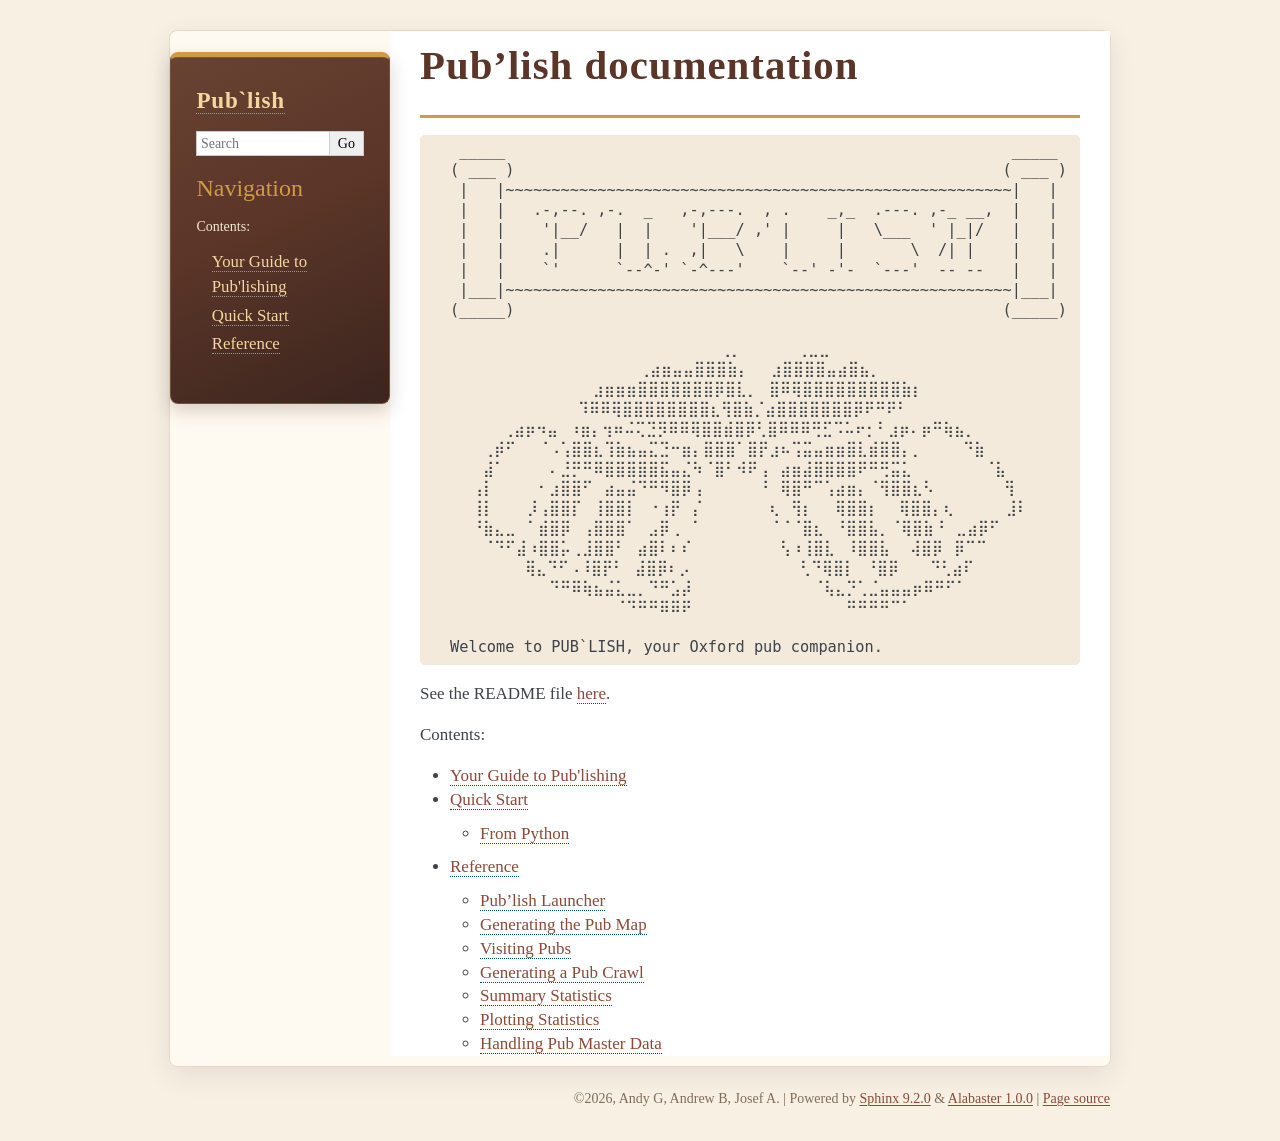
<file: index.html>
<!DOCTYPE html>

<html lang="en" data-content_root="./">
  <head>
    <meta charset="utf-8" />
    <meta name="viewport" content="width=device-width, initial-scale=1.0" /><meta name="viewport" content="width=device-width, initial-scale=1" />

    <title>Pub’lish documentation &#8212; Pub`lish 1.0.0 documentation</title>
    <link rel="stylesheet" type="text/css" href="_static/pygments.css?v=5ecbeea2" />
    <link rel="stylesheet" type="text/css" href="_static/basic.css?v=b08954a9" />
    <link rel="stylesheet" type="text/css" href="_static/alabaster.css?v=27fed22d" />
    <link rel="stylesheet" type="text/css" href="_static/custom.css?v=14e20edf" />
    <script src="_static/documentation_options.js?v=8d563738"></script>
    <script src="_static/doctools.js?v=fd6eb6e6"></script>
    <script src="_static/sphinx_highlight.js?v=6ffebe34"></script>
    <link rel="index" title="Index" href="genindex.html" />
    <link rel="search" title="Search" href="search.html" />
    <link rel="next" title="Let’s learn how to Pub’lish!" href="guide.html" />
   
  <link rel="stylesheet" href="_static/custom.css" type="text/css" />
  

  
  

  </head><body>
  

    <div class="document">
      <div class="documentwrapper">
        <div class="bodywrapper">
          

          <div class="body" role="main">
            
  <section id="pub-lish-documentation">
<h1>Pub’lish documentation<a class="headerlink" href="#pub-lish-documentation" title="Link to this heading">¶</a></h1>
<div class="highlight-default notranslate"><div class="highlight"><pre><span></span> _____                                                       _____
( ___ )                                                     ( ___ )
 |   |~~~~~~~~~~~~~~~~~~~~~~~~~~~~~~~~~~~~~~~~~~~~~~~~~~~~~~~|   |
 |   |   .-,--. ,-.  _   ,-,---.  , .    _,_  .---. ,-_ __,  |   |
 |   |    '|__/   |  |    '|___/ ,' |     |   \___  ' |_|/   |   |
 |   |    .|      |  | .  ,|   \    |     |       \  /| |    |   |
 |   |    `'      `--^-' `-^---'    `--' -'-  `---'  -- --   |   |
 |___|~~~~~~~~~~~~~~~~~~~~~~~~~~~~~~~~~~~~~~~~~~~~~~~~~~~~~~~|___|
(_____)                                                     (_____)

             ⠀⠀⠀⠀  ⠀⠀⠀⠀⠀⠀⠀⠀⢀⡀⠀⠀⠀⠀⠀⢀⣀⣀⠀⠀⠀⠀⠀⠀⠀⠀⠀⠀⠀⠀⠀
        ⠀⠀⠀⠀⠀⠀   ⠀⠀⢀⣴⣶⣤⣤⣿⣿⣿⣷⡄⠀⠀⣰⣿⣿⣿⣿⣤⣴⣿⣦⡀⠀⠀⠀⠀⠀⠀⠀
⠀⠀⠀⠀⠀⠀⠀⠀⠀⠀⠀⠀⠀⣰⣶⣶⣶⣿⣿⣿⣿⣿⣿⣿⡿⣿⣇⡀⠀⣿⠿⢿⣿⣿⣿⣿⣿⣿⣿⣿⣿⣷⡆
  ⠀⠀⠀⠀⠀⠀⠀⠀⠀⠀⠹⠿⠿⢿⣿⣿⣿⣿⣿⣿⣿⣿⣆⢻⣿⣷⡈⣴⣿⣿⣿⣿⣿⣿⣿⡿⠟⠛⠟⠃⠀⠀⠀
⠀⠀⠀⠀ ⢀⣴⡶⠲⣤⠀⠰⣶⡄⢲⠶⠬⢍⣙⡻⠿⠿⢿⣿⣿⣾⣿⡿⢃⣿⠿⠿⠿⢛⣋⠩⠥⠖⡂⠃⣰⡶⠄⡶⠛⢷⣦⡀
⠀⠀⠀⢀⡾⠋⠀⠀⠈⠠⢡⣿⣿⣆⢹⣷⣦⣤⣍⣙⠒⣶⡄⣿⣿⣿⠁⣿⡟⣰⠦⢩⣭⣤⣶⣶⣿⣇⣾⣿⣿⡄⡀⠀  ⠀⠙⣷
⠀⠀⠀⣼⠁⠀⠀⠀⠀⠄⣘⡛⠛⠿⣿⣿⣿⣿⣿⣯⣤⣌⠳⠈⣿⠃⠺⠟⢠⠀⣴⣶⣼⣿⣿⣿⣿⠟⠛⢛⣭⣅⠀⠀⠀⠀   ⠈⣧
⠀⠀⢠⡇⠀⠀⠀⠀⠂⣰⣿⣿⠋⠀⣴⣤⣬⠙⠛⠻⣿⡿⢠⠀⠀⠀⠀⠀⠘⠀⢿⣿⠛⠉⢡⣴⣶⡄⠈⢻⣿⣿⣆⠣⠀⠀    ⠀⢻
⠀⠀⢸⡇⠀⠀⠀⡸⢠⣿⣿⡏⠀⢸⣿⣿⡇⠀⠐⢰⡟⠀⡌⠀⠀⠀⠀⠀⠀⢆⠀⢻⡆⠀⠀⢿⣿⣿⡆ ⠀⢿⣿⣿⡄⢆⠀⠀  ⠀⣸⠇
⠀⠀⠘⣷⣄⣀⠀⠁⣾⣿⡿⠀⢠⣿⣿⣿⠁⠀⣠⡿⢀⠀⠁⠀⠀⠀⠀⠀⠀⠈⠈⠈⣿⣆⠀⠘⣿⣿⣧⡀⠈⢿⣿⣷⠘⠀⣀⣴⡿⠋
⠀⠀⠀⠈⠙⠋⣼⠰⣿⣿⡥⢀⣸⣿⣿⠃⠀⣴⣿⠇⠆⠎⠀⠀⠀⠀⠀⠀⠀⠀⢣⠰⢸⣿⣇⠀⠸⣿⣿⣧ ⠀⢼⣿⡿⠀⡿⠉⠉
 ⠀⠀⠀⠀⠀⠀⢿⣄⠙⠋⠠⠸⣿⡟⠃⠀⣼⣿⡿⠆⡠⠀⠀⠀⠀⠀⠀⠀⠀⠀⠀⢃⠙⢿⣿⡇⠀⠘⣿⡿⠀ ⠀⠙⢃⣴⠏
⠀⠀⠀⠀⠀⠀⠀⠀⠀⠙⠛⠿⢷⣦⣬⣅⣀⡀⠙⠛⣡⡼⠀⠀⠀⠀⠀⠀⠀⠀⠀⠀⠀⠈⢧⣄⡙⢁⣈⣤⣤⣤⡶⠿⠛⠋⠁
⠀⠀⠀⠀⠀⠀⠀⠀⠀⠀⠀⠀⠀⠀⠀⠈⠙⠛⠛⠿⠿⠟⠀⠀⠀⠀⠀⠀⠀⠀⠀⠀⠀⠀⠀⠀⠛⠛⠛⠛⠉⠁⠀⠀⠀⠀⠀

Welcome to PUB`LISH, your Oxford pub companion.
</pre></div>
</div>
<p>See the README file <a class="reference external" href="https://adgarnier.github.io/beer-app/readme.html">here</a>.</p>
<div class="toctree-wrapper compound">
<p class="caption" role="heading"><span class="caption-text">Contents:</span></p>
<ul>
<li class="toctree-l1"><a class="reference internal" href="guide.html">Your Guide to Pub'lishing</a></li>
<li class="toctree-l1"><a class="reference internal" href="quickstart.html">Quick Start</a><ul>
<li class="toctree-l2"><a class="reference internal" href="quickstart.html#from-python">From Python</a></li>
</ul>
</li>
<li class="toctree-l1"><a class="reference internal" href="reference.html">Reference</a><ul>
<li class="toctree-l2"><a class="reference internal" href="reference.html#module-beer_app.run">Pub’lish Launcher</a></li>
<li class="toctree-l2"><a class="reference internal" href="reference.html#module-beer_app.oxford_map">Generating the Pub Map</a></li>
<li class="toctree-l2"><a class="reference internal" href="reference.html#module-beer_app.visited_pubs">Visiting Pubs</a></li>
<li class="toctree-l2"><a class="reference internal" href="reference.html#module-beer_app.pub_crawl">Generating a Pub Crawl</a></li>
<li class="toctree-l2"><a class="reference internal" href="reference.html#module-beer_app.stats">Summary Statistics</a></li>
<li class="toctree-l2"><a class="reference internal" href="reference.html#module-beer_app.visualization">Plotting Statistics</a></li>
<li class="toctree-l2"><a class="reference internal" href="reference.html#module-beer_app.pub_data">Handling Pub Master Data</a></li>
</ul>
</li>
</ul>
</div>
</section>


          </div>
          
        </div>
      </div>
      <div class="sphinxsidebar" role="navigation" aria-label="Main">
        <div class="sphinxsidebarwrapper">
<h1 class="logo"><a href="#">Pub`lish</a></h1>









<search id="searchbox" style="display: none" role="search">
    <div class="searchformwrapper">
    <form class="search" action="search.html" method="get">
      <input type="text" name="q" aria-labelledby="searchlabel" autocomplete="off" autocorrect="off" autocapitalize="off" spellcheck="false" placeholder="Search"/>
      <input type="submit" value="Go" />
    </form>
    </div>
</search>
<script>document.getElementById('searchbox').style.display = "block"</script><h3>Navigation</h3>
<p class="caption" role="heading"><span class="caption-text">Contents:</span></p>
<ul>
<li class="toctree-l1"><a class="reference internal" href="guide.html">Your Guide to Pub'lishing</a></li>
<li class="toctree-l1"><a class="reference internal" href="quickstart.html">Quick Start</a></li>
<li class="toctree-l1"><a class="reference internal" href="reference.html">Reference</a></li>
</ul>

<div class="relations">
<h3>Related Topics</h3>
<ul>
  <li><a href="#">Documentation overview</a><ul>
      <li>Next: <a href="guide.html" title="next chapter">Let’s learn how to Pub’lish!</a></li>
  </ul></li>
</ul>
</div>








        </div>
      </div>
      <div class="clearer"></div>
    </div>
    <div class="footer">
      &#169;2026, Andy G, Andrew B, Josef A.
      
      |
      Powered by <a href="https://www.sphinx-doc.org/">Sphinx 9.2.0</a>
      &amp; <a href="https://alabaster.readthedocs.io">Alabaster 1.0.0</a>
      
      |
      <a href="_sources/index.rst.txt"
          rel="nofollow">Page source</a>
    </div>

    

    
  </body>
</html>
</file>
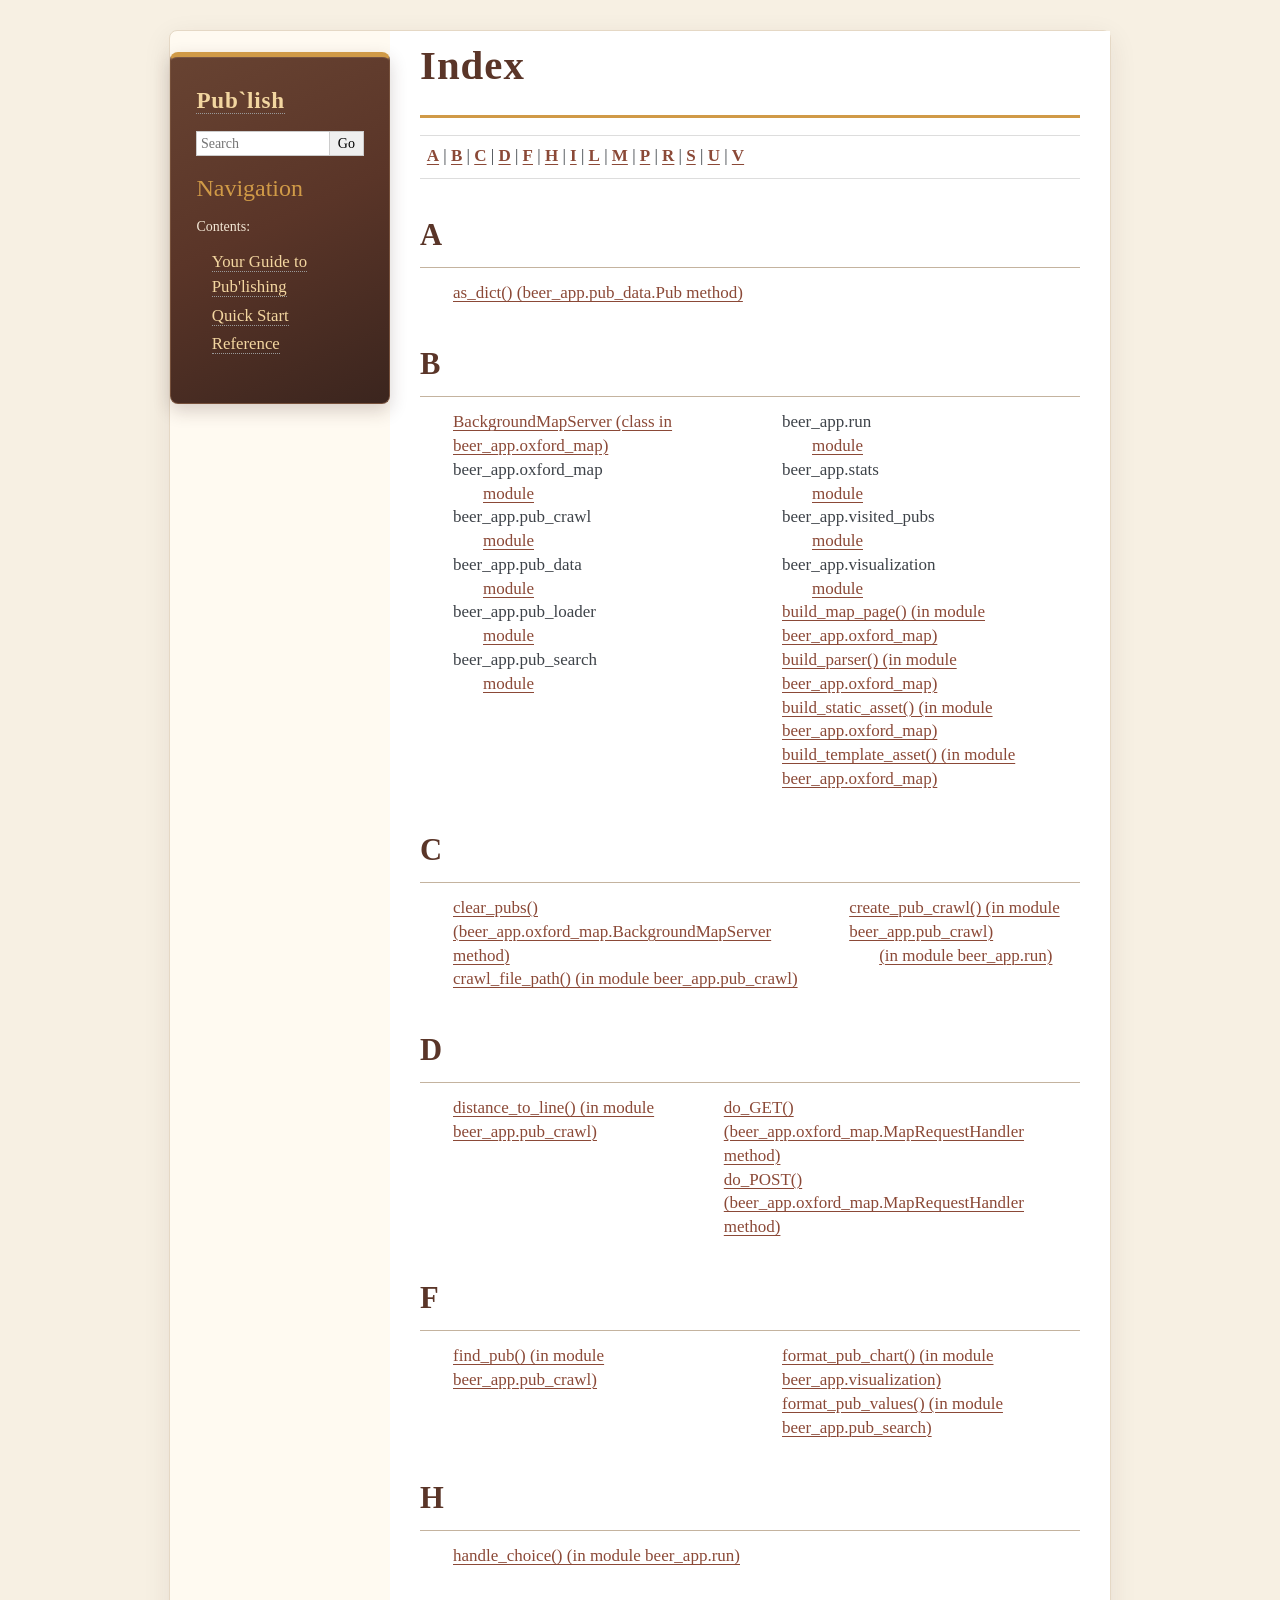
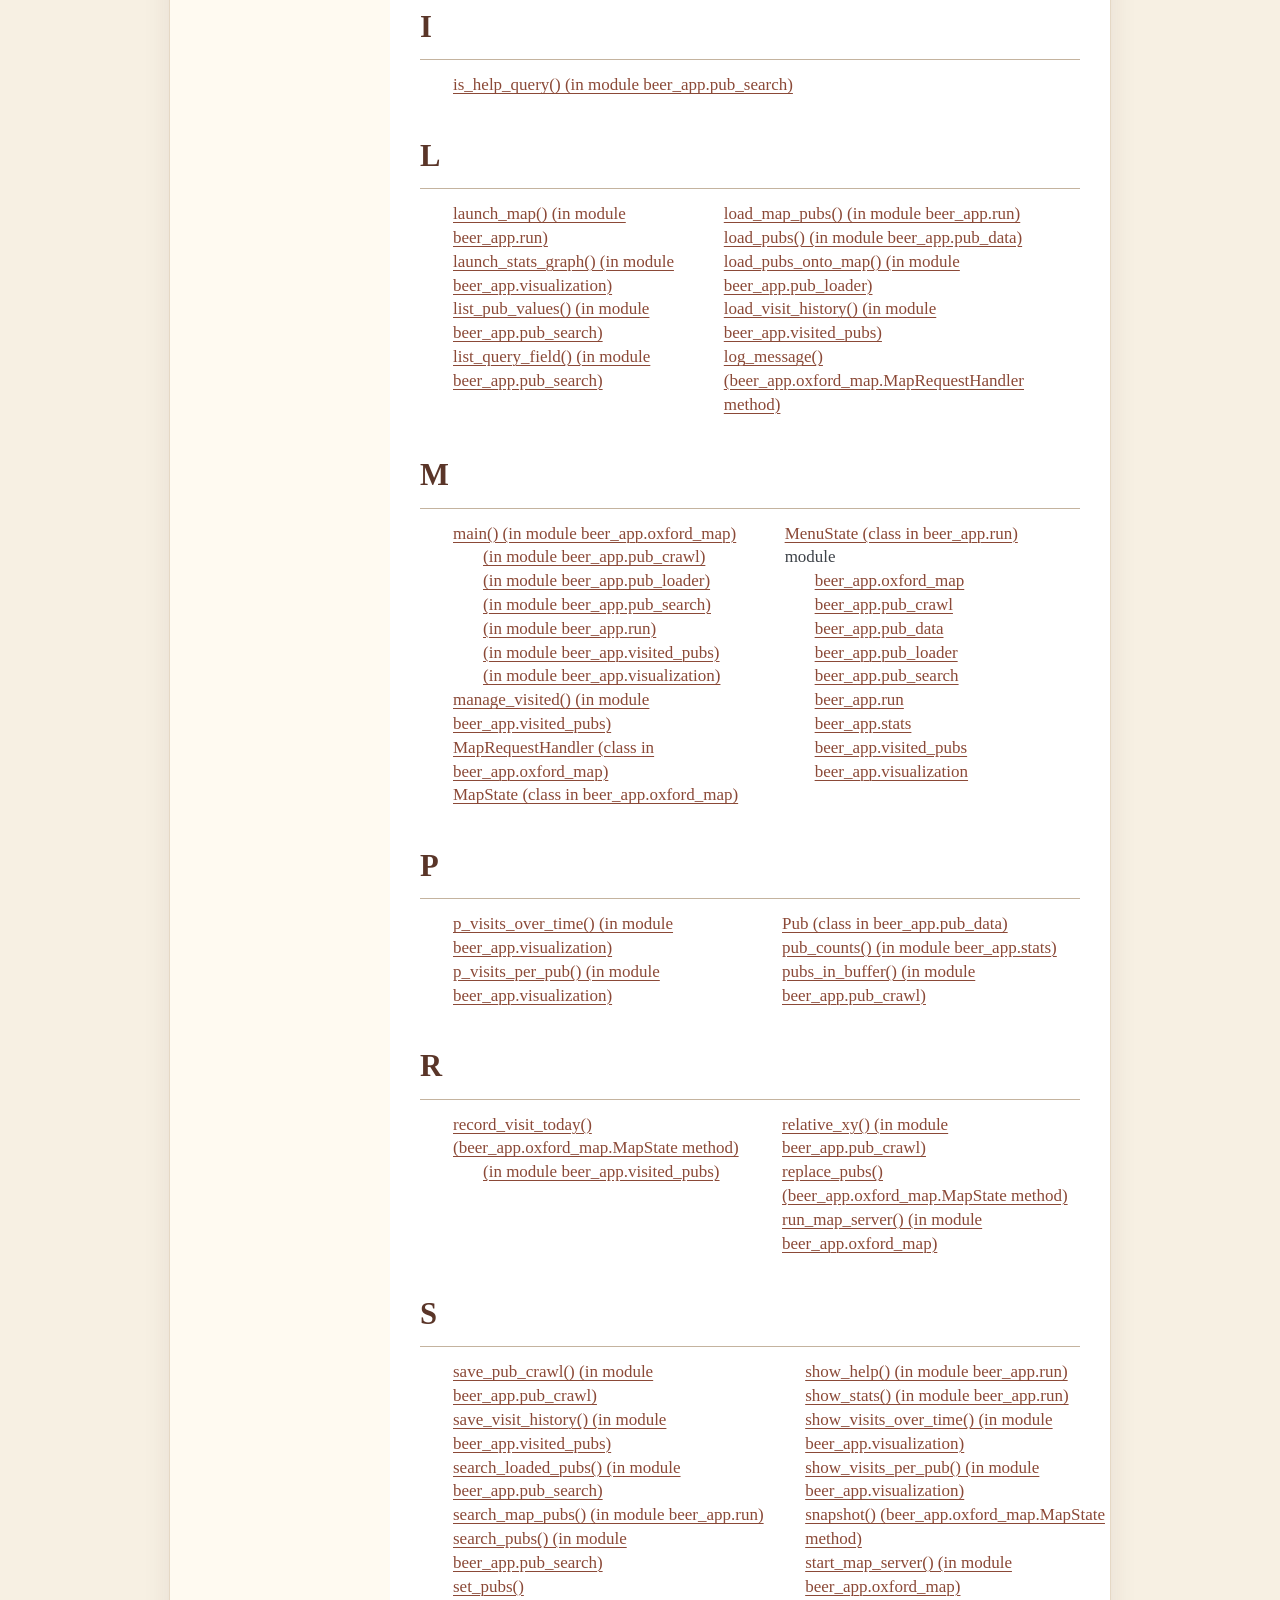
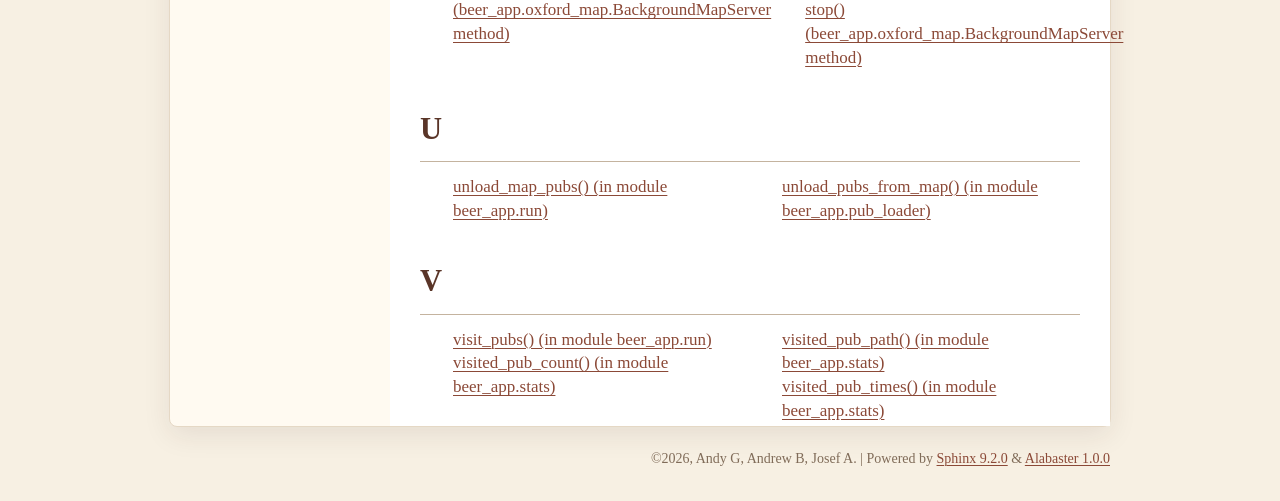
<file: genindex.html>
<!DOCTYPE html>

<html lang="en" data-content_root="./">
  <head>
    <meta charset="utf-8" />
    <meta name="viewport" content="width=device-width, initial-scale=1.0" />
    <title>Index &#8212; Pub`lish 1.0.0 documentation</title>
    <link rel="stylesheet" type="text/css" href="_static/pygments.css?v=5ecbeea2" />
    <link rel="stylesheet" type="text/css" href="_static/basic.css?v=b08954a9" />
    <link rel="stylesheet" type="text/css" href="_static/alabaster.css?v=27fed22d" />
    <link rel="stylesheet" type="text/css" href="_static/custom.css?v=14e20edf" />
    <script src="_static/documentation_options.js?v=8d563738"></script>
    <script src="_static/doctools.js?v=fd6eb6e6"></script>
    <script src="_static/sphinx_highlight.js?v=6ffebe34"></script>
    <link rel="index" title="Index" href="#" />
    <link rel="search" title="Search" href="search.html" />
   
  <link rel="stylesheet" href="_static/custom.css" type="text/css" />
  

  
  

  </head><body>
  

    <div class="document">
      <div class="documentwrapper">
        <div class="bodywrapper">
          

          <div class="body" role="main">
            

<h1 id="index">Index</h1>

<div class="genindex-jumpbox">
 <a href="#A"><strong>A</strong></a>
 | <a href="#B"><strong>B</strong></a>
 | <a href="#C"><strong>C</strong></a>
 | <a href="#D"><strong>D</strong></a>
 | <a href="#F"><strong>F</strong></a>
 | <a href="#H"><strong>H</strong></a>
 | <a href="#I"><strong>I</strong></a>
 | <a href="#L"><strong>L</strong></a>
 | <a href="#M"><strong>M</strong></a>
 | <a href="#P"><strong>P</strong></a>
 | <a href="#R"><strong>R</strong></a>
 | <a href="#S"><strong>S</strong></a>
 | <a href="#U"><strong>U</strong></a>
 | <a href="#V"><strong>V</strong></a>
 
</div>
<h2 id="A">A</h2>
<table style="width: 100%" class="indextable genindextable"><tr>
  <td style="width: 33%; vertical-align: top;"><ul>
      <li><a href="reference.html#beer_app.pub_data.Pub.as_dict">as_dict() (beer_app.pub_data.Pub method)</a>
</li>
  </ul></td>
</tr></table>

<h2 id="B">B</h2>
<table style="width: 100%" class="indextable genindextable"><tr>
  <td style="width: 33%; vertical-align: top;"><ul>
      <li><a href="reference.html#beer_app.oxford_map.BackgroundMapServer">BackgroundMapServer (class in beer_app.oxford_map)</a>
</li>
      <li>
    beer_app.oxford_map

      <ul>
        <li><a href="reference.html#module-beer_app.oxford_map">module</a>
</li>
      </ul></li>
      <li>
    beer_app.pub_crawl

      <ul>
        <li><a href="reference.html#module-beer_app.pub_crawl">module</a>
</li>
      </ul></li>
      <li>
    beer_app.pub_data

      <ul>
        <li><a href="reference.html#module-beer_app.pub_data">module</a>
</li>
      </ul></li>
      <li>
    beer_app.pub_loader

      <ul>
        <li><a href="reference.html#module-beer_app.pub_loader">module</a>
</li>
      </ul></li>
      <li>
    beer_app.pub_search

      <ul>
        <li><a href="reference.html#module-beer_app.pub_search">module</a>
</li>
      </ul></li>
  </ul></td>
  <td style="width: 33%; vertical-align: top;"><ul>
      <li>
    beer_app.run

      <ul>
        <li><a href="reference.html#module-beer_app.run">module</a>
</li>
      </ul></li>
      <li>
    beer_app.stats

      <ul>
        <li><a href="reference.html#module-beer_app.stats">module</a>
</li>
      </ul></li>
      <li>
    beer_app.visited_pubs

      <ul>
        <li><a href="reference.html#module-beer_app.visited_pubs">module</a>
</li>
      </ul></li>
      <li>
    beer_app.visualization

      <ul>
        <li><a href="reference.html#module-beer_app.visualization">module</a>
</li>
      </ul></li>
      <li><a href="reference.html#beer_app.oxford_map.build_map_page">build_map_page() (in module beer_app.oxford_map)</a>
</li>
      <li><a href="reference.html#beer_app.oxford_map.build_parser">build_parser() (in module beer_app.oxford_map)</a>
</li>
      <li><a href="reference.html#beer_app.oxford_map.build_static_asset">build_static_asset() (in module beer_app.oxford_map)</a>
</li>
      <li><a href="reference.html#beer_app.oxford_map.build_template_asset">build_template_asset() (in module beer_app.oxford_map)</a>
</li>
  </ul></td>
</tr></table>

<h2 id="C">C</h2>
<table style="width: 100%" class="indextable genindextable"><tr>
  <td style="width: 33%; vertical-align: top;"><ul>
      <li><a href="reference.html#beer_app.oxford_map.BackgroundMapServer.clear_pubs">clear_pubs() (beer_app.oxford_map.BackgroundMapServer method)</a>
</li>
      <li><a href="reference.html#beer_app.pub_crawl.crawl_file_path">crawl_file_path() (in module beer_app.pub_crawl)</a>
</li>
  </ul></td>
  <td style="width: 33%; vertical-align: top;"><ul>
      <li><a href="reference.html#beer_app.pub_crawl.create_pub_crawl">create_pub_crawl() (in module beer_app.pub_crawl)</a>

      <ul>
        <li><a href="reference.html#beer_app.run.create_pub_crawl">(in module beer_app.run)</a>
</li>
      </ul></li>
  </ul></td>
</tr></table>

<h2 id="D">D</h2>
<table style="width: 100%" class="indextable genindextable"><tr>
  <td style="width: 33%; vertical-align: top;"><ul>
      <li><a href="reference.html#beer_app.pub_crawl.distance_to_line">distance_to_line() (in module beer_app.pub_crawl)</a>
</li>
  </ul></td>
  <td style="width: 33%; vertical-align: top;"><ul>
      <li><a href="reference.html#beer_app.oxford_map.MapRequestHandler.do_GET">do_GET() (beer_app.oxford_map.MapRequestHandler method)</a>
</li>
      <li><a href="reference.html#beer_app.oxford_map.MapRequestHandler.do_POST">do_POST() (beer_app.oxford_map.MapRequestHandler method)</a>
</li>
  </ul></td>
</tr></table>

<h2 id="F">F</h2>
<table style="width: 100%" class="indextable genindextable"><tr>
  <td style="width: 33%; vertical-align: top;"><ul>
      <li><a href="reference.html#beer_app.pub_crawl.find_pub">find_pub() (in module beer_app.pub_crawl)</a>
</li>
  </ul></td>
  <td style="width: 33%; vertical-align: top;"><ul>
      <li><a href="reference.html#beer_app.visualization.format_pub_chart">format_pub_chart() (in module beer_app.visualization)</a>
</li>
      <li><a href="reference.html#beer_app.pub_search.format_pub_values">format_pub_values() (in module beer_app.pub_search)</a>
</li>
  </ul></td>
</tr></table>

<h2 id="H">H</h2>
<table style="width: 100%" class="indextable genindextable"><tr>
  <td style="width: 33%; vertical-align: top;"><ul>
      <li><a href="reference.html#beer_app.run.handle_choice">handle_choice() (in module beer_app.run)</a>
</li>
  </ul></td>
</tr></table>

<h2 id="I">I</h2>
<table style="width: 100%" class="indextable genindextable"><tr>
  <td style="width: 33%; vertical-align: top;"><ul>
      <li><a href="reference.html#beer_app.pub_search.is_help_query">is_help_query() (in module beer_app.pub_search)</a>
</li>
  </ul></td>
</tr></table>

<h2 id="L">L</h2>
<table style="width: 100%" class="indextable genindextable"><tr>
  <td style="width: 33%; vertical-align: top;"><ul>
      <li><a href="reference.html#beer_app.run.launch_map">launch_map() (in module beer_app.run)</a>
</li>
      <li><a href="reference.html#beer_app.visualization.launch_stats_graph">launch_stats_graph() (in module beer_app.visualization)</a>
</li>
      <li><a href="reference.html#beer_app.pub_search.list_pub_values">list_pub_values() (in module beer_app.pub_search)</a>
</li>
      <li><a href="reference.html#beer_app.pub_search.list_query_field">list_query_field() (in module beer_app.pub_search)</a>
</li>
  </ul></td>
  <td style="width: 33%; vertical-align: top;"><ul>
      <li><a href="reference.html#beer_app.run.load_map_pubs">load_map_pubs() (in module beer_app.run)</a>
</li>
      <li><a href="reference.html#beer_app.pub_data.load_pubs">load_pubs() (in module beer_app.pub_data)</a>
</li>
      <li><a href="reference.html#beer_app.pub_loader.load_pubs_onto_map">load_pubs_onto_map() (in module beer_app.pub_loader)</a>
</li>
      <li><a href="reference.html#beer_app.visited_pubs.load_visit_history">load_visit_history() (in module beer_app.visited_pubs)</a>
</li>
      <li><a href="reference.html#beer_app.oxford_map.MapRequestHandler.log_message">log_message() (beer_app.oxford_map.MapRequestHandler method)</a>
</li>
  </ul></td>
</tr></table>

<h2 id="M">M</h2>
<table style="width: 100%" class="indextable genindextable"><tr>
  <td style="width: 33%; vertical-align: top;"><ul>
      <li><a href="reference.html#beer_app.oxford_map.main">main() (in module beer_app.oxford_map)</a>

      <ul>
        <li><a href="reference.html#beer_app.pub_crawl.main">(in module beer_app.pub_crawl)</a>
</li>
        <li><a href="reference.html#beer_app.pub_loader.main">(in module beer_app.pub_loader)</a>
</li>
        <li><a href="reference.html#beer_app.pub_search.main">(in module beer_app.pub_search)</a>
</li>
        <li><a href="reference.html#beer_app.run.main">(in module beer_app.run)</a>
</li>
        <li><a href="reference.html#beer_app.visited_pubs.main">(in module beer_app.visited_pubs)</a>
</li>
        <li><a href="reference.html#beer_app.visualization.main">(in module beer_app.visualization)</a>
</li>
      </ul></li>
      <li><a href="reference.html#beer_app.visited_pubs.manage_visited">manage_visited() (in module beer_app.visited_pubs)</a>
</li>
      <li><a href="reference.html#beer_app.oxford_map.MapRequestHandler">MapRequestHandler (class in beer_app.oxford_map)</a>
</li>
      <li><a href="reference.html#beer_app.oxford_map.MapState">MapState (class in beer_app.oxford_map)</a>
</li>
  </ul></td>
  <td style="width: 33%; vertical-align: top;"><ul>
      <li><a href="reference.html#beer_app.run.MenuState">MenuState (class in beer_app.run)</a>
</li>
      <li>
    module

      <ul>
        <li><a href="reference.html#module-beer_app.oxford_map">beer_app.oxford_map</a>
</li>
        <li><a href="reference.html#module-beer_app.pub_crawl">beer_app.pub_crawl</a>
</li>
        <li><a href="reference.html#module-beer_app.pub_data">beer_app.pub_data</a>
</li>
        <li><a href="reference.html#module-beer_app.pub_loader">beer_app.pub_loader</a>
</li>
        <li><a href="reference.html#module-beer_app.pub_search">beer_app.pub_search</a>
</li>
        <li><a href="reference.html#module-beer_app.run">beer_app.run</a>
</li>
        <li><a href="reference.html#module-beer_app.stats">beer_app.stats</a>
</li>
        <li><a href="reference.html#module-beer_app.visited_pubs">beer_app.visited_pubs</a>
</li>
        <li><a href="reference.html#module-beer_app.visualization">beer_app.visualization</a>
</li>
      </ul></li>
  </ul></td>
</tr></table>

<h2 id="P">P</h2>
<table style="width: 100%" class="indextable genindextable"><tr>
  <td style="width: 33%; vertical-align: top;"><ul>
      <li><a href="reference.html#beer_app.visualization.p_visits_over_time">p_visits_over_time() (in module beer_app.visualization)</a>
</li>
      <li><a href="reference.html#beer_app.visualization.p_visits_per_pub">p_visits_per_pub() (in module beer_app.visualization)</a>
</li>
  </ul></td>
  <td style="width: 33%; vertical-align: top;"><ul>
      <li><a href="reference.html#beer_app.pub_data.Pub">Pub (class in beer_app.pub_data)</a>
</li>
      <li><a href="reference.html#beer_app.stats.pub_counts">pub_counts() (in module beer_app.stats)</a>
</li>
      <li><a href="reference.html#beer_app.pub_crawl.pubs_in_buffer">pubs_in_buffer() (in module beer_app.pub_crawl)</a>
</li>
  </ul></td>
</tr></table>

<h2 id="R">R</h2>
<table style="width: 100%" class="indextable genindextable"><tr>
  <td style="width: 33%; vertical-align: top;"><ul>
      <li><a href="reference.html#beer_app.oxford_map.MapState.record_visit_today">record_visit_today() (beer_app.oxford_map.MapState method)</a>

      <ul>
        <li><a href="reference.html#beer_app.visited_pubs.record_visit_today">(in module beer_app.visited_pubs)</a>
</li>
      </ul></li>
  </ul></td>
  <td style="width: 33%; vertical-align: top;"><ul>
      <li><a href="reference.html#beer_app.pub_crawl.relative_xy">relative_xy() (in module beer_app.pub_crawl)</a>
</li>
      <li><a href="reference.html#beer_app.oxford_map.MapState.replace_pubs">replace_pubs() (beer_app.oxford_map.MapState method)</a>
</li>
      <li><a href="reference.html#beer_app.oxford_map.run_map_server">run_map_server() (in module beer_app.oxford_map)</a>
</li>
  </ul></td>
</tr></table>

<h2 id="S">S</h2>
<table style="width: 100%" class="indextable genindextable"><tr>
  <td style="width: 33%; vertical-align: top;"><ul>
      <li><a href="reference.html#beer_app.pub_crawl.save_pub_crawl">save_pub_crawl() (in module beer_app.pub_crawl)</a>
</li>
      <li><a href="reference.html#beer_app.visited_pubs.save_visit_history">save_visit_history() (in module beer_app.visited_pubs)</a>
</li>
      <li><a href="reference.html#beer_app.pub_search.search_loaded_pubs">search_loaded_pubs() (in module beer_app.pub_search)</a>
</li>
      <li><a href="reference.html#beer_app.run.search_map_pubs">search_map_pubs() (in module beer_app.run)</a>
</li>
      <li><a href="reference.html#beer_app.pub_search.search_pubs">search_pubs() (in module beer_app.pub_search)</a>
</li>
      <li><a href="reference.html#beer_app.oxford_map.BackgroundMapServer.set_pubs">set_pubs() (beer_app.oxford_map.BackgroundMapServer method)</a>
</li>
  </ul></td>
  <td style="width: 33%; vertical-align: top;"><ul>
      <li><a href="reference.html#beer_app.run.show_help">show_help() (in module beer_app.run)</a>
</li>
      <li><a href="reference.html#beer_app.run.show_stats">show_stats() (in module beer_app.run)</a>
</li>
      <li><a href="reference.html#beer_app.visualization.show_visits_over_time">show_visits_over_time() (in module beer_app.visualization)</a>
</li>
      <li><a href="reference.html#beer_app.visualization.show_visits_per_pub">show_visits_per_pub() (in module beer_app.visualization)</a>
</li>
      <li><a href="reference.html#beer_app.oxford_map.MapState.snapshot">snapshot() (beer_app.oxford_map.MapState method)</a>
</li>
      <li><a href="reference.html#beer_app.oxford_map.start_map_server">start_map_server() (in module beer_app.oxford_map)</a>
</li>
      <li><a href="reference.html#beer_app.oxford_map.BackgroundMapServer.stop">stop() (beer_app.oxford_map.BackgroundMapServer method)</a>
</li>
  </ul></td>
</tr></table>

<h2 id="U">U</h2>
<table style="width: 100%" class="indextable genindextable"><tr>
  <td style="width: 33%; vertical-align: top;"><ul>
      <li><a href="reference.html#beer_app.run.unload_map_pubs">unload_map_pubs() (in module beer_app.run)</a>
</li>
  </ul></td>
  <td style="width: 33%; vertical-align: top;"><ul>
      <li><a href="reference.html#beer_app.pub_loader.unload_pubs_from_map">unload_pubs_from_map() (in module beer_app.pub_loader)</a>
</li>
  </ul></td>
</tr></table>

<h2 id="V">V</h2>
<table style="width: 100%" class="indextable genindextable"><tr>
  <td style="width: 33%; vertical-align: top;"><ul>
      <li><a href="reference.html#beer_app.run.visit_pubs">visit_pubs() (in module beer_app.run)</a>
</li>
      <li><a href="reference.html#beer_app.stats.visited_pub_count">visited_pub_count() (in module beer_app.stats)</a>
</li>
  </ul></td>
  <td style="width: 33%; vertical-align: top;"><ul>
      <li><a href="reference.html#beer_app.stats.visited_pub_path">visited_pub_path() (in module beer_app.stats)</a>
</li>
      <li><a href="reference.html#beer_app.stats.visited_pub_times">visited_pub_times() (in module beer_app.stats)</a>
</li>
  </ul></td>
</tr></table>



          </div>
          
        </div>
      </div>
      <div class="sphinxsidebar" role="navigation" aria-label="Main">
        <div class="sphinxsidebarwrapper">
<h1 class="logo"><a href="index.html">Pub`lish</a></h1>









<search id="searchbox" style="display: none" role="search">
    <div class="searchformwrapper">
    <form class="search" action="search.html" method="get">
      <input type="text" name="q" aria-labelledby="searchlabel" autocomplete="off" autocorrect="off" autocapitalize="off" spellcheck="false" placeholder="Search"/>
      <input type="submit" value="Go" />
    </form>
    </div>
</search>
<script>document.getElementById('searchbox').style.display = "block"</script><h3>Navigation</h3>
<p class="caption" role="heading"><span class="caption-text">Contents:</span></p>
<ul>
<li class="toctree-l1"><a class="reference internal" href="guide.html">Your Guide to Pub'lishing</a></li>
<li class="toctree-l1"><a class="reference internal" href="quickstart.html">Quick Start</a></li>
<li class="toctree-l1"><a class="reference internal" href="reference.html">Reference</a></li>
</ul>

<div class="relations">
<h3>Related Topics</h3>
<ul>
  <li><a href="index.html">Documentation overview</a><ul>
  </ul></li>
</ul>
</div>








        </div>
      </div>
      <div class="clearer"></div>
    </div>
    <div class="footer">
      &#169;2026, Andy G, Andrew B, Josef A.
      
      |
      Powered by <a href="https://www.sphinx-doc.org/">Sphinx 9.2.0</a>
      &amp; <a href="https://alabaster.readthedocs.io">Alabaster 1.0.0</a>
      
    </div>

    

    
  </body>
</html>
</file>
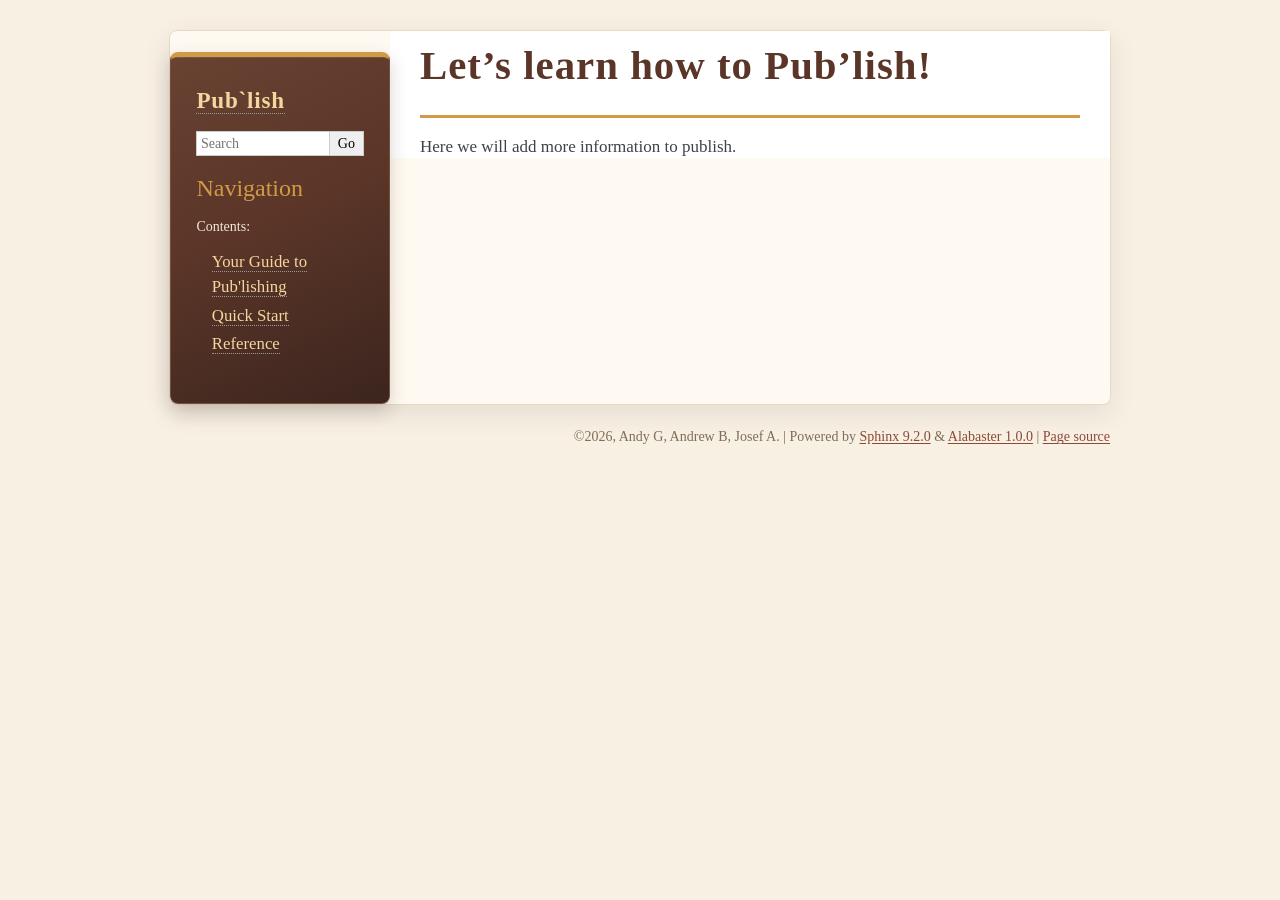
<file: guide.html>
<!DOCTYPE html>

<html lang="en" data-content_root="./">
  <head>
    <meta charset="utf-8" />
    <meta name="viewport" content="width=device-width, initial-scale=1.0" /><meta name="viewport" content="width=device-width, initial-scale=1" />

    <title>Let’s learn how to Pub’lish! &#8212; Pub`lish 1.0.0 documentation</title>
    <link rel="stylesheet" type="text/css" href="_static/pygments.css?v=5ecbeea2" />
    <link rel="stylesheet" type="text/css" href="_static/basic.css?v=b08954a9" />
    <link rel="stylesheet" type="text/css" href="_static/alabaster.css?v=27fed22d" />
    <link rel="stylesheet" type="text/css" href="_static/custom.css?v=14e20edf" />
    <script src="_static/documentation_options.js?v=8d563738"></script>
    <script src="_static/doctools.js?v=fd6eb6e6"></script>
    <script src="_static/sphinx_highlight.js?v=6ffebe34"></script>
    <link rel="index" title="Index" href="genindex.html" />
    <link rel="search" title="Search" href="search.html" />
    <link rel="next" title="Quickstart Guide" href="quickstart.html" />
    <link rel="prev" title="Pub’lish documentation" href="index.html" />
   
  <link rel="stylesheet" href="_static/custom.css" type="text/css" />
  

  
  

  </head><body>
  

    <div class="document">
      <div class="documentwrapper">
        <div class="bodywrapper">
          

          <div class="body" role="main">
            
  <section id="let-s-learn-how-to-pub-lish">
<h1>Let’s learn how to Pub’lish!<a class="headerlink" href="#let-s-learn-how-to-pub-lish" title="Link to this heading">¶</a></h1>
<p>Here we will add more information to publish.</p>
</section>


          </div>
          
        </div>
      </div>
      <div class="sphinxsidebar" role="navigation" aria-label="Main">
        <div class="sphinxsidebarwrapper">
<h1 class="logo"><a href="index.html">Pub`lish</a></h1>









<search id="searchbox" style="display: none" role="search">
    <div class="searchformwrapper">
    <form class="search" action="search.html" method="get">
      <input type="text" name="q" aria-labelledby="searchlabel" autocomplete="off" autocorrect="off" autocapitalize="off" spellcheck="false" placeholder="Search"/>
      <input type="submit" value="Go" />
    </form>
    </div>
</search>
<script>document.getElementById('searchbox').style.display = "block"</script><h3>Navigation</h3>
<p class="caption" role="heading"><span class="caption-text">Contents:</span></p>
<ul class="current">
<li class="toctree-l1 current"><a class="current reference internal" href="#">Your Guide to Pub'lishing</a></li>
<li class="toctree-l1"><a class="reference internal" href="quickstart.html">Quick Start</a></li>
<li class="toctree-l1"><a class="reference internal" href="reference.html">Reference</a></li>
</ul>

<div class="relations">
<h3>Related Topics</h3>
<ul>
  <li><a href="index.html">Documentation overview</a><ul>
      <li>Previous: <a href="index.html" title="previous chapter">Pub’lish documentation</a></li>
      <li>Next: <a href="quickstart.html" title="next chapter">Quickstart Guide</a></li>
  </ul></li>
</ul>
</div>








        </div>
      </div>
      <div class="clearer"></div>
    </div>
    <div class="footer">
      &#169;2026, Andy G, Andrew B, Josef A.
      
      |
      Powered by <a href="https://www.sphinx-doc.org/">Sphinx 9.2.0</a>
      &amp; <a href="https://alabaster.readthedocs.io">Alabaster 1.0.0</a>
      
      |
      <a href="_sources/guide.rst.txt"
          rel="nofollow">Page source</a>
    </div>

    

    
  </body>
</html>
</file>
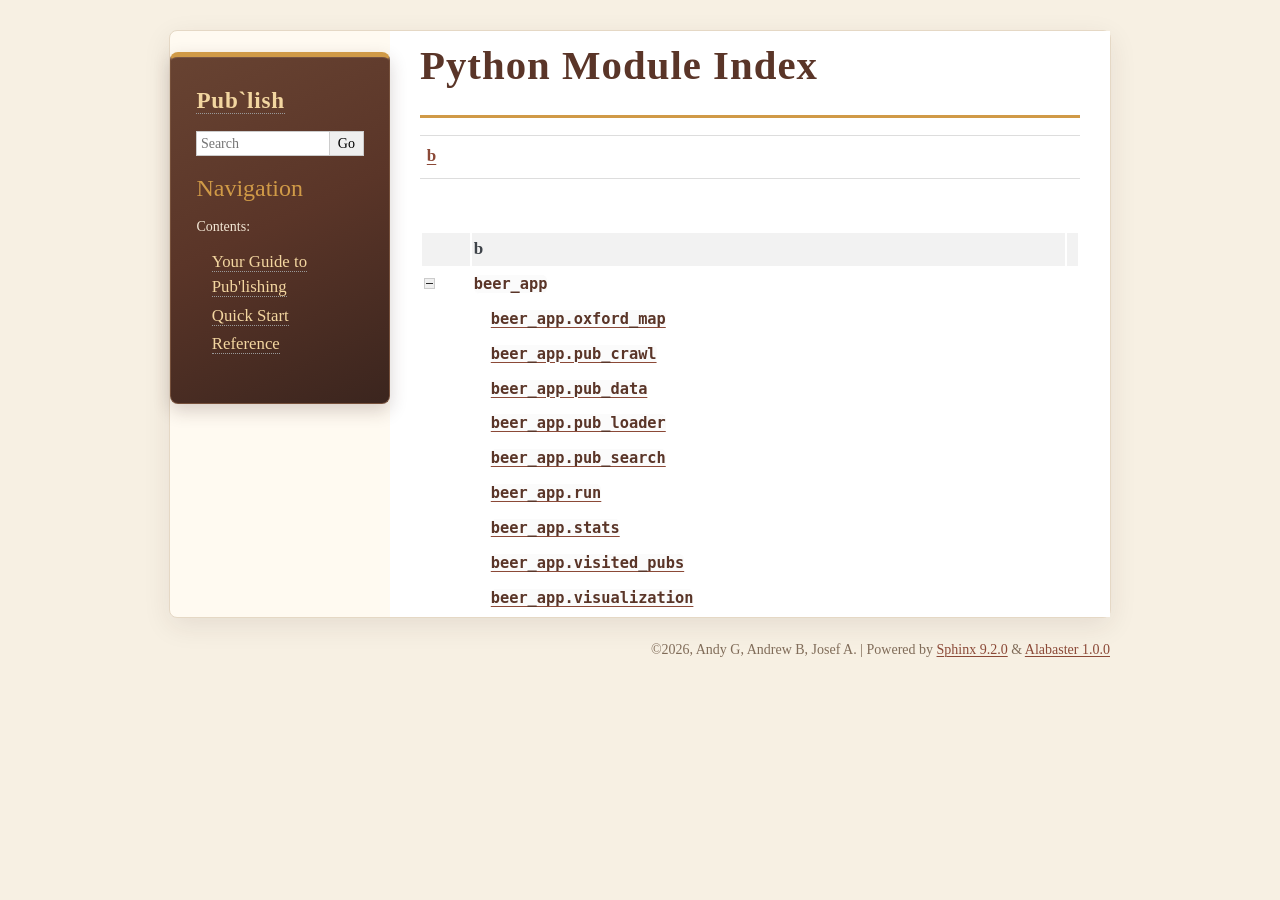
<file: py-modindex.html>
<!DOCTYPE html>

<html lang="en" data-content_root="./">
  <head>
    <meta charset="utf-8" />
    <meta name="viewport" content="width=device-width, initial-scale=1.0" />
    <title>Python Module Index &#8212; Pub`lish 1.0.0 documentation</title>
    <link rel="stylesheet" type="text/css" href="_static/pygments.css?v=5ecbeea2" />
    <link rel="stylesheet" type="text/css" href="_static/basic.css?v=b08954a9" />
    <link rel="stylesheet" type="text/css" href="_static/alabaster.css?v=27fed22d" />
    <link rel="stylesheet" type="text/css" href="_static/custom.css?v=14e20edf" />
    <script src="_static/documentation_options.js?v=8d563738"></script>
    <script src="_static/doctools.js?v=fd6eb6e6"></script>
    <script src="_static/sphinx_highlight.js?v=6ffebe34"></script>
    <link rel="index" title="Index" href="genindex.html" />
    <link rel="search" title="Search" href="search.html" />

   
  <link rel="stylesheet" href="_static/custom.css" type="text/css" />
  

  
  



  </head><body>
  

    <div class="document">
      <div class="documentwrapper">
        <div class="bodywrapper">
          

          <div class="body" role="main">
            

   <h1>Python Module Index</h1>

   <div class="modindex-jumpbox">
   <a href="#cap-b"><strong>b</strong></a>
   </div>

   <table class="indextable modindextable">
     <tr class="pcap"><td></td><td>&#160;</td><td></td></tr>
     <tr class="cap" id="cap-b"><td></td><td>
       <strong>b</strong></td><td></td></tr>
     <tr>
       <td><img src="_static/minus.png" class="toggler"
              id="toggle-1" style="display: none" alt="-" /></td>
       <td>
       <code class="xref">beer_app</code></td><td>
       <em></em></td></tr>
     <tr class="cg-1">
       <td></td>
       <td>&#160;&#160;&#160;
       <a href="reference.html#module-beer_app.oxford_map"><code class="xref">beer_app.oxford_map</code></a></td><td>
       <em></em></td></tr>
     <tr class="cg-1">
       <td></td>
       <td>&#160;&#160;&#160;
       <a href="reference.html#module-beer_app.pub_crawl"><code class="xref">beer_app.pub_crawl</code></a></td><td>
       <em></em></td></tr>
     <tr class="cg-1">
       <td></td>
       <td>&#160;&#160;&#160;
       <a href="reference.html#module-beer_app.pub_data"><code class="xref">beer_app.pub_data</code></a></td><td>
       <em></em></td></tr>
     <tr class="cg-1">
       <td></td>
       <td>&#160;&#160;&#160;
       <a href="reference.html#module-beer_app.pub_loader"><code class="xref">beer_app.pub_loader</code></a></td><td>
       <em></em></td></tr>
     <tr class="cg-1">
       <td></td>
       <td>&#160;&#160;&#160;
       <a href="reference.html#module-beer_app.pub_search"><code class="xref">beer_app.pub_search</code></a></td><td>
       <em></em></td></tr>
     <tr class="cg-1">
       <td></td>
       <td>&#160;&#160;&#160;
       <a href="reference.html#module-beer_app.run"><code class="xref">beer_app.run</code></a></td><td>
       <em></em></td></tr>
     <tr class="cg-1">
       <td></td>
       <td>&#160;&#160;&#160;
       <a href="reference.html#module-beer_app.stats"><code class="xref">beer_app.stats</code></a></td><td>
       <em></em></td></tr>
     <tr class="cg-1">
       <td></td>
       <td>&#160;&#160;&#160;
       <a href="reference.html#module-beer_app.visited_pubs"><code class="xref">beer_app.visited_pubs</code></a></td><td>
       <em></em></td></tr>
     <tr class="cg-1">
       <td></td>
       <td>&#160;&#160;&#160;
       <a href="reference.html#module-beer_app.visualization"><code class="xref">beer_app.visualization</code></a></td><td>
       <em></em></td></tr>
   </table>


          </div>
          
        </div>
      </div>
      <div class="sphinxsidebar" role="navigation" aria-label="Main">
        <div class="sphinxsidebarwrapper">
<h1 class="logo"><a href="index.html">Pub`lish</a></h1>









<search id="searchbox" style="display: none" role="search">
    <div class="searchformwrapper">
    <form class="search" action="search.html" method="get">
      <input type="text" name="q" aria-labelledby="searchlabel" autocomplete="off" autocorrect="off" autocapitalize="off" spellcheck="false" placeholder="Search"/>
      <input type="submit" value="Go" />
    </form>
    </div>
</search>
<script>document.getElementById('searchbox').style.display = "block"</script><h3>Navigation</h3>
<p class="caption" role="heading"><span class="caption-text">Contents:</span></p>
<ul>
<li class="toctree-l1"><a class="reference internal" href="guide.html">Your Guide to Pub'lishing</a></li>
<li class="toctree-l1"><a class="reference internal" href="quickstart.html">Quick Start</a></li>
<li class="toctree-l1"><a class="reference internal" href="reference.html">Reference</a></li>
</ul>

<div class="relations">
<h3>Related Topics</h3>
<ul>
  <li><a href="index.html">Documentation overview</a><ul>
  </ul></li>
</ul>
</div>








        </div>
      </div>
      <div class="clearer"></div>
    </div>
    <div class="footer">
      &#169;2026, Andy G, Andrew B, Josef A.
      
      |
      Powered by <a href="https://www.sphinx-doc.org/">Sphinx 9.2.0</a>
      &amp; <a href="https://alabaster.readthedocs.io">Alabaster 1.0.0</a>
      
    </div>

    

    
  </body>
</html>
</file>
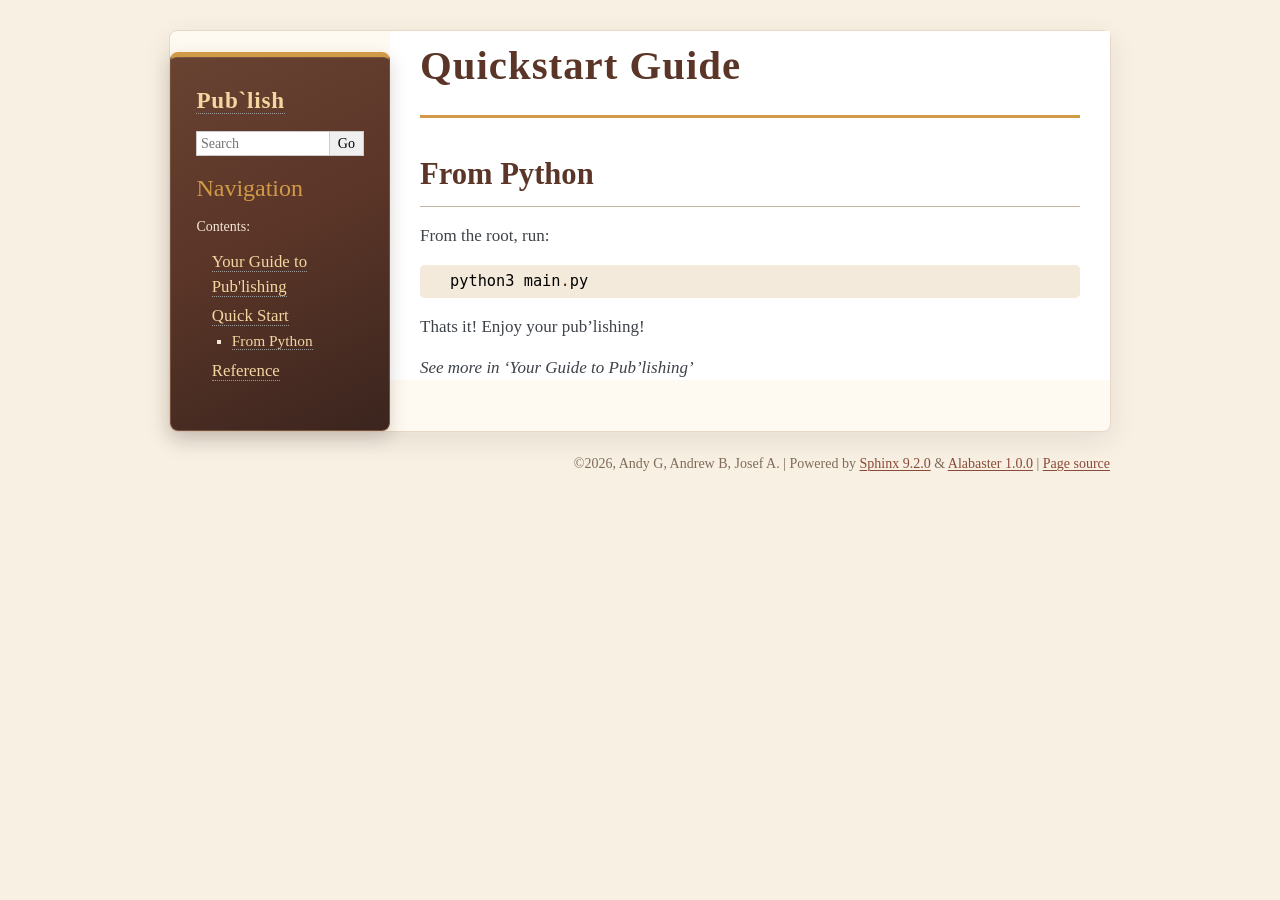
<file: quickstart.html>
<!DOCTYPE html>

<html lang="en" data-content_root="./">
  <head>
    <meta charset="utf-8" />
    <meta name="viewport" content="width=device-width, initial-scale=1.0" /><meta name="viewport" content="width=device-width, initial-scale=1" />

    <title>Quickstart Guide &#8212; Pub`lish 1.0.0 documentation</title>
    <link rel="stylesheet" type="text/css" href="_static/pygments.css?v=5ecbeea2" />
    <link rel="stylesheet" type="text/css" href="_static/basic.css?v=b08954a9" />
    <link rel="stylesheet" type="text/css" href="_static/alabaster.css?v=27fed22d" />
    <link rel="stylesheet" type="text/css" href="_static/custom.css?v=14e20edf" />
    <script src="_static/documentation_options.js?v=8d563738"></script>
    <script src="_static/doctools.js?v=fd6eb6e6"></script>
    <script src="_static/sphinx_highlight.js?v=6ffebe34"></script>
    <link rel="index" title="Index" href="genindex.html" />
    <link rel="search" title="Search" href="search.html" />
    <link rel="next" title="API reference" href="reference.html" />
    <link rel="prev" title="Let’s learn how to Pub’lish!" href="guide.html" />
   
  <link rel="stylesheet" href="_static/custom.css" type="text/css" />
  

  
  

  </head><body>
  

    <div class="document">
      <div class="documentwrapper">
        <div class="bodywrapper">
          

          <div class="body" role="main">
            
  <section id="quickstart-guide">
<h1>Quickstart Guide<a class="headerlink" href="#quickstart-guide" title="Link to this heading">¶</a></h1>
<section id="from-python">
<h2>From Python<a class="headerlink" href="#from-python" title="Link to this heading">¶</a></h2>
<p>From the root, run:</p>
<div class="highlight-python notranslate"><div class="highlight"><pre><span></span><span class="n">python3</span> <span class="n">main</span><span class="o">.</span><span class="n">py</span>
</pre></div>
</div>
<p>Thats it! Enjoy your pub’lishing!</p>
<p><em>See more in ‘Your Guide to Pub’lishing’</em></p>
</section>
</section>


          </div>
          
        </div>
      </div>
      <div class="sphinxsidebar" role="navigation" aria-label="Main">
        <div class="sphinxsidebarwrapper">
<h1 class="logo"><a href="index.html">Pub`lish</a></h1>









<search id="searchbox" style="display: none" role="search">
    <div class="searchformwrapper">
    <form class="search" action="search.html" method="get">
      <input type="text" name="q" aria-labelledby="searchlabel" autocomplete="off" autocorrect="off" autocapitalize="off" spellcheck="false" placeholder="Search"/>
      <input type="submit" value="Go" />
    </form>
    </div>
</search>
<script>document.getElementById('searchbox').style.display = "block"</script><h3>Navigation</h3>
<p class="caption" role="heading"><span class="caption-text">Contents:</span></p>
<ul class="current">
<li class="toctree-l1"><a class="reference internal" href="guide.html">Your Guide to Pub'lishing</a></li>
<li class="toctree-l1 current"><a class="current reference internal" href="#">Quick Start</a><ul>
<li class="toctree-l2"><a class="reference internal" href="#from-python">From Python</a></li>
</ul>
</li>
<li class="toctree-l1"><a class="reference internal" href="reference.html">Reference</a></li>
</ul>

<div class="relations">
<h3>Related Topics</h3>
<ul>
  <li><a href="index.html">Documentation overview</a><ul>
      <li>Previous: <a href="guide.html" title="previous chapter">Let’s learn how to Pub’lish!</a></li>
      <li>Next: <a href="reference.html" title="next chapter">API reference</a></li>
  </ul></li>
</ul>
</div>








        </div>
      </div>
      <div class="clearer"></div>
    </div>
    <div class="footer">
      &#169;2026, Andy G, Andrew B, Josef A.
      
      |
      Powered by <a href="https://www.sphinx-doc.org/">Sphinx 9.2.0</a>
      &amp; <a href="https://alabaster.readthedocs.io">Alabaster 1.0.0</a>
      
      |
      <a href="_sources/quickstart.rst.txt"
          rel="nofollow">Page source</a>
    </div>

    

    
  </body>
</html>
</file>
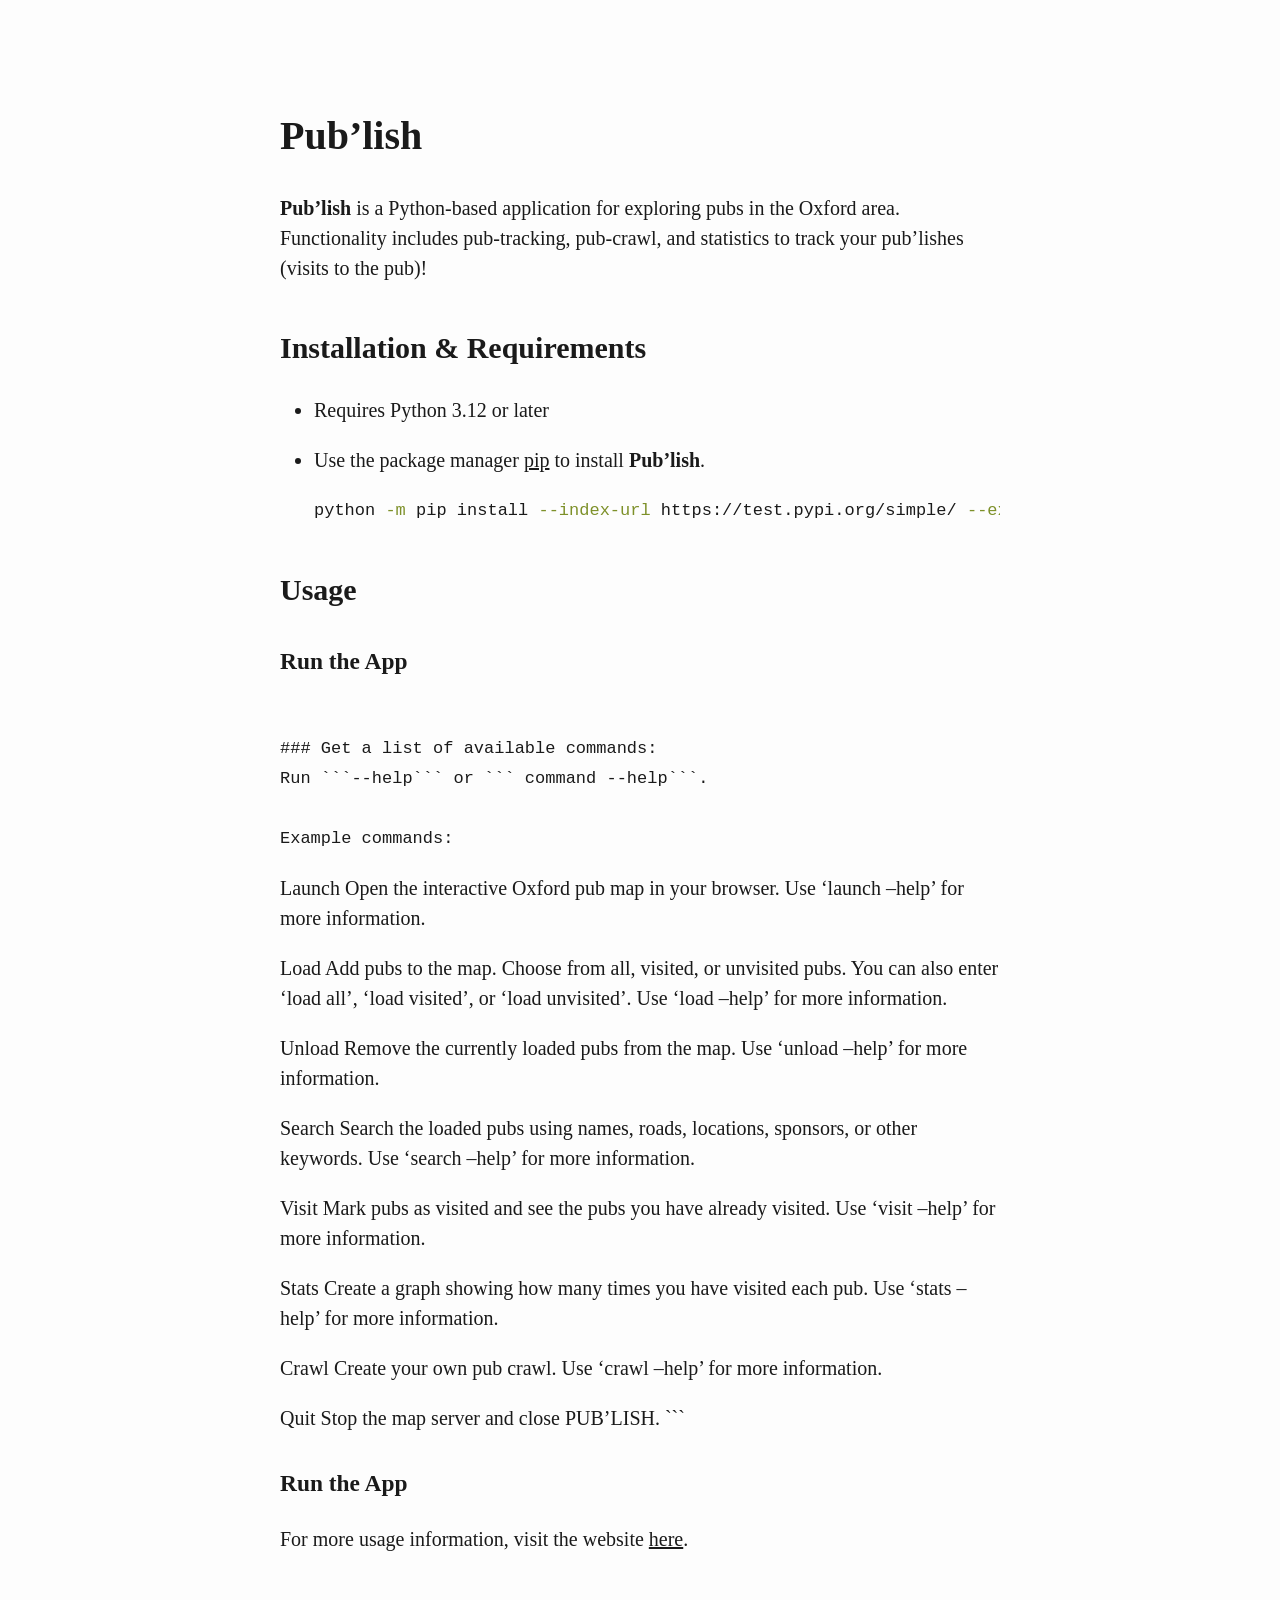
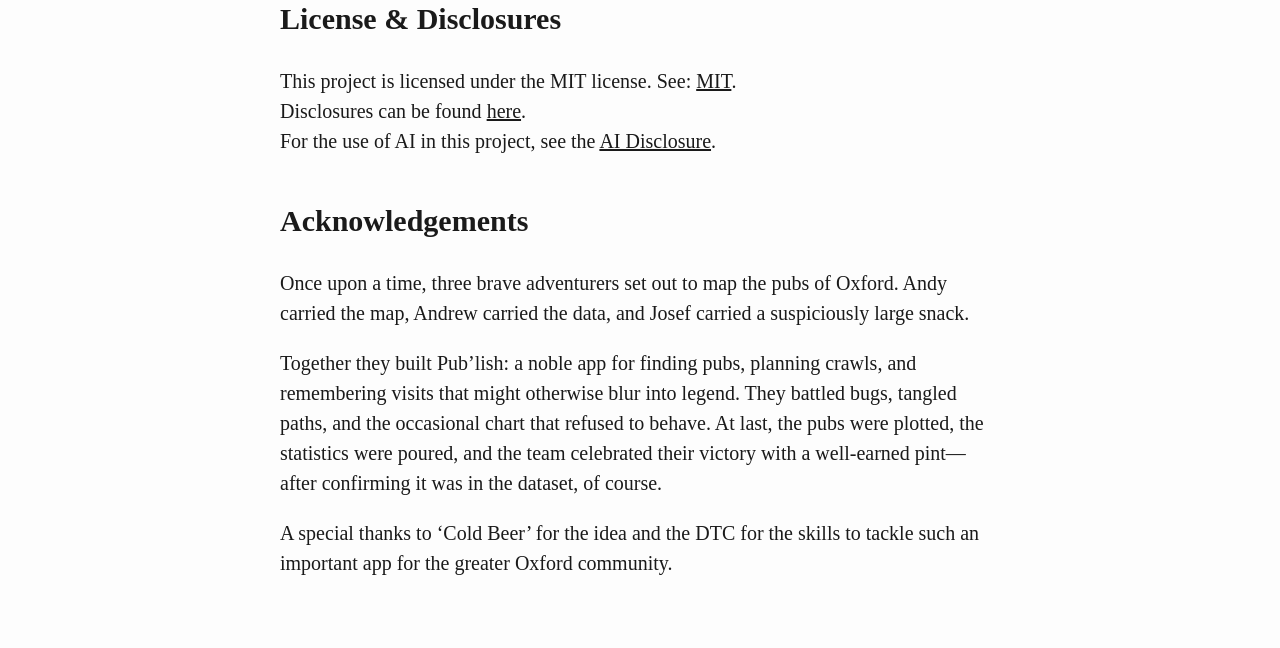
<file: readme.html>
<!DOCTYPE html>
<html xmlns="http://www.w3.org/1999/xhtml" lang="" xml:lang="">
<head>
  <meta charset="utf-8" />
  <meta name="generator" content="pandoc" />
  <meta name="viewport" content="width=device-width, initial-scale=1.0, user-scalable=yes" />
  <title>README</title>
  <style>
    html {
      line-height: 1.5;
      font-family: Georgia, serif;
      font-size: 20px;
      color: #1a1a1a;
      background-color: #fdfdfd;
    }
    body {
      margin: 0 auto;
      max-width: 36em;
      padding-left: 50px;
      padding-right: 50px;
      padding-top: 50px;
      padding-bottom: 50px;
      hyphens: auto;
      word-wrap: break-word;
      text-rendering: optimizeLegibility;
      font-kerning: normal;
    }
    @media (max-width: 600px) {
      body {
        font-size: 0.9em;
        padding: 1em;
      }
    }
    @media print {
      body {
        background-color: transparent;
        color: black;
        font-size: 12pt;
      }
      p, h2, h3 {
        orphans: 3;
        widows: 3;
      }
      h2, h3, h4 {
        page-break-after: avoid;
      }
    }
    p {
      margin: 1em 0;
    }
    a {
      color: #1a1a1a;
    }
    a:visited {
      color: #1a1a1a;
    }
    img {
      max-width: 100%;
    }
    h1, h2, h3, h4, h5, h6 {
      margin-top: 1.4em;
    }
    h5, h6 {
      font-size: 1em;
      font-style: italic;
    }
    h6 {
      font-weight: normal;
    }
    ol, ul {
      padding-left: 1.7em;
      margin-top: 1em;
    }
    li > ol, li > ul {
      margin-top: 0;
    }
    blockquote {
      margin: 1em 0 1em 1.7em;
      padding-left: 1em;
      border-left: 2px solid #e6e6e6;
      color: #606060;
    }
    code {
      font-family: Menlo, Monaco, 'Lucida Console', Consolas, monospace;
      font-size: 85%;
      margin: 0;
    }
    pre {
      margin: 1em 0;
      overflow: auto;
    }
    pre code {
      padding: 0;
      overflow: visible;
    }
    .sourceCode {
     background-color: transparent;
     overflow: visible;
    }
    hr {
      background-color: #1a1a1a;
      border: none;
      height: 1px;
      margin: 1em 0;
    }
    table {
      margin: 1em 0;
      border-collapse: collapse;
      width: 100%;
      overflow-x: auto;
      display: block;
      font-variant-numeric: lining-nums tabular-nums;
    }
    table caption {
      margin-bottom: 0.75em;
    }
    tbody {
      margin-top: 0.5em;
      border-top: 1px solid #1a1a1a;
      border-bottom: 1px solid #1a1a1a;
    }
    th {
      border-top: 1px solid #1a1a1a;
      padding: 0.25em 0.5em 0.25em 0.5em;
    }
    td {
      padding: 0.125em 0.5em 0.25em 0.5em;
    }
    header {
      margin-bottom: 4em;
      text-align: center;
    }
    #TOC li {
      list-style: none;
    }
    #TOC a:not(:hover) {
      text-decoration: none;
    }
    code{white-space: pre-wrap;}
    span.smallcaps{font-variant: small-caps;}
    span.underline{text-decoration: underline;}
    div.column{display: inline-block; vertical-align: top; width: 50%;}
    div.hanging-indent{margin-left: 1.5em; text-indent: -1.5em;}
    ul.task-list{list-style: none;}
    pre > code.sourceCode { white-space: pre; position: relative; }
    pre > code.sourceCode > span { display: inline-block; line-height: 1.25; }
    pre > code.sourceCode > span:empty { height: 1.2em; }
    .sourceCode { overflow: visible; }
    code.sourceCode > span { color: inherit; text-decoration: inherit; }
    div.sourceCode { margin: 1em 0; }
    pre.sourceCode { margin: 0; }
    @media screen {
    div.sourceCode { overflow: auto; }
    }
    @media print {
    pre > code.sourceCode { white-space: pre-wrap; }
    pre > code.sourceCode > span { text-indent: -5em; padding-left: 5em; }
    }
    pre.numberSource code
      { counter-reset: source-line 0; }
    pre.numberSource code > span
      { position: relative; left: -4em; counter-increment: source-line; }
    pre.numberSource code > span > a:first-child::before
      { content: counter(source-line);
        position: relative; left: -1em; text-align: right; vertical-align: baseline;
        border: none; display: inline-block;
        -webkit-touch-callout: none; -webkit-user-select: none;
        -khtml-user-select: none; -moz-user-select: none;
        -ms-user-select: none; user-select: none;
        padding: 0 4px; width: 4em;
        color: #aaaaaa;
      }
    pre.numberSource { margin-left: 3em; border-left: 1px solid #aaaaaa;  padding-left: 4px; }
    div.sourceCode
      {   }
    @media screen {
    pre > code.sourceCode > span > a:first-child::before { text-decoration: underline; }
    }
    code span.al { color: #ff0000; font-weight: bold; } /* Alert */
    code span.an { color: #60a0b0; font-weight: bold; font-style: italic; } /* Annotation */
    code span.at { color: #7d9029; } /* Attribute */
    code span.bn { color: #40a070; } /* BaseN */
    code span.bu { } /* BuiltIn */
    code span.cf { color: #007020; font-weight: bold; } /* ControlFlow */
    code span.ch { color: #4070a0; } /* Char */
    code span.cn { color: #880000; } /* Constant */
    code span.co { color: #60a0b0; font-style: italic; } /* Comment */
    code span.cv { color: #60a0b0; font-weight: bold; font-style: italic; } /* CommentVar */
    code span.do { color: #ba2121; font-style: italic; } /* Documentation */
    code span.dt { color: #902000; } /* DataType */
    code span.dv { color: #40a070; } /* DecVal */
    code span.er { color: #ff0000; font-weight: bold; } /* Error */
    code span.ex { } /* Extension */
    code span.fl { color: #40a070; } /* Float */
    code span.fu { color: #06287e; } /* Function */
    code span.im { } /* Import */
    code span.in { color: #60a0b0; font-weight: bold; font-style: italic; } /* Information */
    code span.kw { color: #007020; font-weight: bold; } /* Keyword */
    code span.op { color: #666666; } /* Operator */
    code span.ot { color: #007020; } /* Other */
    code span.pp { color: #bc7a00; } /* Preprocessor */
    code span.sc { color: #4070a0; } /* SpecialChar */
    code span.ss { color: #bb6688; } /* SpecialString */
    code span.st { color: #4070a0; } /* String */
    code span.va { color: #19177c; } /* Variable */
    code span.vs { color: #4070a0; } /* VerbatimString */
    code span.wa { color: #60a0b0; font-weight: bold; font-style: italic; } /* Warning */
    .display.math{display: block; text-align: center; margin: 0.5rem auto;}
  </style>
  <!--[if lt IE 9]>
    <script src="//cdnjs.cloudflare.com/ajax/libs/html5shiv/3.7.3/html5shiv-printshiv.min.js"></script>
  <![endif]-->
</head>
<body>
<h1 id="publish">Pub’lish</h1>
<p><strong>Pub’lish</strong> is a Python-based application for exploring pubs in the Oxford area. Functionality includes pub-tracking, pub-crawl, and statistics to track your pub’lishes (visits to the pub)!</p>
<h2 id="installation-requirements">Installation &amp; Requirements</h2>
<ul>
<li><p>Requires Python 3.12 or later</p></li>
<li><p>Use the package manager <a href="https://test.pypi.org/project/beer-app-adgarnier/">pip</a> to install <strong>Pub’lish</strong>.</p>
<div class="sourceCode" id="cb1"><pre class="sourceCode bash"><code class="sourceCode bash"><span id="cb1-1"><a href="#cb1-1" aria-hidden="true" tabindex="-1"></a><span class="ex">python</span> <span class="at">-m</span> pip install <span class="at">--index-url</span> https://test.pypi.org/simple/ <span class="at">--extra-index-url</span> https://pypi.org/simple/ beer-app-adgarnier</span></code></pre></div></li>
</ul>
<h2 id="usage">Usage</h2>
<h3 id="run-the-app">Run the App</h3>
<pre class="beer-app```."><code>
### Get a list of available commands:
Run ```--help``` or ``` command --help```.

Example commands:</code></pre>
<p>Launch Open the interactive Oxford pub map in your browser. Use ‘launch –help’ for more information.</p>
<p>Load Add pubs to the map. Choose from all, visited, or unvisited pubs. You can also enter ‘load all’, ‘load visited’, or ‘load unvisited’. Use ‘load –help’ for more information.</p>
<p>Unload Remove the currently loaded pubs from the map. Use ‘unload –help’ for more information.</p>
<p>Search Search the loaded pubs using names, roads, locations, sponsors, or other keywords. Use ‘search –help’ for more information.</p>
<p>Visit Mark pubs as visited and see the pubs you have already visited. Use ‘visit –help’ for more information.</p>
<p>Stats Create a graph showing how many times you have visited each pub. Use ‘stats –help’ for more information.</p>
<p>Crawl Create your own pub crawl. Use ‘crawl –help’ for more information.</p>
<p>Quit Stop the map server and close PUB’LISH. ```</p>
<h3 id="run-the-app-1">Run the App</h3>
<p>For more usage information, visit the website <a href="https://adgarnier.github.io/beer-app/">here</a>.</p>
<h2 id="license-disclosures">License &amp; Disclosures</h2>
<p>This project is licensed under the MIT license. See: <a href="LICENSE">MIT</a>.<br />
Disclosures can be found <a href="DISCLOSURES.md">here</a>.<br />
For the use of AI in this project, see the <a href="AI_DISCLOSURE.md">AI Disclosure</a>.</p>
<h2 id="acknowledgements">Acknowledgements</h2>
<p>Once upon a time, three brave adventurers set out to map the pubs of Oxford. Andy carried the map, Andrew carried the data, and Josef carried a suspiciously large snack.</p>
<p>Together they built Pub’lish: a noble app for finding pubs, planning crawls, and remembering visits that might otherwise blur into legend. They battled bugs, tangled paths, and the occasional chart that refused to behave. At last, the pubs were plotted, the statistics were poured, and the team celebrated their victory with a well-earned pint—after confirming it was in the dataset, of course.</p>
<p>A special thanks to ‘Cold Beer’ for the idea and the DTC for the skills to tackle such an important app for the greater Oxford community.</p>
</body>
</html>
</file>
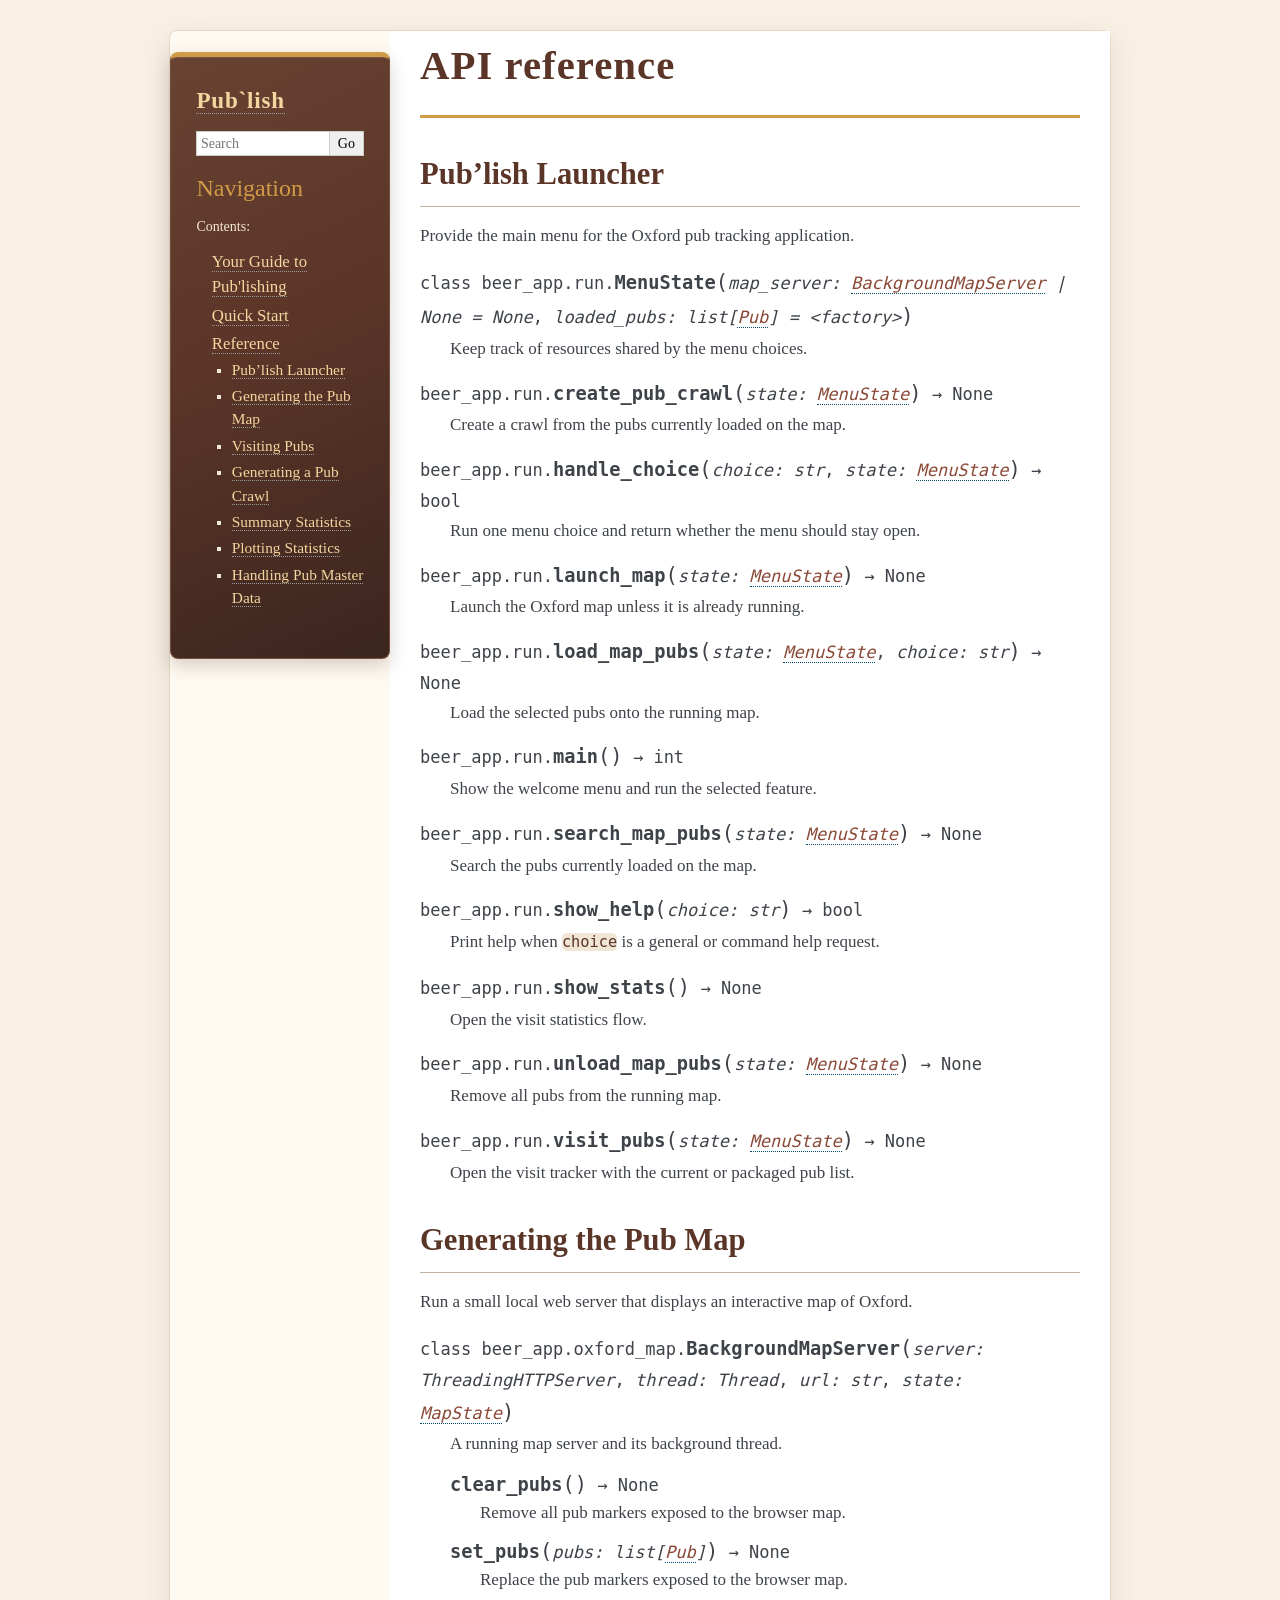
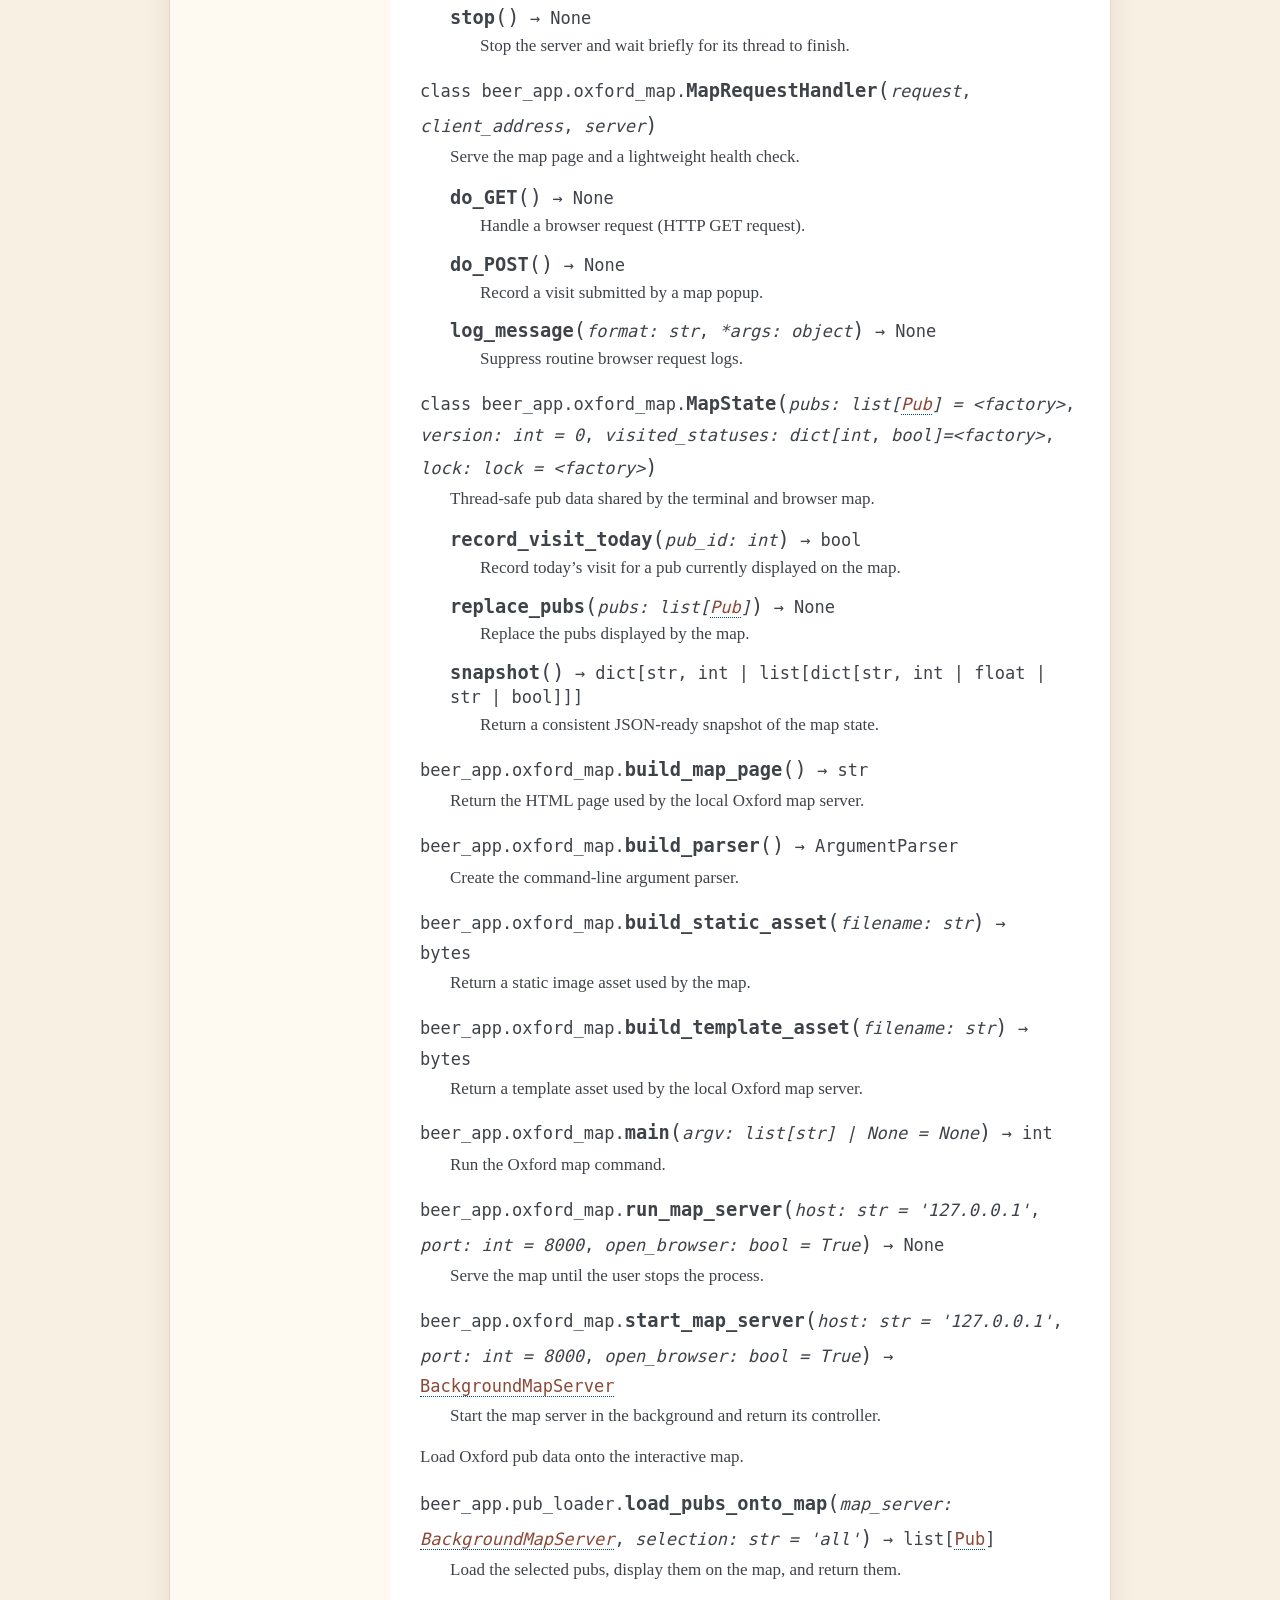
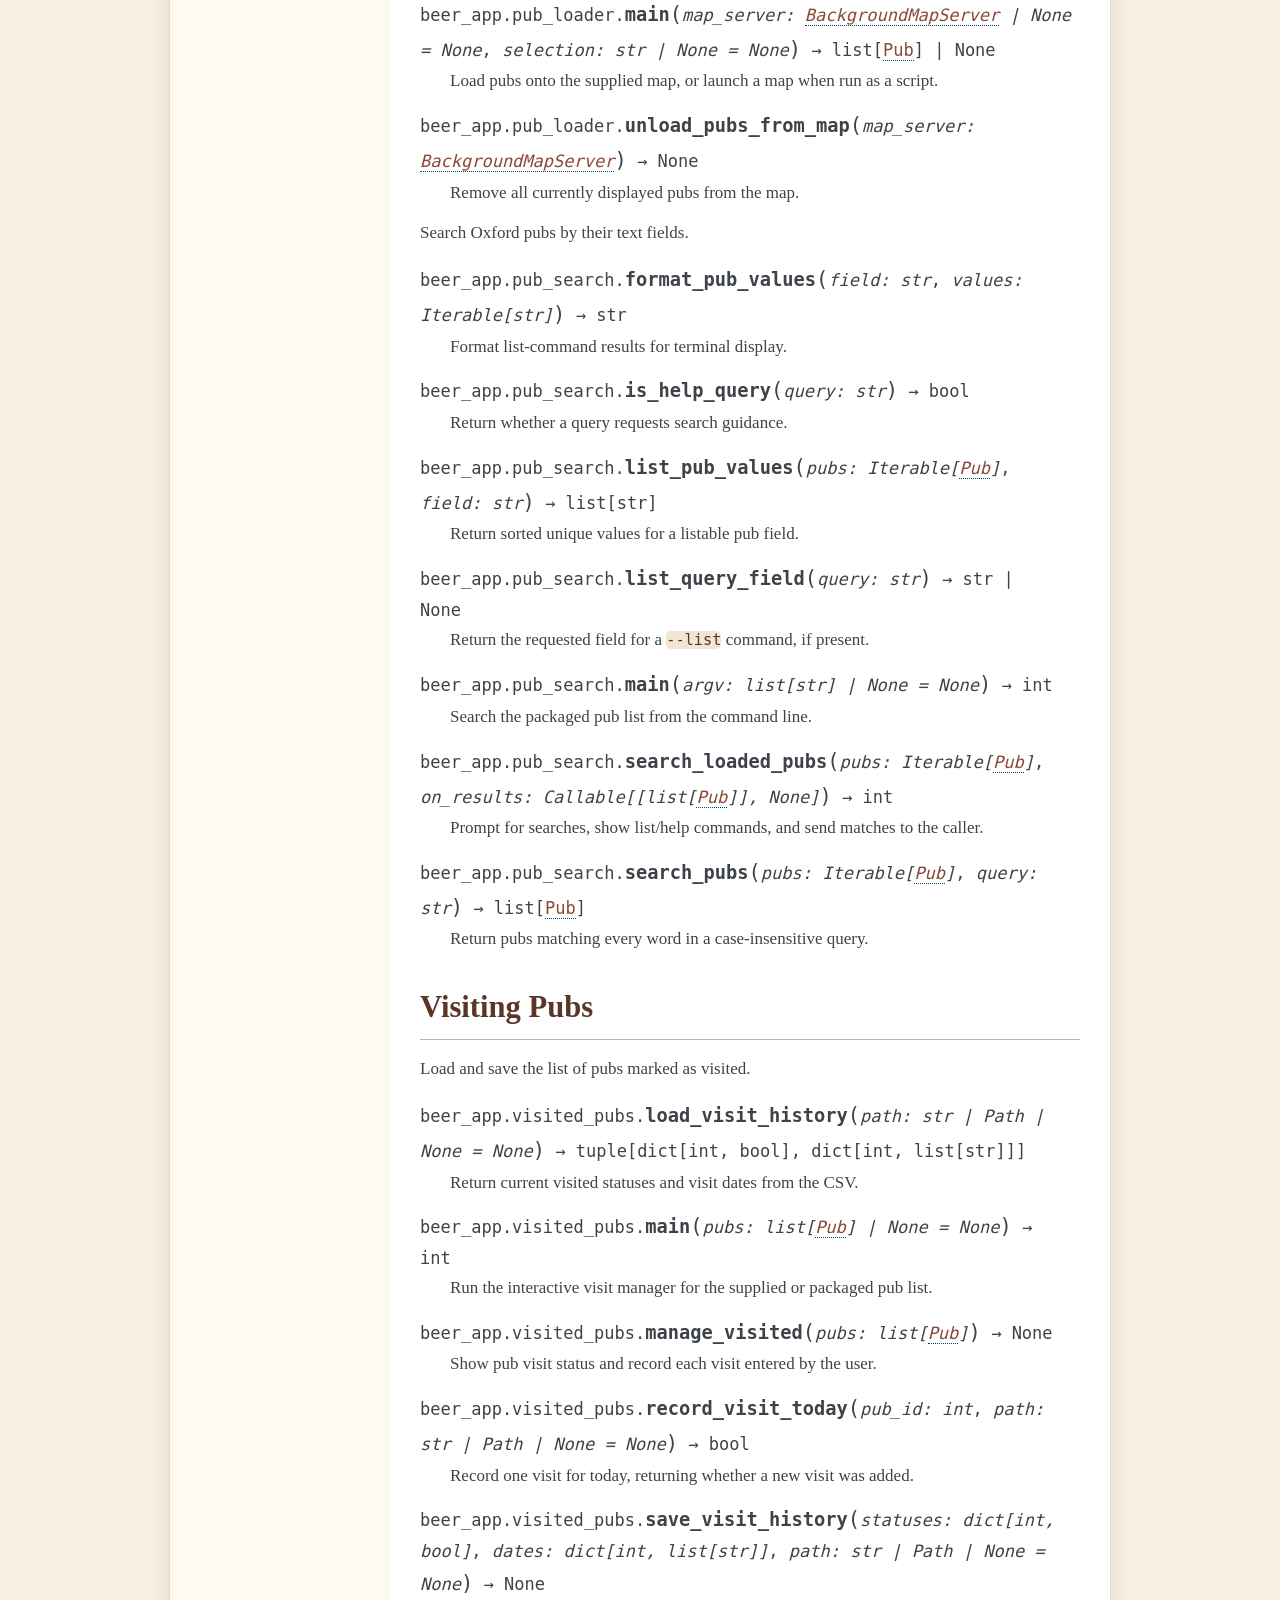
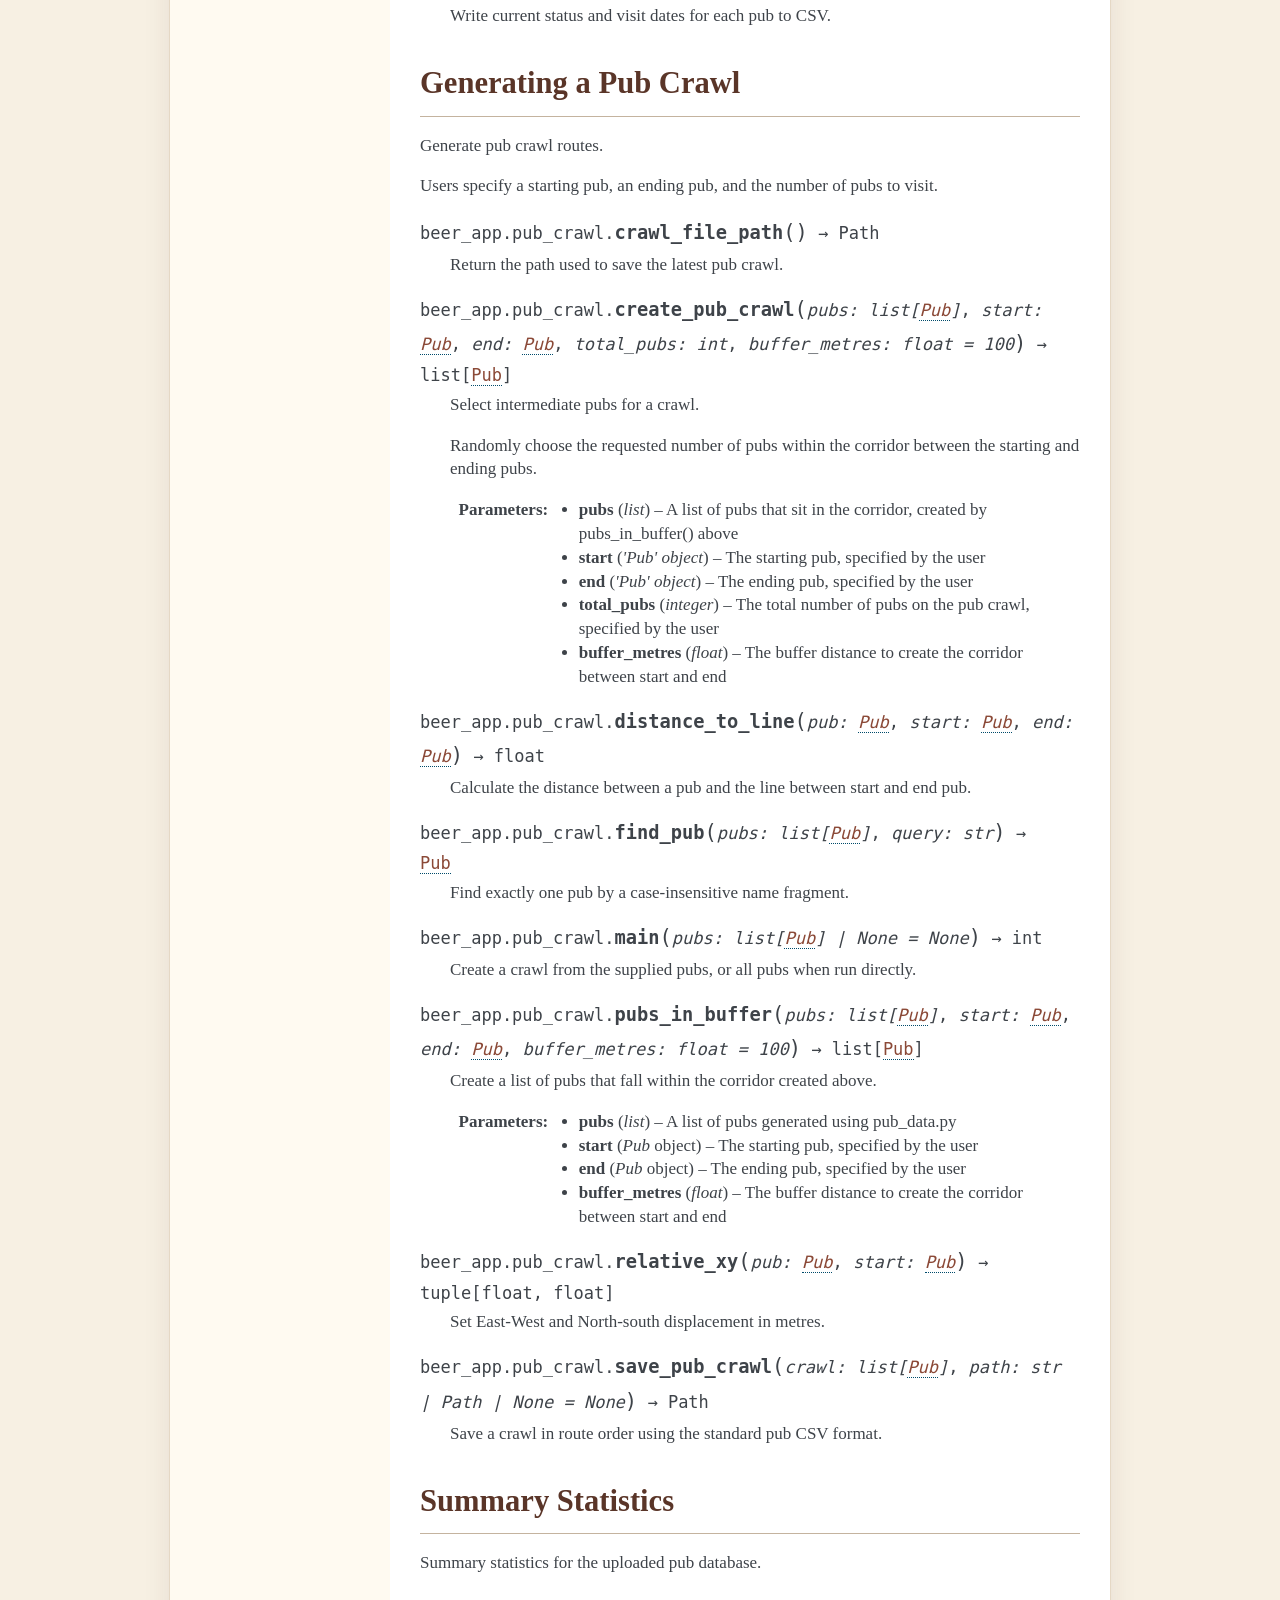
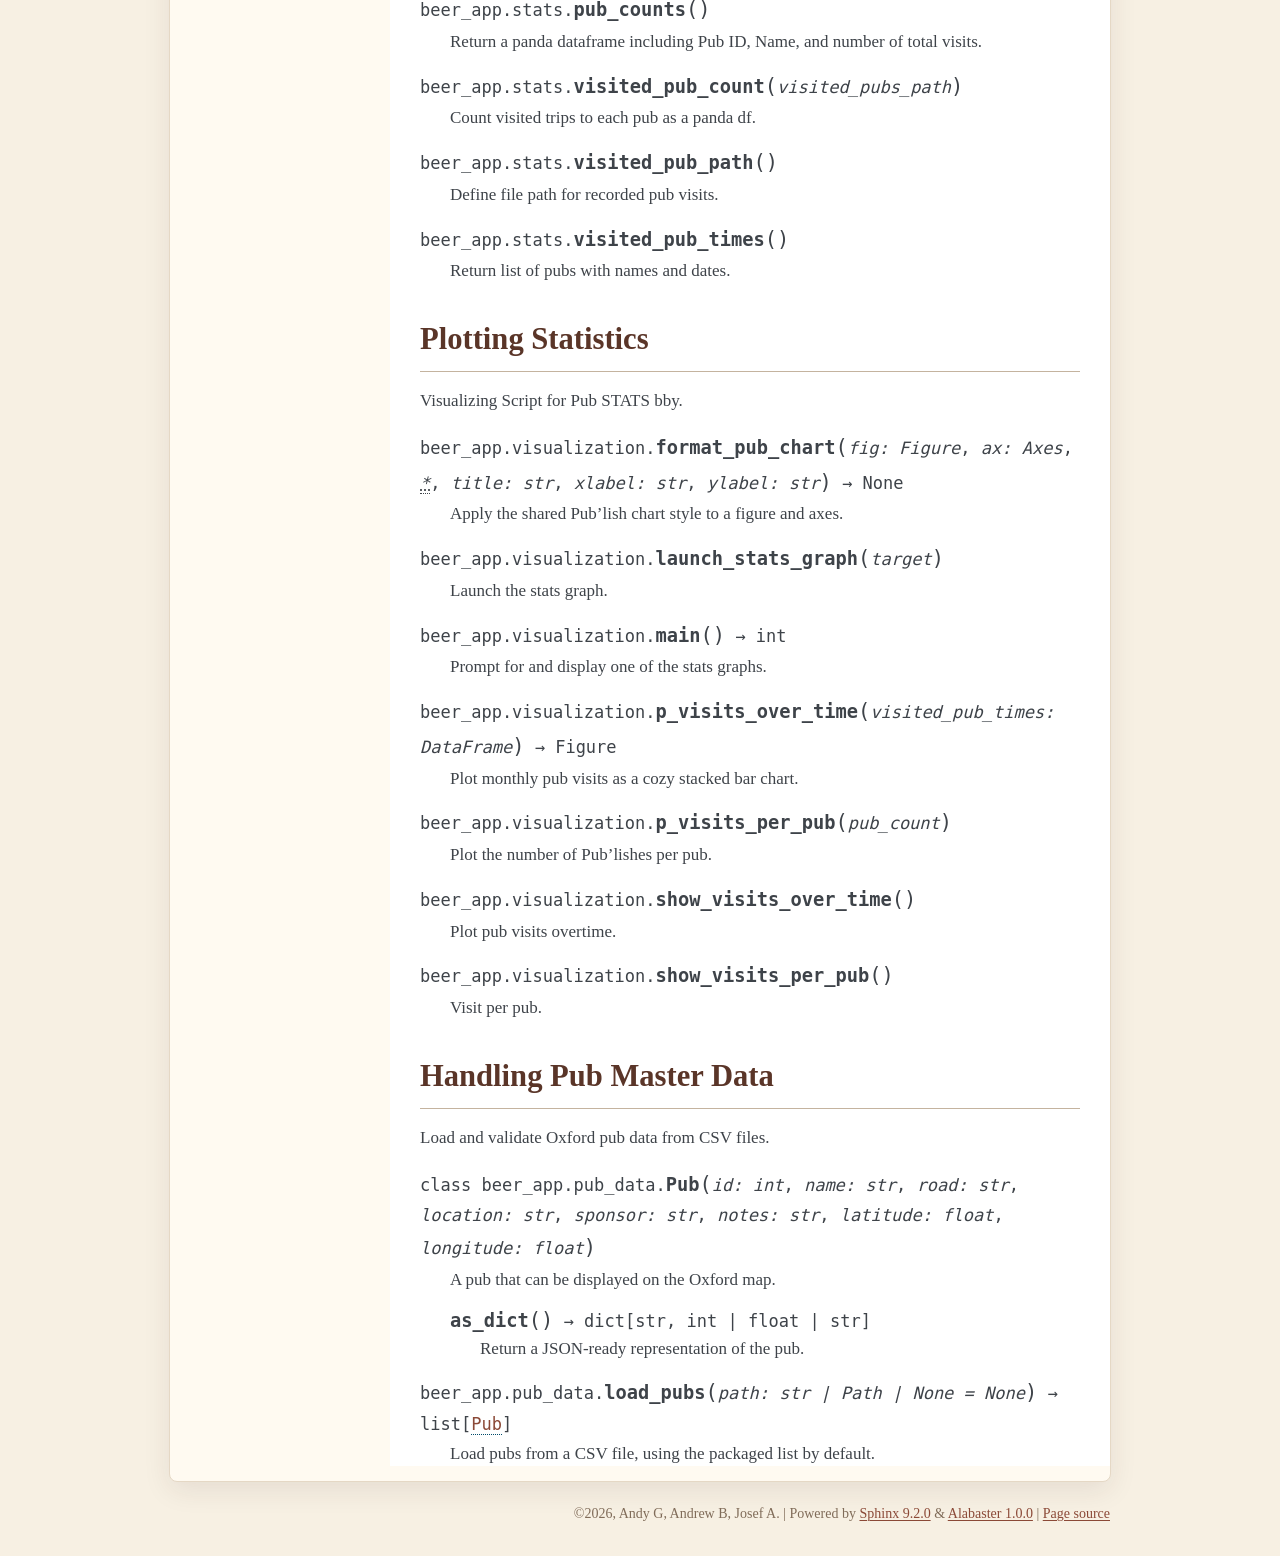
<file: reference.html>
<!DOCTYPE html>

<html lang="en" data-content_root="./">
  <head>
    <meta charset="utf-8" />
    <meta name="viewport" content="width=device-width, initial-scale=1.0" /><meta name="viewport" content="width=device-width, initial-scale=1" />

    <title>API reference &#8212; Pub`lish 1.0.0 documentation</title>
    <link rel="stylesheet" type="text/css" href="_static/pygments.css?v=5ecbeea2" />
    <link rel="stylesheet" type="text/css" href="_static/basic.css?v=b08954a9" />
    <link rel="stylesheet" type="text/css" href="_static/alabaster.css?v=27fed22d" />
    <link rel="stylesheet" type="text/css" href="_static/custom.css?v=14e20edf" />
    <script src="_static/documentation_options.js?v=8d563738"></script>
    <script src="_static/doctools.js?v=fd6eb6e6"></script>
    <script src="_static/sphinx_highlight.js?v=6ffebe34"></script>
    <link rel="index" title="Index" href="genindex.html" />
    <link rel="search" title="Search" href="search.html" />
    <link rel="prev" title="Quickstart Guide" href="quickstart.html" />
   
  <link rel="stylesheet" href="_static/custom.css" type="text/css" />
  

  
  

  </head><body>
  

    <div class="document">
      <div class="documentwrapper">
        <div class="bodywrapper">
          

          <div class="body" role="main">
            
  <section id="api-reference">
<h1>API reference<a class="headerlink" href="#api-reference" title="Link to this heading">¶</a></h1>
<section id="module-beer_app.run">
<span id="pub-lish-launcher"></span><h2>Pub’lish Launcher<a class="headerlink" href="#module-beer_app.run" title="Link to this heading">¶</a></h2>
<p>Provide the main menu for the Oxford pub tracking application.</p>
<dl class="py class">
<dt class="sig sig-object py" id="beer_app.run.MenuState">
<span class="property"><span class="k"><span class="pre">class</span></span><span class="w"> </span></span><span class="sig-prename descclassname"><span class="pre">beer_app.run.</span></span><span class="sig-name descname"><span class="pre">MenuState</span></span><span class="sig-paren">(</span><em class="sig-param"><span class="n"><span class="pre">map_server</span></span><span class="p"><span class="pre">:</span></span><span class="w"> </span><span class="n"><a class="reference internal" href="#beer_app.oxford_map.BackgroundMapServer" title="beer_app.oxford_map.BackgroundMapServer"><span class="pre">BackgroundMapServer</span></a><span class="w"> </span><span class="p"><span class="pre">|</span></span><span class="w"> </span><span class="pre">None</span></span><span class="w"> </span><span class="o"><span class="pre">=</span></span><span class="w"> </span><span class="default_value"><span class="pre">None</span></span></em>, <em class="sig-param"><span class="n"><span class="pre">loaded_pubs</span></span><span class="p"><span class="pre">:</span></span><span class="w"> </span><span class="n"><span class="pre">list</span><span class="p"><span class="pre">[</span></span><a class="reference internal" href="#beer_app.pub_data.Pub" title="beer_app.pub_data.Pub"><span class="pre">Pub</span></a><span class="p"><span class="pre">]</span></span></span><span class="w"> </span><span class="o"><span class="pre">=</span></span><span class="w"> </span><span class="default_value"><span class="pre">&lt;factory&gt;</span></span></em><span class="sig-paren">)</span><a class="headerlink" href="#beer_app.run.MenuState" title="Link to this definition">¶</a></dt>
<dd><p>Keep track of resources shared by the menu choices.</p>
</dd></dl>

<dl class="py function">
<dt class="sig sig-object py" id="beer_app.run.create_pub_crawl">
<span class="sig-prename descclassname"><span class="pre">beer_app.run.</span></span><span class="sig-name descname"><span class="pre">create_pub_crawl</span></span><span class="sig-paren">(</span><em class="sig-param"><span class="n"><span class="pre">state</span></span><span class="p"><span class="pre">:</span></span><span class="w"> </span><span class="n"><a class="reference internal" href="#beer_app.run.MenuState" title="beer_app.run.MenuState"><span class="pre">MenuState</span></a></span></em><span class="sig-paren">)</span> <span class="sig-return"><span class="sig-return-icon">&#x2192;</span> <span class="sig-return-typehint"><span class="pre">None</span></span></span><a class="headerlink" href="#beer_app.run.create_pub_crawl" title="Link to this definition">¶</a></dt>
<dd><p>Create a crawl from the pubs currently loaded on the map.</p>
</dd></dl>

<dl class="py function">
<dt class="sig sig-object py" id="beer_app.run.handle_choice">
<span class="sig-prename descclassname"><span class="pre">beer_app.run.</span></span><span class="sig-name descname"><span class="pre">handle_choice</span></span><span class="sig-paren">(</span><em class="sig-param"><span class="n"><span class="pre">choice</span></span><span class="p"><span class="pre">:</span></span><span class="w"> </span><span class="n"><span class="pre">str</span></span></em>, <em class="sig-param"><span class="n"><span class="pre">state</span></span><span class="p"><span class="pre">:</span></span><span class="w"> </span><span class="n"><a class="reference internal" href="#beer_app.run.MenuState" title="beer_app.run.MenuState"><span class="pre">MenuState</span></a></span></em><span class="sig-paren">)</span> <span class="sig-return"><span class="sig-return-icon">&#x2192;</span> <span class="sig-return-typehint"><span class="pre">bool</span></span></span><a class="headerlink" href="#beer_app.run.handle_choice" title="Link to this definition">¶</a></dt>
<dd><p>Run one menu choice and return whether the menu should stay open.</p>
</dd></dl>

<dl class="py function">
<dt class="sig sig-object py" id="beer_app.run.launch_map">
<span class="sig-prename descclassname"><span class="pre">beer_app.run.</span></span><span class="sig-name descname"><span class="pre">launch_map</span></span><span class="sig-paren">(</span><em class="sig-param"><span class="n"><span class="pre">state</span></span><span class="p"><span class="pre">:</span></span><span class="w"> </span><span class="n"><a class="reference internal" href="#beer_app.run.MenuState" title="beer_app.run.MenuState"><span class="pre">MenuState</span></a></span></em><span class="sig-paren">)</span> <span class="sig-return"><span class="sig-return-icon">&#x2192;</span> <span class="sig-return-typehint"><span class="pre">None</span></span></span><a class="headerlink" href="#beer_app.run.launch_map" title="Link to this definition">¶</a></dt>
<dd><p>Launch the Oxford map unless it is already running.</p>
</dd></dl>

<dl class="py function">
<dt class="sig sig-object py" id="beer_app.run.load_map_pubs">
<span class="sig-prename descclassname"><span class="pre">beer_app.run.</span></span><span class="sig-name descname"><span class="pre">load_map_pubs</span></span><span class="sig-paren">(</span><em class="sig-param"><span class="n"><span class="pre">state</span></span><span class="p"><span class="pre">:</span></span><span class="w"> </span><span class="n"><a class="reference internal" href="#beer_app.run.MenuState" title="beer_app.run.MenuState"><span class="pre">MenuState</span></a></span></em>, <em class="sig-param"><span class="n"><span class="pre">choice</span></span><span class="p"><span class="pre">:</span></span><span class="w"> </span><span class="n"><span class="pre">str</span></span></em><span class="sig-paren">)</span> <span class="sig-return"><span class="sig-return-icon">&#x2192;</span> <span class="sig-return-typehint"><span class="pre">None</span></span></span><a class="headerlink" href="#beer_app.run.load_map_pubs" title="Link to this definition">¶</a></dt>
<dd><p>Load the selected pubs onto the running map.</p>
</dd></dl>

<dl class="py function">
<dt class="sig sig-object py" id="beer_app.run.main">
<span class="sig-prename descclassname"><span class="pre">beer_app.run.</span></span><span class="sig-name descname"><span class="pre">main</span></span><span class="sig-paren">(</span><span class="sig-paren">)</span> <span class="sig-return"><span class="sig-return-icon">&#x2192;</span> <span class="sig-return-typehint"><span class="pre">int</span></span></span><a class="headerlink" href="#beer_app.run.main" title="Link to this definition">¶</a></dt>
<dd><p>Show the welcome menu and run the selected feature.</p>
</dd></dl>

<dl class="py function">
<dt class="sig sig-object py" id="beer_app.run.search_map_pubs">
<span class="sig-prename descclassname"><span class="pre">beer_app.run.</span></span><span class="sig-name descname"><span class="pre">search_map_pubs</span></span><span class="sig-paren">(</span><em class="sig-param"><span class="n"><span class="pre">state</span></span><span class="p"><span class="pre">:</span></span><span class="w"> </span><span class="n"><a class="reference internal" href="#beer_app.run.MenuState" title="beer_app.run.MenuState"><span class="pre">MenuState</span></a></span></em><span class="sig-paren">)</span> <span class="sig-return"><span class="sig-return-icon">&#x2192;</span> <span class="sig-return-typehint"><span class="pre">None</span></span></span><a class="headerlink" href="#beer_app.run.search_map_pubs" title="Link to this definition">¶</a></dt>
<dd><p>Search the pubs currently loaded on the map.</p>
</dd></dl>

<dl class="py function">
<dt class="sig sig-object py" id="beer_app.run.show_help">
<span class="sig-prename descclassname"><span class="pre">beer_app.run.</span></span><span class="sig-name descname"><span class="pre">show_help</span></span><span class="sig-paren">(</span><em class="sig-param"><span class="n"><span class="pre">choice</span></span><span class="p"><span class="pre">:</span></span><span class="w"> </span><span class="n"><span class="pre">str</span></span></em><span class="sig-paren">)</span> <span class="sig-return"><span class="sig-return-icon">&#x2192;</span> <span class="sig-return-typehint"><span class="pre">bool</span></span></span><a class="headerlink" href="#beer_app.run.show_help" title="Link to this definition">¶</a></dt>
<dd><p>Print help when <code class="docutils literal notranslate"><span class="pre">choice</span></code> is a general or command help request.</p>
</dd></dl>

<dl class="py function">
<dt class="sig sig-object py" id="beer_app.run.show_stats">
<span class="sig-prename descclassname"><span class="pre">beer_app.run.</span></span><span class="sig-name descname"><span class="pre">show_stats</span></span><span class="sig-paren">(</span><span class="sig-paren">)</span> <span class="sig-return"><span class="sig-return-icon">&#x2192;</span> <span class="sig-return-typehint"><span class="pre">None</span></span></span><a class="headerlink" href="#beer_app.run.show_stats" title="Link to this definition">¶</a></dt>
<dd><p>Open the visit statistics flow.</p>
</dd></dl>

<dl class="py function">
<dt class="sig sig-object py" id="beer_app.run.unload_map_pubs">
<span class="sig-prename descclassname"><span class="pre">beer_app.run.</span></span><span class="sig-name descname"><span class="pre">unload_map_pubs</span></span><span class="sig-paren">(</span><em class="sig-param"><span class="n"><span class="pre">state</span></span><span class="p"><span class="pre">:</span></span><span class="w"> </span><span class="n"><a class="reference internal" href="#beer_app.run.MenuState" title="beer_app.run.MenuState"><span class="pre">MenuState</span></a></span></em><span class="sig-paren">)</span> <span class="sig-return"><span class="sig-return-icon">&#x2192;</span> <span class="sig-return-typehint"><span class="pre">None</span></span></span><a class="headerlink" href="#beer_app.run.unload_map_pubs" title="Link to this definition">¶</a></dt>
<dd><p>Remove all pubs from the running map.</p>
</dd></dl>

<dl class="py function">
<dt class="sig sig-object py" id="beer_app.run.visit_pubs">
<span class="sig-prename descclassname"><span class="pre">beer_app.run.</span></span><span class="sig-name descname"><span class="pre">visit_pubs</span></span><span class="sig-paren">(</span><em class="sig-param"><span class="n"><span class="pre">state</span></span><span class="p"><span class="pre">:</span></span><span class="w"> </span><span class="n"><a class="reference internal" href="#beer_app.run.MenuState" title="beer_app.run.MenuState"><span class="pre">MenuState</span></a></span></em><span class="sig-paren">)</span> <span class="sig-return"><span class="sig-return-icon">&#x2192;</span> <span class="sig-return-typehint"><span class="pre">None</span></span></span><a class="headerlink" href="#beer_app.run.visit_pubs" title="Link to this definition">¶</a></dt>
<dd><p>Open the visit tracker with the current or packaged pub list.</p>
</dd></dl>

</section>
<section id="module-beer_app.oxford_map">
<span id="generating-the-pub-map"></span><h2>Generating the Pub Map<a class="headerlink" href="#module-beer_app.oxford_map" title="Link to this heading">¶</a></h2>
<p>Run a small local web server that displays an interactive map of Oxford.</p>
<dl class="py class">
<dt class="sig sig-object py" id="beer_app.oxford_map.BackgroundMapServer">
<span class="property"><span class="k"><span class="pre">class</span></span><span class="w"> </span></span><span class="sig-prename descclassname"><span class="pre">beer_app.oxford_map.</span></span><span class="sig-name descname"><span class="pre">BackgroundMapServer</span></span><span class="sig-paren">(</span><em class="sig-param"><span class="n"><span class="pre">server</span></span><span class="p"><span class="pre">:</span></span><span class="w"> </span><span class="n"><span class="pre">ThreadingHTTPServer</span></span></em>, <em class="sig-param"><span class="n"><span class="pre">thread</span></span><span class="p"><span class="pre">:</span></span><span class="w"> </span><span class="n"><span class="pre">Thread</span></span></em>, <em class="sig-param"><span class="n"><span class="pre">url</span></span><span class="p"><span class="pre">:</span></span><span class="w"> </span><span class="n"><span class="pre">str</span></span></em>, <em class="sig-param"><span class="n"><span class="pre">state</span></span><span class="p"><span class="pre">:</span></span><span class="w"> </span><span class="n"><a class="reference internal" href="#beer_app.oxford_map.MapState" title="beer_app.oxford_map.MapState"><span class="pre">MapState</span></a></span></em><span class="sig-paren">)</span><a class="headerlink" href="#beer_app.oxford_map.BackgroundMapServer" title="Link to this definition">¶</a></dt>
<dd><p>A running map server and its background thread.</p>
<dl class="py method">
<dt class="sig sig-object py" id="beer_app.oxford_map.BackgroundMapServer.clear_pubs">
<span class="sig-name descname"><span class="pre">clear_pubs</span></span><span class="sig-paren">(</span><span class="sig-paren">)</span> <span class="sig-return"><span class="sig-return-icon">&#x2192;</span> <span class="sig-return-typehint"><span class="pre">None</span></span></span><a class="headerlink" href="#beer_app.oxford_map.BackgroundMapServer.clear_pubs" title="Link to this definition">¶</a></dt>
<dd><p>Remove all pub markers exposed to the browser map.</p>
</dd></dl>

<dl class="py method">
<dt class="sig sig-object py" id="beer_app.oxford_map.BackgroundMapServer.set_pubs">
<span class="sig-name descname"><span class="pre">set_pubs</span></span><span class="sig-paren">(</span><em class="sig-param"><span class="n"><span class="pre">pubs</span></span><span class="p"><span class="pre">:</span></span><span class="w"> </span><span class="n"><span class="pre">list</span><span class="p"><span class="pre">[</span></span><a class="reference internal" href="#beer_app.pub_data.Pub" title="beer_app.pub_data.Pub"><span class="pre">Pub</span></a><span class="p"><span class="pre">]</span></span></span></em><span class="sig-paren">)</span> <span class="sig-return"><span class="sig-return-icon">&#x2192;</span> <span class="sig-return-typehint"><span class="pre">None</span></span></span><a class="headerlink" href="#beer_app.oxford_map.BackgroundMapServer.set_pubs" title="Link to this definition">¶</a></dt>
<dd><p>Replace the pub markers exposed to the browser map.</p>
</dd></dl>

<dl class="py method">
<dt class="sig sig-object py" id="beer_app.oxford_map.BackgroundMapServer.stop">
<span class="sig-name descname"><span class="pre">stop</span></span><span class="sig-paren">(</span><span class="sig-paren">)</span> <span class="sig-return"><span class="sig-return-icon">&#x2192;</span> <span class="sig-return-typehint"><span class="pre">None</span></span></span><a class="headerlink" href="#beer_app.oxford_map.BackgroundMapServer.stop" title="Link to this definition">¶</a></dt>
<dd><p>Stop the server and wait briefly for its thread to finish.</p>
</dd></dl>

</dd></dl>

<dl class="py class">
<dt class="sig sig-object py" id="beer_app.oxford_map.MapRequestHandler">
<span class="property"><span class="k"><span class="pre">class</span></span><span class="w"> </span></span><span class="sig-prename descclassname"><span class="pre">beer_app.oxford_map.</span></span><span class="sig-name descname"><span class="pre">MapRequestHandler</span></span><span class="sig-paren">(</span><em class="sig-param"><span class="n"><span class="pre">request</span></span></em>, <em class="sig-param"><span class="n"><span class="pre">client_address</span></span></em>, <em class="sig-param"><span class="n"><span class="pre">server</span></span></em><span class="sig-paren">)</span><a class="headerlink" href="#beer_app.oxford_map.MapRequestHandler" title="Link to this definition">¶</a></dt>
<dd><p>Serve the map page and a lightweight health check.</p>
<dl class="py method">
<dt class="sig sig-object py" id="beer_app.oxford_map.MapRequestHandler.do_GET">
<span class="sig-name descname"><span class="pre">do_GET</span></span><span class="sig-paren">(</span><span class="sig-paren">)</span> <span class="sig-return"><span class="sig-return-icon">&#x2192;</span> <span class="sig-return-typehint"><span class="pre">None</span></span></span><a class="headerlink" href="#beer_app.oxford_map.MapRequestHandler.do_GET" title="Link to this definition">¶</a></dt>
<dd><p>Handle a browser request (HTTP GET request).</p>
</dd></dl>

<dl class="py method">
<dt class="sig sig-object py" id="beer_app.oxford_map.MapRequestHandler.do_POST">
<span class="sig-name descname"><span class="pre">do_POST</span></span><span class="sig-paren">(</span><span class="sig-paren">)</span> <span class="sig-return"><span class="sig-return-icon">&#x2192;</span> <span class="sig-return-typehint"><span class="pre">None</span></span></span><a class="headerlink" href="#beer_app.oxford_map.MapRequestHandler.do_POST" title="Link to this definition">¶</a></dt>
<dd><p>Record a visit submitted by a map popup.</p>
</dd></dl>

<dl class="py method">
<dt class="sig sig-object py" id="beer_app.oxford_map.MapRequestHandler.log_message">
<span class="sig-name descname"><span class="pre">log_message</span></span><span class="sig-paren">(</span><em class="sig-param"><span class="n"><span class="pre">format</span></span><span class="p"><span class="pre">:</span></span><span class="w"> </span><span class="n"><span class="pre">str</span></span></em>, <em class="sig-param"><span class="o"><span class="pre">*</span></span><span class="n"><span class="pre">args</span></span><span class="p"><span class="pre">:</span></span><span class="w"> </span><span class="n"><span class="pre">object</span></span></em><span class="sig-paren">)</span> <span class="sig-return"><span class="sig-return-icon">&#x2192;</span> <span class="sig-return-typehint"><span class="pre">None</span></span></span><a class="headerlink" href="#beer_app.oxford_map.MapRequestHandler.log_message" title="Link to this definition">¶</a></dt>
<dd><p>Suppress routine browser request logs.</p>
</dd></dl>

</dd></dl>

<dl class="py class">
<dt class="sig sig-object py" id="beer_app.oxford_map.MapState">
<span class="property"><span class="k"><span class="pre">class</span></span><span class="w"> </span></span><span class="sig-prename descclassname"><span class="pre">beer_app.oxford_map.</span></span><span class="sig-name descname"><span class="pre">MapState</span></span><span class="sig-paren">(</span><em class="sig-param"><span class="n"><span class="pre">pubs</span></span><span class="p"><span class="pre">:</span></span><span class="w"> </span><span class="n"><span class="pre">list</span><span class="p"><span class="pre">[</span></span><a class="reference internal" href="#beer_app.pub_data.Pub" title="beer_app.pub_data.Pub"><span class="pre">Pub</span></a><span class="p"><span class="pre">]</span></span></span><span class="w"> </span><span class="o"><span class="pre">=</span></span><span class="w"> </span><span class="default_value"><span class="pre">&lt;factory&gt;</span></span></em>, <em class="sig-param"><span class="n"><span class="pre">version</span></span><span class="p"><span class="pre">:</span></span><span class="w"> </span><span class="n"><span class="pre">int</span></span><span class="w"> </span><span class="o"><span class="pre">=</span></span><span class="w"> </span><span class="default_value"><span class="pre">0</span></span></em>, <em class="sig-param"><span class="n"><span class="pre">visited_statuses</span></span><span class="p"><span class="pre">:</span></span><span class="w"> </span><span class="n"><span class="pre">dict[int</span></span></em>, <em class="sig-param"><span class="n"><span class="pre">bool]</span></span><span class="o"><span class="pre">=</span></span><span class="default_value"><span class="pre">&lt;factory&gt;</span></span></em>, <em class="sig-param"><span class="n"><span class="pre">lock</span></span><span class="p"><span class="pre">:</span></span><span class="w"> </span><span class="n"><span class="pre">lock</span></span><span class="w"> </span><span class="o"><span class="pre">=</span></span><span class="w"> </span><span class="default_value"><span class="pre">&lt;factory&gt;</span></span></em><span class="sig-paren">)</span><a class="headerlink" href="#beer_app.oxford_map.MapState" title="Link to this definition">¶</a></dt>
<dd><p>Thread-safe pub data shared by the terminal and browser map.</p>
<dl class="py method">
<dt class="sig sig-object py" id="beer_app.oxford_map.MapState.record_visit_today">
<span class="sig-name descname"><span class="pre">record_visit_today</span></span><span class="sig-paren">(</span><em class="sig-param"><span class="n"><span class="pre">pub_id</span></span><span class="p"><span class="pre">:</span></span><span class="w"> </span><span class="n"><span class="pre">int</span></span></em><span class="sig-paren">)</span> <span class="sig-return"><span class="sig-return-icon">&#x2192;</span> <span class="sig-return-typehint"><span class="pre">bool</span></span></span><a class="headerlink" href="#beer_app.oxford_map.MapState.record_visit_today" title="Link to this definition">¶</a></dt>
<dd><p>Record today’s visit for a pub currently displayed on the map.</p>
</dd></dl>

<dl class="py method">
<dt class="sig sig-object py" id="beer_app.oxford_map.MapState.replace_pubs">
<span class="sig-name descname"><span class="pre">replace_pubs</span></span><span class="sig-paren">(</span><em class="sig-param"><span class="n"><span class="pre">pubs</span></span><span class="p"><span class="pre">:</span></span><span class="w"> </span><span class="n"><span class="pre">list</span><span class="p"><span class="pre">[</span></span><a class="reference internal" href="#beer_app.pub_data.Pub" title="beer_app.pub_data.Pub"><span class="pre">Pub</span></a><span class="p"><span class="pre">]</span></span></span></em><span class="sig-paren">)</span> <span class="sig-return"><span class="sig-return-icon">&#x2192;</span> <span class="sig-return-typehint"><span class="pre">None</span></span></span><a class="headerlink" href="#beer_app.oxford_map.MapState.replace_pubs" title="Link to this definition">¶</a></dt>
<dd><p>Replace the pubs displayed by the map.</p>
</dd></dl>

<dl class="py method">
<dt class="sig sig-object py" id="beer_app.oxford_map.MapState.snapshot">
<span class="sig-name descname"><span class="pre">snapshot</span></span><span class="sig-paren">(</span><span class="sig-paren">)</span> <span class="sig-return"><span class="sig-return-icon">&#x2192;</span> <span class="sig-return-typehint"><span class="pre">dict</span><span class="p"><span class="pre">[</span></span><span class="pre">str</span><span class="p"><span class="pre">,</span></span><span class="w"> </span><span class="pre">int</span><span class="w"> </span><span class="p"><span class="pre">|</span></span><span class="w"> </span><span class="pre">list</span><span class="p"><span class="pre">[</span></span><span class="pre">dict</span><span class="p"><span class="pre">[</span></span><span class="pre">str</span><span class="p"><span class="pre">,</span></span><span class="w"> </span><span class="pre">int</span><span class="w"> </span><span class="p"><span class="pre">|</span></span><span class="w"> </span><span class="pre">float</span><span class="w"> </span><span class="p"><span class="pre">|</span></span><span class="w"> </span><span class="pre">str</span><span class="w"> </span><span class="p"><span class="pre">|</span></span><span class="w"> </span><span class="pre">bool</span><span class="p"><span class="pre">]</span></span><span class="p"><span class="pre">]</span></span><span class="p"><span class="pre">]</span></span></span></span><a class="headerlink" href="#beer_app.oxford_map.MapState.snapshot" title="Link to this definition">¶</a></dt>
<dd><p>Return a consistent JSON-ready snapshot of the map state.</p>
</dd></dl>

</dd></dl>

<dl class="py function">
<dt class="sig sig-object py" id="beer_app.oxford_map.build_map_page">
<span class="sig-prename descclassname"><span class="pre">beer_app.oxford_map.</span></span><span class="sig-name descname"><span class="pre">build_map_page</span></span><span class="sig-paren">(</span><span class="sig-paren">)</span> <span class="sig-return"><span class="sig-return-icon">&#x2192;</span> <span class="sig-return-typehint"><span class="pre">str</span></span></span><a class="headerlink" href="#beer_app.oxford_map.build_map_page" title="Link to this definition">¶</a></dt>
<dd><p>Return the HTML page used by the local Oxford map server.</p>
</dd></dl>

<dl class="py function">
<dt class="sig sig-object py" id="beer_app.oxford_map.build_parser">
<span class="sig-prename descclassname"><span class="pre">beer_app.oxford_map.</span></span><span class="sig-name descname"><span class="pre">build_parser</span></span><span class="sig-paren">(</span><span class="sig-paren">)</span> <span class="sig-return"><span class="sig-return-icon">&#x2192;</span> <span class="sig-return-typehint"><span class="pre">ArgumentParser</span></span></span><a class="headerlink" href="#beer_app.oxford_map.build_parser" title="Link to this definition">¶</a></dt>
<dd><p>Create the command-line argument parser.</p>
</dd></dl>

<dl class="py function">
<dt class="sig sig-object py" id="beer_app.oxford_map.build_static_asset">
<span class="sig-prename descclassname"><span class="pre">beer_app.oxford_map.</span></span><span class="sig-name descname"><span class="pre">build_static_asset</span></span><span class="sig-paren">(</span><em class="sig-param"><span class="n"><span class="pre">filename</span></span><span class="p"><span class="pre">:</span></span><span class="w"> </span><span class="n"><span class="pre">str</span></span></em><span class="sig-paren">)</span> <span class="sig-return"><span class="sig-return-icon">&#x2192;</span> <span class="sig-return-typehint"><span class="pre">bytes</span></span></span><a class="headerlink" href="#beer_app.oxford_map.build_static_asset" title="Link to this definition">¶</a></dt>
<dd><p>Return a static image asset used by the map.</p>
</dd></dl>

<dl class="py function">
<dt class="sig sig-object py" id="beer_app.oxford_map.build_template_asset">
<span class="sig-prename descclassname"><span class="pre">beer_app.oxford_map.</span></span><span class="sig-name descname"><span class="pre">build_template_asset</span></span><span class="sig-paren">(</span><em class="sig-param"><span class="n"><span class="pre">filename</span></span><span class="p"><span class="pre">:</span></span><span class="w"> </span><span class="n"><span class="pre">str</span></span></em><span class="sig-paren">)</span> <span class="sig-return"><span class="sig-return-icon">&#x2192;</span> <span class="sig-return-typehint"><span class="pre">bytes</span></span></span><a class="headerlink" href="#beer_app.oxford_map.build_template_asset" title="Link to this definition">¶</a></dt>
<dd><p>Return a template asset used by the local Oxford map server.</p>
</dd></dl>

<dl class="py function">
<dt class="sig sig-object py" id="beer_app.oxford_map.main">
<span class="sig-prename descclassname"><span class="pre">beer_app.oxford_map.</span></span><span class="sig-name descname"><span class="pre">main</span></span><span class="sig-paren">(</span><em class="sig-param"><span class="n"><span class="pre">argv</span></span><span class="p"><span class="pre">:</span></span><span class="w"> </span><span class="n"><span class="pre">list</span><span class="p"><span class="pre">[</span></span><span class="pre">str</span><span class="p"><span class="pre">]</span></span><span class="w"> </span><span class="p"><span class="pre">|</span></span><span class="w"> </span><span class="pre">None</span></span><span class="w"> </span><span class="o"><span class="pre">=</span></span><span class="w"> </span><span class="default_value"><span class="pre">None</span></span></em><span class="sig-paren">)</span> <span class="sig-return"><span class="sig-return-icon">&#x2192;</span> <span class="sig-return-typehint"><span class="pre">int</span></span></span><a class="headerlink" href="#beer_app.oxford_map.main" title="Link to this definition">¶</a></dt>
<dd><p>Run the Oxford map command.</p>
</dd></dl>

<dl class="py function">
<dt class="sig sig-object py" id="beer_app.oxford_map.run_map_server">
<span class="sig-prename descclassname"><span class="pre">beer_app.oxford_map.</span></span><span class="sig-name descname"><span class="pre">run_map_server</span></span><span class="sig-paren">(</span><em class="sig-param"><span class="n"><span class="pre">host</span></span><span class="p"><span class="pre">:</span></span><span class="w"> </span><span class="n"><span class="pre">str</span></span><span class="w"> </span><span class="o"><span class="pre">=</span></span><span class="w"> </span><span class="default_value"><span class="pre">'127.0.0.1'</span></span></em>, <em class="sig-param"><span class="n"><span class="pre">port</span></span><span class="p"><span class="pre">:</span></span><span class="w"> </span><span class="n"><span class="pre">int</span></span><span class="w"> </span><span class="o"><span class="pre">=</span></span><span class="w"> </span><span class="default_value"><span class="pre">8000</span></span></em>, <em class="sig-param"><span class="n"><span class="pre">open_browser</span></span><span class="p"><span class="pre">:</span></span><span class="w"> </span><span class="n"><span class="pre">bool</span></span><span class="w"> </span><span class="o"><span class="pre">=</span></span><span class="w"> </span><span class="default_value"><span class="pre">True</span></span></em><span class="sig-paren">)</span> <span class="sig-return"><span class="sig-return-icon">&#x2192;</span> <span class="sig-return-typehint"><span class="pre">None</span></span></span><a class="headerlink" href="#beer_app.oxford_map.run_map_server" title="Link to this definition">¶</a></dt>
<dd><p>Serve the map until the user stops the process.</p>
</dd></dl>

<dl class="py function">
<dt class="sig sig-object py" id="beer_app.oxford_map.start_map_server">
<span class="sig-prename descclassname"><span class="pre">beer_app.oxford_map.</span></span><span class="sig-name descname"><span class="pre">start_map_server</span></span><span class="sig-paren">(</span><em class="sig-param"><span class="n"><span class="pre">host</span></span><span class="p"><span class="pre">:</span></span><span class="w"> </span><span class="n"><span class="pre">str</span></span><span class="w"> </span><span class="o"><span class="pre">=</span></span><span class="w"> </span><span class="default_value"><span class="pre">'127.0.0.1'</span></span></em>, <em class="sig-param"><span class="n"><span class="pre">port</span></span><span class="p"><span class="pre">:</span></span><span class="w"> </span><span class="n"><span class="pre">int</span></span><span class="w"> </span><span class="o"><span class="pre">=</span></span><span class="w"> </span><span class="default_value"><span class="pre">8000</span></span></em>, <em class="sig-param"><span class="n"><span class="pre">open_browser</span></span><span class="p"><span class="pre">:</span></span><span class="w"> </span><span class="n"><span class="pre">bool</span></span><span class="w"> </span><span class="o"><span class="pre">=</span></span><span class="w"> </span><span class="default_value"><span class="pre">True</span></span></em><span class="sig-paren">)</span> <span class="sig-return"><span class="sig-return-icon">&#x2192;</span> <span class="sig-return-typehint"><a class="reference internal" href="#beer_app.oxford_map.BackgroundMapServer" title="beer_app.oxford_map.BackgroundMapServer"><span class="pre">BackgroundMapServer</span></a></span></span><a class="headerlink" href="#beer_app.oxford_map.start_map_server" title="Link to this definition">¶</a></dt>
<dd><p>Start the map server in the background and return its controller.</p>
</dd></dl>

<p id="module-beer_app.pub_loader">Load Oxford pub data onto the interactive map.</p>
<dl class="py function">
<dt class="sig sig-object py" id="beer_app.pub_loader.load_pubs_onto_map">
<span class="sig-prename descclassname"><span class="pre">beer_app.pub_loader.</span></span><span class="sig-name descname"><span class="pre">load_pubs_onto_map</span></span><span class="sig-paren">(</span><em class="sig-param"><span class="n"><span class="pre">map_server</span></span><span class="p"><span class="pre">:</span></span><span class="w"> </span><span class="n"><a class="reference internal" href="#beer_app.oxford_map.BackgroundMapServer" title="beer_app.oxford_map.BackgroundMapServer"><span class="pre">BackgroundMapServer</span></a></span></em>, <em class="sig-param"><span class="n"><span class="pre">selection</span></span><span class="p"><span class="pre">:</span></span><span class="w"> </span><span class="n"><span class="pre">str</span></span><span class="w"> </span><span class="o"><span class="pre">=</span></span><span class="w"> </span><span class="default_value"><span class="pre">'all'</span></span></em><span class="sig-paren">)</span> <span class="sig-return"><span class="sig-return-icon">&#x2192;</span> <span class="sig-return-typehint"><span class="pre">list</span><span class="p"><span class="pre">[</span></span><a class="reference internal" href="#beer_app.pub_data.Pub" title="beer_app.pub_data.Pub"><span class="pre">Pub</span></a><span class="p"><span class="pre">]</span></span></span></span><a class="headerlink" href="#beer_app.pub_loader.load_pubs_onto_map" title="Link to this definition">¶</a></dt>
<dd><p>Load the selected pubs, display them on the map, and return them.</p>
</dd></dl>

<dl class="py function">
<dt class="sig sig-object py" id="beer_app.pub_loader.main">
<span class="sig-prename descclassname"><span class="pre">beer_app.pub_loader.</span></span><span class="sig-name descname"><span class="pre">main</span></span><span class="sig-paren">(</span><em class="sig-param"><span class="n"><span class="pre">map_server</span></span><span class="p"><span class="pre">:</span></span><span class="w"> </span><span class="n"><a class="reference internal" href="#beer_app.oxford_map.BackgroundMapServer" title="beer_app.oxford_map.BackgroundMapServer"><span class="pre">BackgroundMapServer</span></a><span class="w"> </span><span class="p"><span class="pre">|</span></span><span class="w"> </span><span class="pre">None</span></span><span class="w"> </span><span class="o"><span class="pre">=</span></span><span class="w"> </span><span class="default_value"><span class="pre">None</span></span></em>, <em class="sig-param"><span class="n"><span class="pre">selection</span></span><span class="p"><span class="pre">:</span></span><span class="w"> </span><span class="n"><span class="pre">str</span><span class="w"> </span><span class="p"><span class="pre">|</span></span><span class="w"> </span><span class="pre">None</span></span><span class="w"> </span><span class="o"><span class="pre">=</span></span><span class="w"> </span><span class="default_value"><span class="pre">None</span></span></em><span class="sig-paren">)</span> <span class="sig-return"><span class="sig-return-icon">&#x2192;</span> <span class="sig-return-typehint"><span class="pre">list</span><span class="p"><span class="pre">[</span></span><a class="reference internal" href="#beer_app.pub_data.Pub" title="beer_app.pub_data.Pub"><span class="pre">Pub</span></a><span class="p"><span class="pre">]</span></span><span class="w"> </span><span class="p"><span class="pre">|</span></span><span class="w"> </span><span class="pre">None</span></span></span><a class="headerlink" href="#beer_app.pub_loader.main" title="Link to this definition">¶</a></dt>
<dd><p>Load pubs onto the supplied map, or launch a map when run as a script.</p>
</dd></dl>

<dl class="py function">
<dt class="sig sig-object py" id="beer_app.pub_loader.unload_pubs_from_map">
<span class="sig-prename descclassname"><span class="pre">beer_app.pub_loader.</span></span><span class="sig-name descname"><span class="pre">unload_pubs_from_map</span></span><span class="sig-paren">(</span><em class="sig-param"><span class="n"><span class="pre">map_server</span></span><span class="p"><span class="pre">:</span></span><span class="w"> </span><span class="n"><a class="reference internal" href="#beer_app.oxford_map.BackgroundMapServer" title="beer_app.oxford_map.BackgroundMapServer"><span class="pre">BackgroundMapServer</span></a></span></em><span class="sig-paren">)</span> <span class="sig-return"><span class="sig-return-icon">&#x2192;</span> <span class="sig-return-typehint"><span class="pre">None</span></span></span><a class="headerlink" href="#beer_app.pub_loader.unload_pubs_from_map" title="Link to this definition">¶</a></dt>
<dd><p>Remove all currently displayed pubs from the map.</p>
</dd></dl>

<p id="module-beer_app.pub_search">Search Oxford pubs by their text fields.</p>
<dl class="py function">
<dt class="sig sig-object py" id="beer_app.pub_search.format_pub_values">
<span class="sig-prename descclassname"><span class="pre">beer_app.pub_search.</span></span><span class="sig-name descname"><span class="pre">format_pub_values</span></span><span class="sig-paren">(</span><em class="sig-param"><span class="n"><span class="pre">field</span></span><span class="p"><span class="pre">:</span></span><span class="w"> </span><span class="n"><span class="pre">str</span></span></em>, <em class="sig-param"><span class="n"><span class="pre">values</span></span><span class="p"><span class="pre">:</span></span><span class="w"> </span><span class="n"><span class="pre">Iterable</span><span class="p"><span class="pre">[</span></span><span class="pre">str</span><span class="p"><span class="pre">]</span></span></span></em><span class="sig-paren">)</span> <span class="sig-return"><span class="sig-return-icon">&#x2192;</span> <span class="sig-return-typehint"><span class="pre">str</span></span></span><a class="headerlink" href="#beer_app.pub_search.format_pub_values" title="Link to this definition">¶</a></dt>
<dd><p>Format list-command results for terminal display.</p>
</dd></dl>

<dl class="py function">
<dt class="sig sig-object py" id="beer_app.pub_search.is_help_query">
<span class="sig-prename descclassname"><span class="pre">beer_app.pub_search.</span></span><span class="sig-name descname"><span class="pre">is_help_query</span></span><span class="sig-paren">(</span><em class="sig-param"><span class="n"><span class="pre">query</span></span><span class="p"><span class="pre">:</span></span><span class="w"> </span><span class="n"><span class="pre">str</span></span></em><span class="sig-paren">)</span> <span class="sig-return"><span class="sig-return-icon">&#x2192;</span> <span class="sig-return-typehint"><span class="pre">bool</span></span></span><a class="headerlink" href="#beer_app.pub_search.is_help_query" title="Link to this definition">¶</a></dt>
<dd><p>Return whether a query requests search guidance.</p>
</dd></dl>

<dl class="py function">
<dt class="sig sig-object py" id="beer_app.pub_search.list_pub_values">
<span class="sig-prename descclassname"><span class="pre">beer_app.pub_search.</span></span><span class="sig-name descname"><span class="pre">list_pub_values</span></span><span class="sig-paren">(</span><em class="sig-param"><span class="n"><span class="pre">pubs</span></span><span class="p"><span class="pre">:</span></span><span class="w"> </span><span class="n"><span class="pre">Iterable</span><span class="p"><span class="pre">[</span></span><a class="reference internal" href="#beer_app.pub_data.Pub" title="beer_app.pub_data.Pub"><span class="pre">Pub</span></a><span class="p"><span class="pre">]</span></span></span></em>, <em class="sig-param"><span class="n"><span class="pre">field</span></span><span class="p"><span class="pre">:</span></span><span class="w"> </span><span class="n"><span class="pre">str</span></span></em><span class="sig-paren">)</span> <span class="sig-return"><span class="sig-return-icon">&#x2192;</span> <span class="sig-return-typehint"><span class="pre">list</span><span class="p"><span class="pre">[</span></span><span class="pre">str</span><span class="p"><span class="pre">]</span></span></span></span><a class="headerlink" href="#beer_app.pub_search.list_pub_values" title="Link to this definition">¶</a></dt>
<dd><p>Return sorted unique values for a listable pub field.</p>
</dd></dl>

<dl class="py function">
<dt class="sig sig-object py" id="beer_app.pub_search.list_query_field">
<span class="sig-prename descclassname"><span class="pre">beer_app.pub_search.</span></span><span class="sig-name descname"><span class="pre">list_query_field</span></span><span class="sig-paren">(</span><em class="sig-param"><span class="n"><span class="pre">query</span></span><span class="p"><span class="pre">:</span></span><span class="w"> </span><span class="n"><span class="pre">str</span></span></em><span class="sig-paren">)</span> <span class="sig-return"><span class="sig-return-icon">&#x2192;</span> <span class="sig-return-typehint"><span class="pre">str</span><span class="w"> </span><span class="p"><span class="pre">|</span></span><span class="w"> </span><span class="pre">None</span></span></span><a class="headerlink" href="#beer_app.pub_search.list_query_field" title="Link to this definition">¶</a></dt>
<dd><p>Return the requested field for a <code class="docutils literal notranslate"><span class="pre">--list</span></code> command, if present.</p>
</dd></dl>

<dl class="py function">
<dt class="sig sig-object py" id="beer_app.pub_search.main">
<span class="sig-prename descclassname"><span class="pre">beer_app.pub_search.</span></span><span class="sig-name descname"><span class="pre">main</span></span><span class="sig-paren">(</span><em class="sig-param"><span class="n"><span class="pre">argv</span></span><span class="p"><span class="pre">:</span></span><span class="w"> </span><span class="n"><span class="pre">list</span><span class="p"><span class="pre">[</span></span><span class="pre">str</span><span class="p"><span class="pre">]</span></span><span class="w"> </span><span class="p"><span class="pre">|</span></span><span class="w"> </span><span class="pre">None</span></span><span class="w"> </span><span class="o"><span class="pre">=</span></span><span class="w"> </span><span class="default_value"><span class="pre">None</span></span></em><span class="sig-paren">)</span> <span class="sig-return"><span class="sig-return-icon">&#x2192;</span> <span class="sig-return-typehint"><span class="pre">int</span></span></span><a class="headerlink" href="#beer_app.pub_search.main" title="Link to this definition">¶</a></dt>
<dd><p>Search the packaged pub list from the command line.</p>
</dd></dl>

<dl class="py function">
<dt class="sig sig-object py" id="beer_app.pub_search.search_loaded_pubs">
<span class="sig-prename descclassname"><span class="pre">beer_app.pub_search.</span></span><span class="sig-name descname"><span class="pre">search_loaded_pubs</span></span><span class="sig-paren">(</span><em class="sig-param"><span class="n"><span class="pre">pubs</span></span><span class="p"><span class="pre">:</span></span><span class="w"> </span><span class="n"><span class="pre">Iterable</span><span class="p"><span class="pre">[</span></span><a class="reference internal" href="#beer_app.pub_data.Pub" title="beer_app.pub_data.Pub"><span class="pre">Pub</span></a><span class="p"><span class="pre">]</span></span></span></em>, <em class="sig-param"><span class="n"><span class="pre">on_results</span></span><span class="p"><span class="pre">:</span></span><span class="w"> </span><span class="n"><span class="pre">Callable</span><span class="p"><span class="pre">[</span></span><span class="p"><span class="pre">[</span></span><span class="pre">list</span><span class="p"><span class="pre">[</span></span><a class="reference internal" href="#beer_app.pub_data.Pub" title="beer_app.pub_data.Pub"><span class="pre">Pub</span></a><span class="p"><span class="pre">]</span></span><span class="p"><span class="pre">]</span></span><span class="p"><span class="pre">,</span></span><span class="w"> </span><span class="pre">None</span><span class="p"><span class="pre">]</span></span></span></em><span class="sig-paren">)</span> <span class="sig-return"><span class="sig-return-icon">&#x2192;</span> <span class="sig-return-typehint"><span class="pre">int</span></span></span><a class="headerlink" href="#beer_app.pub_search.search_loaded_pubs" title="Link to this definition">¶</a></dt>
<dd><p>Prompt for searches, show list/help commands, and send matches to the caller.</p>
</dd></dl>

<dl class="py function">
<dt class="sig sig-object py" id="beer_app.pub_search.search_pubs">
<span class="sig-prename descclassname"><span class="pre">beer_app.pub_search.</span></span><span class="sig-name descname"><span class="pre">search_pubs</span></span><span class="sig-paren">(</span><em class="sig-param"><span class="n"><span class="pre">pubs</span></span><span class="p"><span class="pre">:</span></span><span class="w"> </span><span class="n"><span class="pre">Iterable</span><span class="p"><span class="pre">[</span></span><a class="reference internal" href="#beer_app.pub_data.Pub" title="beer_app.pub_data.Pub"><span class="pre">Pub</span></a><span class="p"><span class="pre">]</span></span></span></em>, <em class="sig-param"><span class="n"><span class="pre">query</span></span><span class="p"><span class="pre">:</span></span><span class="w"> </span><span class="n"><span class="pre">str</span></span></em><span class="sig-paren">)</span> <span class="sig-return"><span class="sig-return-icon">&#x2192;</span> <span class="sig-return-typehint"><span class="pre">list</span><span class="p"><span class="pre">[</span></span><a class="reference internal" href="#beer_app.pub_data.Pub" title="beer_app.pub_data.Pub"><span class="pre">Pub</span></a><span class="p"><span class="pre">]</span></span></span></span><a class="headerlink" href="#beer_app.pub_search.search_pubs" title="Link to this definition">¶</a></dt>
<dd><p>Return pubs matching every word in a case-insensitive query.</p>
</dd></dl>

</section>
<section id="module-beer_app.visited_pubs">
<span id="visiting-pubs"></span><h2>Visiting Pubs<a class="headerlink" href="#module-beer_app.visited_pubs" title="Link to this heading">¶</a></h2>
<p>Load and save the list of pubs marked as visited.</p>
<dl class="py function">
<dt class="sig sig-object py" id="beer_app.visited_pubs.load_visit_history">
<span class="sig-prename descclassname"><span class="pre">beer_app.visited_pubs.</span></span><span class="sig-name descname"><span class="pre">load_visit_history</span></span><span class="sig-paren">(</span><em class="sig-param"><span class="n"><span class="pre">path</span></span><span class="p"><span class="pre">:</span></span><span class="w"> </span><span class="n"><span class="pre">str</span><span class="w"> </span><span class="p"><span class="pre">|</span></span><span class="w"> </span><span class="pre">Path</span><span class="w"> </span><span class="p"><span class="pre">|</span></span><span class="w"> </span><span class="pre">None</span></span><span class="w"> </span><span class="o"><span class="pre">=</span></span><span class="w"> </span><span class="default_value"><span class="pre">None</span></span></em><span class="sig-paren">)</span> <span class="sig-return"><span class="sig-return-icon">&#x2192;</span> <span class="sig-return-typehint"><span class="pre">tuple</span><span class="p"><span class="pre">[</span></span><span class="pre">dict</span><span class="p"><span class="pre">[</span></span><span class="pre">int</span><span class="p"><span class="pre">,</span></span><span class="w"> </span><span class="pre">bool</span><span class="p"><span class="pre">]</span></span><span class="p"><span class="pre">,</span></span><span class="w"> </span><span class="pre">dict</span><span class="p"><span class="pre">[</span></span><span class="pre">int</span><span class="p"><span class="pre">,</span></span><span class="w"> </span><span class="pre">list</span><span class="p"><span class="pre">[</span></span><span class="pre">str</span><span class="p"><span class="pre">]</span></span><span class="p"><span class="pre">]</span></span><span class="p"><span class="pre">]</span></span></span></span><a class="headerlink" href="#beer_app.visited_pubs.load_visit_history" title="Link to this definition">¶</a></dt>
<dd><p>Return current visited statuses and visit dates from the CSV.</p>
</dd></dl>

<dl class="py function">
<dt class="sig sig-object py" id="beer_app.visited_pubs.main">
<span class="sig-prename descclassname"><span class="pre">beer_app.visited_pubs.</span></span><span class="sig-name descname"><span class="pre">main</span></span><span class="sig-paren">(</span><em class="sig-param"><span class="n"><span class="pre">pubs</span></span><span class="p"><span class="pre">:</span></span><span class="w"> </span><span class="n"><span class="pre">list</span><span class="p"><span class="pre">[</span></span><a class="reference internal" href="#beer_app.pub_data.Pub" title="beer_app.pub_data.Pub"><span class="pre">Pub</span></a><span class="p"><span class="pre">]</span></span><span class="w"> </span><span class="p"><span class="pre">|</span></span><span class="w"> </span><span class="pre">None</span></span><span class="w"> </span><span class="o"><span class="pre">=</span></span><span class="w"> </span><span class="default_value"><span class="pre">None</span></span></em><span class="sig-paren">)</span> <span class="sig-return"><span class="sig-return-icon">&#x2192;</span> <span class="sig-return-typehint"><span class="pre">int</span></span></span><a class="headerlink" href="#beer_app.visited_pubs.main" title="Link to this definition">¶</a></dt>
<dd><p>Run the interactive visit manager for the supplied or packaged pub list.</p>
</dd></dl>

<dl class="py function">
<dt class="sig sig-object py" id="beer_app.visited_pubs.manage_visited">
<span class="sig-prename descclassname"><span class="pre">beer_app.visited_pubs.</span></span><span class="sig-name descname"><span class="pre">manage_visited</span></span><span class="sig-paren">(</span><em class="sig-param"><span class="n"><span class="pre">pubs</span></span><span class="p"><span class="pre">:</span></span><span class="w"> </span><span class="n"><span class="pre">list</span><span class="p"><span class="pre">[</span></span><a class="reference internal" href="#beer_app.pub_data.Pub" title="beer_app.pub_data.Pub"><span class="pre">Pub</span></a><span class="p"><span class="pre">]</span></span></span></em><span class="sig-paren">)</span> <span class="sig-return"><span class="sig-return-icon">&#x2192;</span> <span class="sig-return-typehint"><span class="pre">None</span></span></span><a class="headerlink" href="#beer_app.visited_pubs.manage_visited" title="Link to this definition">¶</a></dt>
<dd><p>Show pub visit status and record each visit entered by the user.</p>
</dd></dl>

<dl class="py function">
<dt class="sig sig-object py" id="beer_app.visited_pubs.record_visit_today">
<span class="sig-prename descclassname"><span class="pre">beer_app.visited_pubs.</span></span><span class="sig-name descname"><span class="pre">record_visit_today</span></span><span class="sig-paren">(</span><em class="sig-param"><span class="n"><span class="pre">pub_id</span></span><span class="p"><span class="pre">:</span></span><span class="w"> </span><span class="n"><span class="pre">int</span></span></em>, <em class="sig-param"><span class="n"><span class="pre">path</span></span><span class="p"><span class="pre">:</span></span><span class="w"> </span><span class="n"><span class="pre">str</span><span class="w"> </span><span class="p"><span class="pre">|</span></span><span class="w"> </span><span class="pre">Path</span><span class="w"> </span><span class="p"><span class="pre">|</span></span><span class="w"> </span><span class="pre">None</span></span><span class="w"> </span><span class="o"><span class="pre">=</span></span><span class="w"> </span><span class="default_value"><span class="pre">None</span></span></em><span class="sig-paren">)</span> <span class="sig-return"><span class="sig-return-icon">&#x2192;</span> <span class="sig-return-typehint"><span class="pre">bool</span></span></span><a class="headerlink" href="#beer_app.visited_pubs.record_visit_today" title="Link to this definition">¶</a></dt>
<dd><p>Record one visit for today, returning whether a new visit was added.</p>
</dd></dl>

<dl class="py function">
<dt class="sig sig-object py" id="beer_app.visited_pubs.save_visit_history">
<span class="sig-prename descclassname"><span class="pre">beer_app.visited_pubs.</span></span><span class="sig-name descname"><span class="pre">save_visit_history</span></span><span class="sig-paren">(</span><em class="sig-param"><span class="n"><span class="pre">statuses</span></span><span class="p"><span class="pre">:</span></span><span class="w"> </span><span class="n"><span class="pre">dict</span><span class="p"><span class="pre">[</span></span><span class="pre">int</span><span class="p"><span class="pre">,</span></span><span class="w"> </span><span class="pre">bool</span><span class="p"><span class="pre">]</span></span></span></em>, <em class="sig-param"><span class="n"><span class="pre">dates</span></span><span class="p"><span class="pre">:</span></span><span class="w"> </span><span class="n"><span class="pre">dict</span><span class="p"><span class="pre">[</span></span><span class="pre">int</span><span class="p"><span class="pre">,</span></span><span class="w"> </span><span class="pre">list</span><span class="p"><span class="pre">[</span></span><span class="pre">str</span><span class="p"><span class="pre">]</span></span><span class="p"><span class="pre">]</span></span></span></em>, <em class="sig-param"><span class="n"><span class="pre">path</span></span><span class="p"><span class="pre">:</span></span><span class="w"> </span><span class="n"><span class="pre">str</span><span class="w"> </span><span class="p"><span class="pre">|</span></span><span class="w"> </span><span class="pre">Path</span><span class="w"> </span><span class="p"><span class="pre">|</span></span><span class="w"> </span><span class="pre">None</span></span><span class="w"> </span><span class="o"><span class="pre">=</span></span><span class="w"> </span><span class="default_value"><span class="pre">None</span></span></em><span class="sig-paren">)</span> <span class="sig-return"><span class="sig-return-icon">&#x2192;</span> <span class="sig-return-typehint"><span class="pre">None</span></span></span><a class="headerlink" href="#beer_app.visited_pubs.save_visit_history" title="Link to this definition">¶</a></dt>
<dd><p>Write current status and visit dates for each pub to CSV.</p>
</dd></dl>

</section>
<section id="module-beer_app.pub_crawl">
<span id="generating-a-pub-crawl"></span><h2>Generating a Pub Crawl<a class="headerlink" href="#module-beer_app.pub_crawl" title="Link to this heading">¶</a></h2>
<p>Generate pub crawl routes.</p>
<p>Users specify a starting pub, an ending pub, and the number of pubs to visit.</p>
<dl class="py function">
<dt class="sig sig-object py" id="beer_app.pub_crawl.crawl_file_path">
<span class="sig-prename descclassname"><span class="pre">beer_app.pub_crawl.</span></span><span class="sig-name descname"><span class="pre">crawl_file_path</span></span><span class="sig-paren">(</span><span class="sig-paren">)</span> <span class="sig-return"><span class="sig-return-icon">&#x2192;</span> <span class="sig-return-typehint"><span class="pre">Path</span></span></span><a class="headerlink" href="#beer_app.pub_crawl.crawl_file_path" title="Link to this definition">¶</a></dt>
<dd><p>Return the path used to save the latest pub crawl.</p>
</dd></dl>

<dl class="py function">
<dt class="sig sig-object py" id="beer_app.pub_crawl.create_pub_crawl">
<span class="sig-prename descclassname"><span class="pre">beer_app.pub_crawl.</span></span><span class="sig-name descname"><span class="pre">create_pub_crawl</span></span><span class="sig-paren">(</span><em class="sig-param"><span class="n"><span class="pre">pubs</span></span><span class="p"><span class="pre">:</span></span><span class="w"> </span><span class="n"><span class="pre">list</span><span class="p"><span class="pre">[</span></span><a class="reference internal" href="#beer_app.pub_data.Pub" title="beer_app.pub_data.Pub"><span class="pre">Pub</span></a><span class="p"><span class="pre">]</span></span></span></em>, <em class="sig-param"><span class="n"><span class="pre">start</span></span><span class="p"><span class="pre">:</span></span><span class="w"> </span><span class="n"><a class="reference internal" href="#beer_app.pub_data.Pub" title="beer_app.pub_data.Pub"><span class="pre">Pub</span></a></span></em>, <em class="sig-param"><span class="n"><span class="pre">end</span></span><span class="p"><span class="pre">:</span></span><span class="w"> </span><span class="n"><a class="reference internal" href="#beer_app.pub_data.Pub" title="beer_app.pub_data.Pub"><span class="pre">Pub</span></a></span></em>, <em class="sig-param"><span class="n"><span class="pre">total_pubs</span></span><span class="p"><span class="pre">:</span></span><span class="w"> </span><span class="n"><span class="pre">int</span></span></em>, <em class="sig-param"><span class="n"><span class="pre">buffer_metres</span></span><span class="p"><span class="pre">:</span></span><span class="w"> </span><span class="n"><span class="pre">float</span></span><span class="w"> </span><span class="o"><span class="pre">=</span></span><span class="w"> </span><span class="default_value"><span class="pre">100</span></span></em><span class="sig-paren">)</span> <span class="sig-return"><span class="sig-return-icon">&#x2192;</span> <span class="sig-return-typehint"><span class="pre">list</span><span class="p"><span class="pre">[</span></span><a class="reference internal" href="#beer_app.pub_data.Pub" title="beer_app.pub_data.Pub"><span class="pre">Pub</span></a><span class="p"><span class="pre">]</span></span></span></span><a class="headerlink" href="#beer_app.pub_crawl.create_pub_crawl" title="Link to this definition">¶</a></dt>
<dd><p>Select intermediate pubs for a crawl.</p>
<p>Randomly choose the requested number of pubs within the corridor between
the starting and ending pubs.</p>
<dl class="field-list simple">
<dt class="field-odd">Parameters<span class="colon">:</span></dt>
<dd class="field-odd"><ul class="simple">
<li><p><strong>pubs</strong> (<em>list</em>) – A list of pubs that sit in the corridor, created by pubs_in_buffer() above</p></li>
<li><p><strong>start</strong> (<em>'Pub' object</em>) – The starting pub, specified by the user</p></li>
<li><p><strong>end</strong> (<em>'Pub' object</em>) – The ending pub, specified by the user</p></li>
<li><p><strong>total_pubs</strong> (<em>integer</em>) – The total number of pubs on the pub crawl, specified by the user</p></li>
<li><p><strong>buffer_metres</strong> (<em>float</em>) – The buffer distance to create the corridor between start and end</p></li>
</ul>
</dd>
</dl>
</dd></dl>

<dl class="py function">
<dt class="sig sig-object py" id="beer_app.pub_crawl.distance_to_line">
<span class="sig-prename descclassname"><span class="pre">beer_app.pub_crawl.</span></span><span class="sig-name descname"><span class="pre">distance_to_line</span></span><span class="sig-paren">(</span><em class="sig-param"><span class="n"><span class="pre">pub</span></span><span class="p"><span class="pre">:</span></span><span class="w"> </span><span class="n"><a class="reference internal" href="#beer_app.pub_data.Pub" title="beer_app.pub_data.Pub"><span class="pre">Pub</span></a></span></em>, <em class="sig-param"><span class="n"><span class="pre">start</span></span><span class="p"><span class="pre">:</span></span><span class="w"> </span><span class="n"><a class="reference internal" href="#beer_app.pub_data.Pub" title="beer_app.pub_data.Pub"><span class="pre">Pub</span></a></span></em>, <em class="sig-param"><span class="n"><span class="pre">end</span></span><span class="p"><span class="pre">:</span></span><span class="w"> </span><span class="n"><a class="reference internal" href="#beer_app.pub_data.Pub" title="beer_app.pub_data.Pub"><span class="pre">Pub</span></a></span></em><span class="sig-paren">)</span> <span class="sig-return"><span class="sig-return-icon">&#x2192;</span> <span class="sig-return-typehint"><span class="pre">float</span></span></span><a class="headerlink" href="#beer_app.pub_crawl.distance_to_line" title="Link to this definition">¶</a></dt>
<dd><p>Calculate the distance between a pub and the line between start and end pub.</p>
</dd></dl>

<dl class="py function">
<dt class="sig sig-object py" id="beer_app.pub_crawl.find_pub">
<span class="sig-prename descclassname"><span class="pre">beer_app.pub_crawl.</span></span><span class="sig-name descname"><span class="pre">find_pub</span></span><span class="sig-paren">(</span><em class="sig-param"><span class="n"><span class="pre">pubs</span></span><span class="p"><span class="pre">:</span></span><span class="w"> </span><span class="n"><span class="pre">list</span><span class="p"><span class="pre">[</span></span><a class="reference internal" href="#beer_app.pub_data.Pub" title="beer_app.pub_data.Pub"><span class="pre">Pub</span></a><span class="p"><span class="pre">]</span></span></span></em>, <em class="sig-param"><span class="n"><span class="pre">query</span></span><span class="p"><span class="pre">:</span></span><span class="w"> </span><span class="n"><span class="pre">str</span></span></em><span class="sig-paren">)</span> <span class="sig-return"><span class="sig-return-icon">&#x2192;</span> <span class="sig-return-typehint"><a class="reference internal" href="#beer_app.pub_data.Pub" title="beer_app.pub_data.Pub"><span class="pre">Pub</span></a></span></span><a class="headerlink" href="#beer_app.pub_crawl.find_pub" title="Link to this definition">¶</a></dt>
<dd><p>Find exactly one pub by a case-insensitive name fragment.</p>
</dd></dl>

<dl class="py function">
<dt class="sig sig-object py" id="beer_app.pub_crawl.main">
<span class="sig-prename descclassname"><span class="pre">beer_app.pub_crawl.</span></span><span class="sig-name descname"><span class="pre">main</span></span><span class="sig-paren">(</span><em class="sig-param"><span class="n"><span class="pre">pubs</span></span><span class="p"><span class="pre">:</span></span><span class="w"> </span><span class="n"><span class="pre">list</span><span class="p"><span class="pre">[</span></span><a class="reference internal" href="#beer_app.pub_data.Pub" title="beer_app.pub_data.Pub"><span class="pre">Pub</span></a><span class="p"><span class="pre">]</span></span><span class="w"> </span><span class="p"><span class="pre">|</span></span><span class="w"> </span><span class="pre">None</span></span><span class="w"> </span><span class="o"><span class="pre">=</span></span><span class="w"> </span><span class="default_value"><span class="pre">None</span></span></em><span class="sig-paren">)</span> <span class="sig-return"><span class="sig-return-icon">&#x2192;</span> <span class="sig-return-typehint"><span class="pre">int</span></span></span><a class="headerlink" href="#beer_app.pub_crawl.main" title="Link to this definition">¶</a></dt>
<dd><p>Create a crawl from the supplied pubs, or all pubs when run directly.</p>
</dd></dl>

<dl class="py function">
<dt class="sig sig-object py" id="beer_app.pub_crawl.pubs_in_buffer">
<span class="sig-prename descclassname"><span class="pre">beer_app.pub_crawl.</span></span><span class="sig-name descname"><span class="pre">pubs_in_buffer</span></span><span class="sig-paren">(</span><em class="sig-param"><span class="n"><span class="pre">pubs</span></span><span class="p"><span class="pre">:</span></span><span class="w"> </span><span class="n"><span class="pre">list</span><span class="p"><span class="pre">[</span></span><a class="reference internal" href="#beer_app.pub_data.Pub" title="beer_app.pub_data.Pub"><span class="pre">Pub</span></a><span class="p"><span class="pre">]</span></span></span></em>, <em class="sig-param"><span class="n"><span class="pre">start</span></span><span class="p"><span class="pre">:</span></span><span class="w"> </span><span class="n"><a class="reference internal" href="#beer_app.pub_data.Pub" title="beer_app.pub_data.Pub"><span class="pre">Pub</span></a></span></em>, <em class="sig-param"><span class="n"><span class="pre">end</span></span><span class="p"><span class="pre">:</span></span><span class="w"> </span><span class="n"><a class="reference internal" href="#beer_app.pub_data.Pub" title="beer_app.pub_data.Pub"><span class="pre">Pub</span></a></span></em>, <em class="sig-param"><span class="n"><span class="pre">buffer_metres</span></span><span class="p"><span class="pre">:</span></span><span class="w"> </span><span class="n"><span class="pre">float</span></span><span class="w"> </span><span class="o"><span class="pre">=</span></span><span class="w"> </span><span class="default_value"><span class="pre">100</span></span></em><span class="sig-paren">)</span> <span class="sig-return"><span class="sig-return-icon">&#x2192;</span> <span class="sig-return-typehint"><span class="pre">list</span><span class="p"><span class="pre">[</span></span><a class="reference internal" href="#beer_app.pub_data.Pub" title="beer_app.pub_data.Pub"><span class="pre">Pub</span></a><span class="p"><span class="pre">]</span></span></span></span><a class="headerlink" href="#beer_app.pub_crawl.pubs_in_buffer" title="Link to this definition">¶</a></dt>
<dd><p>Create a list of pubs that fall within the corridor created above.</p>
<dl class="field-list simple">
<dt class="field-odd">Parameters<span class="colon">:</span></dt>
<dd class="field-odd"><ul class="simple">
<li><p><strong>pubs</strong> (<em>list</em>) – A list of pubs generated using pub_data.py</p></li>
<li><p><strong>start</strong> (<cite>Pub</cite> object) – The starting pub, specified by the user</p></li>
<li><p><strong>end</strong> (<cite>Pub</cite> object) – The ending pub, specified by the user</p></li>
<li><p><strong>buffer_metres</strong> (<em>float</em>) – The buffer distance to create the corridor between start and end</p></li>
</ul>
</dd>
</dl>
</dd></dl>

<dl class="py function">
<dt class="sig sig-object py" id="beer_app.pub_crawl.relative_xy">
<span class="sig-prename descclassname"><span class="pre">beer_app.pub_crawl.</span></span><span class="sig-name descname"><span class="pre">relative_xy</span></span><span class="sig-paren">(</span><em class="sig-param"><span class="n"><span class="pre">pub</span></span><span class="p"><span class="pre">:</span></span><span class="w"> </span><span class="n"><a class="reference internal" href="#beer_app.pub_data.Pub" title="beer_app.pub_data.Pub"><span class="pre">Pub</span></a></span></em>, <em class="sig-param"><span class="n"><span class="pre">start</span></span><span class="p"><span class="pre">:</span></span><span class="w"> </span><span class="n"><a class="reference internal" href="#beer_app.pub_data.Pub" title="beer_app.pub_data.Pub"><span class="pre">Pub</span></a></span></em><span class="sig-paren">)</span> <span class="sig-return"><span class="sig-return-icon">&#x2192;</span> <span class="sig-return-typehint"><span class="pre">tuple</span><span class="p"><span class="pre">[</span></span><span class="pre">float</span><span class="p"><span class="pre">,</span></span><span class="w"> </span><span class="pre">float</span><span class="p"><span class="pre">]</span></span></span></span><a class="headerlink" href="#beer_app.pub_crawl.relative_xy" title="Link to this definition">¶</a></dt>
<dd><p>Set East-West and North-south displacement in metres.</p>
</dd></dl>

<dl class="py function">
<dt class="sig sig-object py" id="beer_app.pub_crawl.save_pub_crawl">
<span class="sig-prename descclassname"><span class="pre">beer_app.pub_crawl.</span></span><span class="sig-name descname"><span class="pre">save_pub_crawl</span></span><span class="sig-paren">(</span><em class="sig-param"><span class="n"><span class="pre">crawl</span></span><span class="p"><span class="pre">:</span></span><span class="w"> </span><span class="n"><span class="pre">list</span><span class="p"><span class="pre">[</span></span><a class="reference internal" href="#beer_app.pub_data.Pub" title="beer_app.pub_data.Pub"><span class="pre">Pub</span></a><span class="p"><span class="pre">]</span></span></span></em>, <em class="sig-param"><span class="n"><span class="pre">path</span></span><span class="p"><span class="pre">:</span></span><span class="w"> </span><span class="n"><span class="pre">str</span><span class="w"> </span><span class="p"><span class="pre">|</span></span><span class="w"> </span><span class="pre">Path</span><span class="w"> </span><span class="p"><span class="pre">|</span></span><span class="w"> </span><span class="pre">None</span></span><span class="w"> </span><span class="o"><span class="pre">=</span></span><span class="w"> </span><span class="default_value"><span class="pre">None</span></span></em><span class="sig-paren">)</span> <span class="sig-return"><span class="sig-return-icon">&#x2192;</span> <span class="sig-return-typehint"><span class="pre">Path</span></span></span><a class="headerlink" href="#beer_app.pub_crawl.save_pub_crawl" title="Link to this definition">¶</a></dt>
<dd><p>Save a crawl in route order using the standard pub CSV format.</p>
</dd></dl>

</section>
<section id="module-beer_app.stats">
<span id="summary-statistics"></span><h2>Summary Statistics<a class="headerlink" href="#module-beer_app.stats" title="Link to this heading">¶</a></h2>
<p>Summary statistics for the uploaded pub database.</p>
<dl class="py function">
<dt class="sig sig-object py" id="beer_app.stats.pub_counts">
<span class="sig-prename descclassname"><span class="pre">beer_app.stats.</span></span><span class="sig-name descname"><span class="pre">pub_counts</span></span><span class="sig-paren">(</span><span class="sig-paren">)</span><a class="headerlink" href="#beer_app.stats.pub_counts" title="Link to this definition">¶</a></dt>
<dd><p>Return a panda dataframe including Pub ID, Name, and number of total visits.</p>
</dd></dl>

<dl class="py function">
<dt class="sig sig-object py" id="beer_app.stats.visited_pub_count">
<span class="sig-prename descclassname"><span class="pre">beer_app.stats.</span></span><span class="sig-name descname"><span class="pre">visited_pub_count</span></span><span class="sig-paren">(</span><em class="sig-param"><span class="n"><span class="pre">visited_pubs_path</span></span></em><span class="sig-paren">)</span><a class="headerlink" href="#beer_app.stats.visited_pub_count" title="Link to this definition">¶</a></dt>
<dd><p>Count visited trips to each pub as a panda df.</p>
</dd></dl>

<dl class="py function">
<dt class="sig sig-object py" id="beer_app.stats.visited_pub_path">
<span class="sig-prename descclassname"><span class="pre">beer_app.stats.</span></span><span class="sig-name descname"><span class="pre">visited_pub_path</span></span><span class="sig-paren">(</span><span class="sig-paren">)</span><a class="headerlink" href="#beer_app.stats.visited_pub_path" title="Link to this definition">¶</a></dt>
<dd><p>Define file path for recorded pub visits.</p>
</dd></dl>

<dl class="py function">
<dt class="sig sig-object py" id="beer_app.stats.visited_pub_times">
<span class="sig-prename descclassname"><span class="pre">beer_app.stats.</span></span><span class="sig-name descname"><span class="pre">visited_pub_times</span></span><span class="sig-paren">(</span><span class="sig-paren">)</span><a class="headerlink" href="#beer_app.stats.visited_pub_times" title="Link to this definition">¶</a></dt>
<dd><p>Return list of pubs with names and dates.</p>
</dd></dl>

</section>
<section id="module-beer_app.visualization">
<span id="plotting-statistics"></span><h2>Plotting Statistics<a class="headerlink" href="#module-beer_app.visualization" title="Link to this heading">¶</a></h2>
<p>Visualizing Script for Pub STATS bby.</p>
<dl class="py function">
<dt class="sig sig-object py" id="beer_app.visualization.format_pub_chart">
<span class="sig-prename descclassname"><span class="pre">beer_app.visualization.</span></span><span class="sig-name descname"><span class="pre">format_pub_chart</span></span><span class="sig-paren">(</span><em class="sig-param"><span class="n"><span class="pre">fig</span></span><span class="p"><span class="pre">:</span></span><span class="w"> </span><span class="n"><span class="pre">Figure</span></span></em>, <em class="sig-param"><span class="n"><span class="pre">ax</span></span><span class="p"><span class="pre">:</span></span><span class="w"> </span><span class="n"><span class="pre">Axes</span></span></em>, <em class="sig-param"><span class="keyword-only-separator o"><abbr title="Keyword-only parameters separator (PEP 3102)"><span class="pre">*</span></abbr></span></em>, <em class="sig-param"><span class="n"><span class="pre">title</span></span><span class="p"><span class="pre">:</span></span><span class="w"> </span><span class="n"><span class="pre">str</span></span></em>, <em class="sig-param"><span class="n"><span class="pre">xlabel</span></span><span class="p"><span class="pre">:</span></span><span class="w"> </span><span class="n"><span class="pre">str</span></span></em>, <em class="sig-param"><span class="n"><span class="pre">ylabel</span></span><span class="p"><span class="pre">:</span></span><span class="w"> </span><span class="n"><span class="pre">str</span></span></em><span class="sig-paren">)</span> <span class="sig-return"><span class="sig-return-icon">&#x2192;</span> <span class="sig-return-typehint"><span class="pre">None</span></span></span><a class="headerlink" href="#beer_app.visualization.format_pub_chart" title="Link to this definition">¶</a></dt>
<dd><p>Apply the shared Pub’lish chart style to a figure and axes.</p>
</dd></dl>

<dl class="py function">
<dt class="sig sig-object py" id="beer_app.visualization.launch_stats_graph">
<span class="sig-prename descclassname"><span class="pre">beer_app.visualization.</span></span><span class="sig-name descname"><span class="pre">launch_stats_graph</span></span><span class="sig-paren">(</span><em class="sig-param"><span class="n"><span class="pre">target</span></span></em><span class="sig-paren">)</span><a class="headerlink" href="#beer_app.visualization.launch_stats_graph" title="Link to this definition">¶</a></dt>
<dd><p>Launch the stats graph.</p>
</dd></dl>

<dl class="py function">
<dt class="sig sig-object py" id="beer_app.visualization.main">
<span class="sig-prename descclassname"><span class="pre">beer_app.visualization.</span></span><span class="sig-name descname"><span class="pre">main</span></span><span class="sig-paren">(</span><span class="sig-paren">)</span> <span class="sig-return"><span class="sig-return-icon">&#x2192;</span> <span class="sig-return-typehint"><span class="pre">int</span></span></span><a class="headerlink" href="#beer_app.visualization.main" title="Link to this definition">¶</a></dt>
<dd><p>Prompt for and display one of the stats graphs.</p>
</dd></dl>

<dl class="py function">
<dt class="sig sig-object py" id="beer_app.visualization.p_visits_over_time">
<span class="sig-prename descclassname"><span class="pre">beer_app.visualization.</span></span><span class="sig-name descname"><span class="pre">p_visits_over_time</span></span><span class="sig-paren">(</span><em class="sig-param"><span class="n"><span class="pre">visited_pub_times</span></span><span class="p"><span class="pre">:</span></span><span class="w"> </span><span class="n"><span class="pre">DataFrame</span></span></em><span class="sig-paren">)</span> <span class="sig-return"><span class="sig-return-icon">&#x2192;</span> <span class="sig-return-typehint"><span class="pre">Figure</span></span></span><a class="headerlink" href="#beer_app.visualization.p_visits_over_time" title="Link to this definition">¶</a></dt>
<dd><p>Plot monthly pub visits as a cozy stacked bar chart.</p>
</dd></dl>

<dl class="py function">
<dt class="sig sig-object py" id="beer_app.visualization.p_visits_per_pub">
<span class="sig-prename descclassname"><span class="pre">beer_app.visualization.</span></span><span class="sig-name descname"><span class="pre">p_visits_per_pub</span></span><span class="sig-paren">(</span><em class="sig-param"><span class="n"><span class="pre">pub_count</span></span></em><span class="sig-paren">)</span><a class="headerlink" href="#beer_app.visualization.p_visits_per_pub" title="Link to this definition">¶</a></dt>
<dd><p>Plot the number of Pub’lishes per pub.</p>
</dd></dl>

<dl class="py function">
<dt class="sig sig-object py" id="beer_app.visualization.show_visits_over_time">
<span class="sig-prename descclassname"><span class="pre">beer_app.visualization.</span></span><span class="sig-name descname"><span class="pre">show_visits_over_time</span></span><span class="sig-paren">(</span><span class="sig-paren">)</span><a class="headerlink" href="#beer_app.visualization.show_visits_over_time" title="Link to this definition">¶</a></dt>
<dd><p>Plot pub visits overtime.</p>
</dd></dl>

<dl class="py function">
<dt class="sig sig-object py" id="beer_app.visualization.show_visits_per_pub">
<span class="sig-prename descclassname"><span class="pre">beer_app.visualization.</span></span><span class="sig-name descname"><span class="pre">show_visits_per_pub</span></span><span class="sig-paren">(</span><span class="sig-paren">)</span><a class="headerlink" href="#beer_app.visualization.show_visits_per_pub" title="Link to this definition">¶</a></dt>
<dd><p>Visit per pub.</p>
</dd></dl>

</section>
<section id="module-beer_app.pub_data">
<span id="handling-pub-master-data"></span><h2>Handling Pub Master Data<a class="headerlink" href="#module-beer_app.pub_data" title="Link to this heading">¶</a></h2>
<p>Load and validate Oxford pub data from CSV files.</p>
<dl class="py class">
<dt class="sig sig-object py" id="beer_app.pub_data.Pub">
<span class="property"><span class="k"><span class="pre">class</span></span><span class="w"> </span></span><span class="sig-prename descclassname"><span class="pre">beer_app.pub_data.</span></span><span class="sig-name descname"><span class="pre">Pub</span></span><span class="sig-paren">(</span><em class="sig-param"><span class="n"><span class="pre">id</span></span><span class="p"><span class="pre">:</span></span><span class="w"> </span><span class="n"><span class="pre">int</span></span></em>, <em class="sig-param"><span class="n"><span class="pre">name</span></span><span class="p"><span class="pre">:</span></span><span class="w"> </span><span class="n"><span class="pre">str</span></span></em>, <em class="sig-param"><span class="n"><span class="pre">road</span></span><span class="p"><span class="pre">:</span></span><span class="w"> </span><span class="n"><span class="pre">str</span></span></em>, <em class="sig-param"><span class="n"><span class="pre">location</span></span><span class="p"><span class="pre">:</span></span><span class="w"> </span><span class="n"><span class="pre">str</span></span></em>, <em class="sig-param"><span class="n"><span class="pre">sponsor</span></span><span class="p"><span class="pre">:</span></span><span class="w"> </span><span class="n"><span class="pre">str</span></span></em>, <em class="sig-param"><span class="n"><span class="pre">notes</span></span><span class="p"><span class="pre">:</span></span><span class="w"> </span><span class="n"><span class="pre">str</span></span></em>, <em class="sig-param"><span class="n"><span class="pre">latitude</span></span><span class="p"><span class="pre">:</span></span><span class="w"> </span><span class="n"><span class="pre">float</span></span></em>, <em class="sig-param"><span class="n"><span class="pre">longitude</span></span><span class="p"><span class="pre">:</span></span><span class="w"> </span><span class="n"><span class="pre">float</span></span></em><span class="sig-paren">)</span><a class="headerlink" href="#beer_app.pub_data.Pub" title="Link to this definition">¶</a></dt>
<dd><p>A pub that can be displayed on the Oxford map.</p>
<dl class="py method">
<dt class="sig sig-object py" id="beer_app.pub_data.Pub.as_dict">
<span class="sig-name descname"><span class="pre">as_dict</span></span><span class="sig-paren">(</span><span class="sig-paren">)</span> <span class="sig-return"><span class="sig-return-icon">&#x2192;</span> <span class="sig-return-typehint"><span class="pre">dict</span><span class="p"><span class="pre">[</span></span><span class="pre">str</span><span class="p"><span class="pre">,</span></span><span class="w"> </span><span class="pre">int</span><span class="w"> </span><span class="p"><span class="pre">|</span></span><span class="w"> </span><span class="pre">float</span><span class="w"> </span><span class="p"><span class="pre">|</span></span><span class="w"> </span><span class="pre">str</span><span class="p"><span class="pre">]</span></span></span></span><a class="headerlink" href="#beer_app.pub_data.Pub.as_dict" title="Link to this definition">¶</a></dt>
<dd><p>Return a JSON-ready representation of the pub.</p>
</dd></dl>

</dd></dl>

<dl class="py function">
<dt class="sig sig-object py" id="beer_app.pub_data.load_pubs">
<span class="sig-prename descclassname"><span class="pre">beer_app.pub_data.</span></span><span class="sig-name descname"><span class="pre">load_pubs</span></span><span class="sig-paren">(</span><em class="sig-param"><span class="n"><span class="pre">path</span></span><span class="p"><span class="pre">:</span></span><span class="w"> </span><span class="n"><span class="pre">str</span><span class="w"> </span><span class="p"><span class="pre">|</span></span><span class="w"> </span><span class="pre">Path</span><span class="w"> </span><span class="p"><span class="pre">|</span></span><span class="w"> </span><span class="pre">None</span></span><span class="w"> </span><span class="o"><span class="pre">=</span></span><span class="w"> </span><span class="default_value"><span class="pre">None</span></span></em><span class="sig-paren">)</span> <span class="sig-return"><span class="sig-return-icon">&#x2192;</span> <span class="sig-return-typehint"><span class="pre">list</span><span class="p"><span class="pre">[</span></span><a class="reference internal" href="#beer_app.pub_data.Pub" title="beer_app.pub_data.Pub"><span class="pre">Pub</span></a><span class="p"><span class="pre">]</span></span></span></span><a class="headerlink" href="#beer_app.pub_data.load_pubs" title="Link to this definition">¶</a></dt>
<dd><p>Load pubs from a CSV file, using the packaged list by default.</p>
</dd></dl>

</section>
</section>


          </div>
          
        </div>
      </div>
      <div class="sphinxsidebar" role="navigation" aria-label="Main">
        <div class="sphinxsidebarwrapper">
<h1 class="logo"><a href="index.html">Pub`lish</a></h1>









<search id="searchbox" style="display: none" role="search">
    <div class="searchformwrapper">
    <form class="search" action="search.html" method="get">
      <input type="text" name="q" aria-labelledby="searchlabel" autocomplete="off" autocorrect="off" autocapitalize="off" spellcheck="false" placeholder="Search"/>
      <input type="submit" value="Go" />
    </form>
    </div>
</search>
<script>document.getElementById('searchbox').style.display = "block"</script><h3>Navigation</h3>
<p class="caption" role="heading"><span class="caption-text">Contents:</span></p>
<ul class="current">
<li class="toctree-l1"><a class="reference internal" href="guide.html">Your Guide to Pub'lishing</a></li>
<li class="toctree-l1"><a class="reference internal" href="quickstart.html">Quick Start</a></li>
<li class="toctree-l1 current"><a class="current reference internal" href="#">Reference</a><ul>
<li class="toctree-l2"><a class="reference internal" href="#module-beer_app.run">Pub’lish Launcher</a></li>
<li class="toctree-l2"><a class="reference internal" href="#module-beer_app.oxford_map">Generating the Pub Map</a></li>
<li class="toctree-l2"><a class="reference internal" href="#module-beer_app.visited_pubs">Visiting Pubs</a></li>
<li class="toctree-l2"><a class="reference internal" href="#module-beer_app.pub_crawl">Generating a Pub Crawl</a></li>
<li class="toctree-l2"><a class="reference internal" href="#module-beer_app.stats">Summary Statistics</a></li>
<li class="toctree-l2"><a class="reference internal" href="#module-beer_app.visualization">Plotting Statistics</a></li>
<li class="toctree-l2"><a class="reference internal" href="#module-beer_app.pub_data">Handling Pub Master Data</a></li>
</ul>
</li>
</ul>

<div class="relations">
<h3>Related Topics</h3>
<ul>
  <li><a href="index.html">Documentation overview</a><ul>
      <li>Previous: <a href="quickstart.html" title="previous chapter">Quickstart Guide</a></li>
  </ul></li>
</ul>
</div>








        </div>
      </div>
      <div class="clearer"></div>
    </div>
    <div class="footer">
      &#169;2026, Andy G, Andrew B, Josef A.
      
      |
      Powered by <a href="https://www.sphinx-doc.org/">Sphinx 9.2.0</a>
      &amp; <a href="https://alabaster.readthedocs.io">Alabaster 1.0.0</a>
      
      |
      <a href="_sources/reference.rst.txt"
          rel="nofollow">Page source</a>
    </div>

    

    
  </body>
</html>
</file>
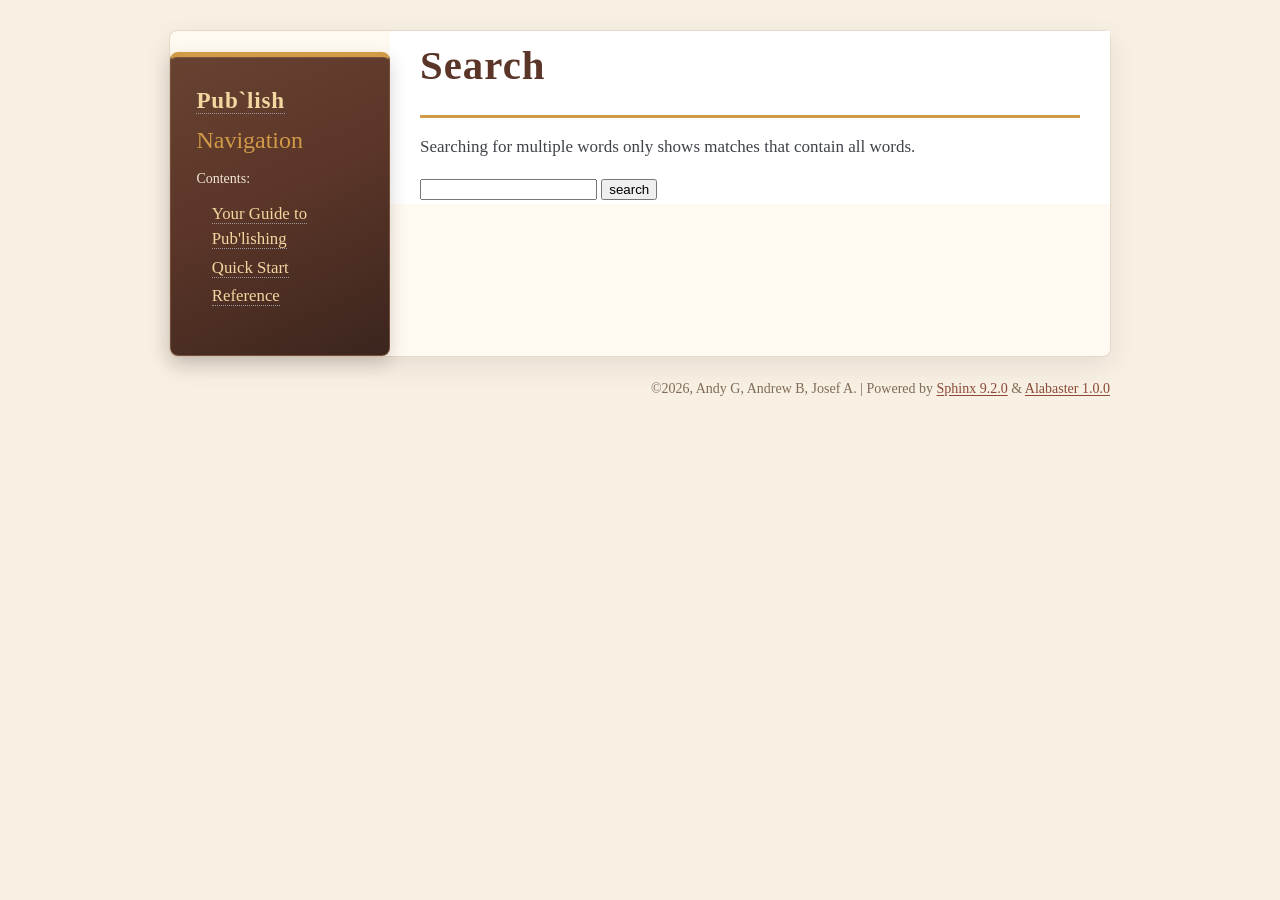
<file: search.html>
<!DOCTYPE html>

<html lang="en" data-content_root="./">
  <head>
    <meta charset="utf-8" />
    <meta name="viewport" content="width=device-width, initial-scale=1.0" />
    <title>Search &#8212; Pub`lish 1.0.0 documentation</title>
    <link rel="stylesheet" type="text/css" href="_static/pygments.css?v=5ecbeea2" />
    <link rel="stylesheet" type="text/css" href="_static/basic.css?v=b08954a9" />
    <link rel="stylesheet" type="text/css" href="_static/alabaster.css?v=27fed22d" />
    <link rel="stylesheet" type="text/css" href="_static/custom.css?v=14e20edf" />
    
    <script src="_static/documentation_options.js?v=8d563738"></script>
    <script src="_static/doctools.js?v=fd6eb6e6"></script>
    <script src="_static/sphinx_highlight.js?v=6ffebe34"></script>
    <script src="_static/searchtools.js"></script>
    <script src="_static/language_data.js"></script>
    <link rel="index" title="Index" href="genindex.html" />
    <link rel="search" title="Search" href="#" />
    <script src="searchindex.js" defer="defer"></script>
    <meta name="robots" content="noindex" />
    
   
  <link rel="stylesheet" href="_static/custom.css" type="text/css" />
  

  
  


  </head><body>
  

    <div class="document">
      <div class="documentwrapper">
        <div class="bodywrapper">
          

          <div class="body" role="main">
            
  <h1 id="search-documentation">Search</h1>
  
  <noscript>
  <div class="admonition warning">
  <p>
    Please activate JavaScript to enable the search
    functionality.
  </p>
  </div>
  </noscript>
  
  
  <p>
    Searching for multiple words only shows matches that contain
    all words.
  </p>
  
  
  <form action="" method="get">
    <input type="text" name="q" aria-labelledby="search-documentation" value="" autocomplete="off" autocorrect="off" autocapitalize="off" spellcheck="false"/>
    <input type="submit" value="search" />
    <span id="search-progress" style="padding-left: 10px"></span>
  </form>
  
  
  <div id="search-results"></div>
  

          </div>
          
        </div>
      </div>
      <div class="sphinxsidebar" role="navigation" aria-label="Main">
        <div class="sphinxsidebarwrapper">
<h1 class="logo"><a href="index.html">Pub`lish</a></h1>








<h3>Navigation</h3>
<p class="caption" role="heading"><span class="caption-text">Contents:</span></p>
<ul>
<li class="toctree-l1"><a class="reference internal" href="guide.html">Your Guide to Pub'lishing</a></li>
<li class="toctree-l1"><a class="reference internal" href="quickstart.html">Quick Start</a></li>
<li class="toctree-l1"><a class="reference internal" href="reference.html">Reference</a></li>
</ul>

<div class="relations">
<h3>Related Topics</h3>
<ul>
  <li><a href="index.html">Documentation overview</a><ul>
  </ul></li>
</ul>
</div>








        </div>
      </div>
      <div class="clearer"></div>
    </div>
    <div class="footer">
      &#169;2026, Andy G, Andrew B, Josef A.
      
      |
      Powered by <a href="https://www.sphinx-doc.org/">Sphinx 9.2.0</a>
      &amp; <a href="https://alabaster.readthedocs.io">Alabaster 1.0.0</a>
      
    </div>

    

    
  </body>
</html>
</file>
<file: _static/pygments.css>
pre { line-height: 125%; }
td.linenos .normal { color: inherit; background-color: transparent; padding-left: 5px; padding-right: 5px; }
span.linenos { color: inherit; background-color: transparent; padding-left: 5px; padding-right: 5px; }
td.linenos .special { color: #000000; background-color: #ffffc0; padding-left: 5px; padding-right: 5px; }
span.linenos.special { color: #000000; background-color: #ffffc0; padding-left: 5px; padding-right: 5px; }
.highlight .hll { background-color: #ffffcc }
.highlight { background: #f8f8f8; }
.highlight .c { color: #8F5902; font-style: italic } /* Comment */
.highlight .err { color: #A40000; border: 1px solid #EF2929 } /* Error */
.highlight .g { color: #000 } /* Generic */
.highlight .k { color: #004461; font-weight: bold } /* Keyword */
.highlight .l { color: #000 } /* Literal */
.highlight .n { color: #000 } /* Name */
.highlight .o { color: #582800 } /* Operator */
.highlight .x { color: #000 } /* Other */
.highlight .p { color: #000; font-weight: bold } /* Punctuation */
.highlight .ch { color: #8F5902; font-style: italic } /* Comment.Hashbang */
.highlight .cm { color: #8F5902; font-style: italic } /* Comment.Multiline */
.highlight .cp { color: #8F5902 } /* Comment.Preproc */
.highlight .cpf { color: #8F5902; font-style: italic } /* Comment.PreprocFile */
.highlight .c1 { color: #8F5902; font-style: italic } /* Comment.Single */
.highlight .cs { color: #8F5902; font-style: italic } /* Comment.Special */
.highlight .gd { color: #A40000 } /* Generic.Deleted */
.highlight .ge { color: #000; font-style: italic } /* Generic.Emph */
.highlight .ges { color: #000 } /* Generic.EmphStrong */
.highlight .gr { color: #EF2929 } /* Generic.Error */
.highlight .gh { color: #000080; font-weight: bold } /* Generic.Heading */
.highlight .gi { color: #00A000 } /* Generic.Inserted */
.highlight .go { color: #888 } /* Generic.Output */
.highlight .gp { color: #745334 } /* Generic.Prompt */
.highlight .gs { color: #000; font-weight: bold } /* Generic.Strong */
.highlight .gu { color: #800080; font-weight: bold } /* Generic.Subheading */
.highlight .gt { color: #A40000; font-weight: bold } /* Generic.Traceback */
.highlight .kc { color: #004461; font-weight: bold } /* Keyword.Constant */
.highlight .kd { color: #004461; font-weight: bold } /* Keyword.Declaration */
.highlight .kn { color: #004461; font-weight: bold } /* Keyword.Namespace */
.highlight .kp { color: #004461; font-weight: bold } /* Keyword.Pseudo */
.highlight .kr { color: #004461; font-weight: bold } /* Keyword.Reserved */
.highlight .kt { color: #004461; font-weight: bold } /* Keyword.Type */
.highlight .ld { color: #000 } /* Literal.Date */
.highlight .m { color: #900 } /* Literal.Number */
.highlight .s { color: #4E9A06 } /* Literal.String */
.highlight .na { color: #C4A000 } /* Name.Attribute */
.highlight .nb { color: #004461 } /* Name.Builtin */
.highlight .nc { color: #000 } /* Name.Class */
.highlight .no { color: #000 } /* Name.Constant */
.highlight .nd { color: #888 } /* Name.Decorator */
.highlight .ni { color: #CE5C00 } /* Name.Entity */
.highlight .ne { color: #C00; font-weight: bold } /* Name.Exception */
.highlight .nf { color: #000 } /* Name.Function */
.highlight .nl { color: #F57900 } /* Name.Label */
.highlight .nn { color: #000 } /* Name.Namespace */
.highlight .nx { color: #000 } /* Name.Other */
.highlight .py { color: #000 } /* Name.Property */
.highlight .nt { color: #004461; font-weight: bold } /* Name.Tag */
.highlight .nv { color: #000 } /* Name.Variable */
.highlight .ow { color: #004461; font-weight: bold } /* Operator.Word */
.highlight .pm { color: #000; font-weight: bold } /* Punctuation.Marker */
.highlight .w { color: #F8F8F8 } /* Text.Whitespace */
.highlight .mb { color: #900 } /* Literal.Number.Bin */
.highlight .mf { color: #900 } /* Literal.Number.Float */
.highlight .mh { color: #900 } /* Literal.Number.Hex */
.highlight .mi { color: #900 } /* Literal.Number.Integer */
.highlight .mo { color: #900 } /* Literal.Number.Oct */
.highlight .sa { color: #4E9A06 } /* Literal.String.Affix */
.highlight .sb { color: #4E9A06 } /* Literal.String.Backtick */
.highlight .sc { color: #4E9A06 } /* Literal.String.Char */
.highlight .dl { color: #4E9A06 } /* Literal.String.Delimiter */
.highlight .sd { color: #8F5902; font-style: italic } /* Literal.String.Doc */
.highlight .s2 { color: #4E9A06 } /* Literal.String.Double */
.highlight .se { color: #4E9A06 } /* Literal.String.Escape */
.highlight .sh { color: #4E9A06 } /* Literal.String.Heredoc */
.highlight .si { color: #4E9A06 } /* Literal.String.Interpol */
.highlight .sx { color: #4E9A06 } /* Literal.String.Other */
.highlight .sr { color: #4E9A06 } /* Literal.String.Regex */
.highlight .s1 { color: #4E9A06 } /* Literal.String.Single */
.highlight .ss { color: #4E9A06 } /* Literal.String.Symbol */
.highlight .bp { color: #3465A4 } /* Name.Builtin.Pseudo */
.highlight .fm { color: #000 } /* Name.Function.Magic */
.highlight .vc { color: #000 } /* Name.Variable.Class */
.highlight .vg { color: #000 } /* Name.Variable.Global */
.highlight .vi { color: #000 } /* Name.Variable.Instance */
.highlight .vm { color: #000 } /* Name.Variable.Magic */
.highlight .il { color: #900 } /* Literal.Number.Integer.Long */
</file>
<file: _static/basic.css>
/*
 * Sphinx stylesheet -- basic theme.
 */

/* -- main layout ----------------------------------------------------------- */

div.clearer {
    clear: both;
}

div.section::after {
    display: block;
    content: '';
    clear: left;
}

/* -- relbar ---------------------------------------------------------------- */

div.related {
    width: 100%;
    font-size: 90%;
}

div.related h3 {
    display: none;
}

div.related ul {
    margin: 0;
    padding: 0 0 0 10px;
    list-style: none;
}

div.related li {
    display: inline;
}

div.related li.right {
    float: right;
    margin-right: 5px;
}

/* -- sidebar --------------------------------------------------------------- */

div.sphinxsidebarwrapper {
    padding: 10px 5px 0 10px;
}

div.sphinxsidebar {
    float: left;
    width: 230px;
    margin-left: -100%;
    font-size: 90%;
    word-wrap: break-word;
    overflow-wrap : break-word;
}

div.sphinxsidebar ul {
    list-style: none;
}

div.sphinxsidebar ul ul,
div.sphinxsidebar ul.want-points {
    margin-left: 20px;
    list-style: square;
}

div.sphinxsidebar ul ul {
    margin-top: 0;
    margin-bottom: 0;
}

div.sphinxsidebar form {
    margin-top: 10px;
}

div.sphinxsidebar input {
    border: 1px solid #98dbcc;
    font-family: sans-serif;
    font-size: 1em;
}

div.sphinxsidebar #searchbox form.search {
    overflow: hidden;
}

div.sphinxsidebar #searchbox input[type="text"] {
    float: left;
    width: 80%;
    padding: 0.25em;
    box-sizing: border-box;
}

div.sphinxsidebar #searchbox input[type="submit"] {
    float: left;
    width: 20%;
    border-left: none;
    padding: 0.25em;
    box-sizing: border-box;
}


img {
    border: 0;
    max-width: 100%;
}

/* -- search page ----------------------------------------------------------- */

ul.search {
    margin-top: 10px;
}

ul.search li {
    padding: 5px 0;
}

ul.search li a {
    font-weight: bold;
}

ul.search li p.context {
    color: #888;
    margin: 2px 0 0 30px;
    text-align: left;
}

ul.keywordmatches li.goodmatch a {
    font-weight: bold;
}

/* -- index page ------------------------------------------------------------ */

table.contentstable {
    width: 90%;
    margin-left: auto;
    margin-right: auto;
}

table.contentstable p.biglink {
    line-height: 150%;
}

a.biglink {
    font-size: 1.3em;
}

span.linkdescr {
    font-style: italic;
    padding-top: 5px;
    font-size: 90%;
}

/* -- general index --------------------------------------------------------- */

table.indextable {
    width: 100%;
}

table.indextable td {
    text-align: left;
    vertical-align: top;
}

table.indextable ul {
    margin-top: 0;
    margin-bottom: 0;
    list-style-type: none;
}

table.indextable > tbody > tr > td > ul {
    padding-left: 0em;
}

table.indextable tr.pcap {
    height: 10px;
}

table.indextable tr.cap {
    margin-top: 10px;
    background-color: #f2f2f2;
}

img.toggler {
    margin-right: 3px;
    margin-top: 3px;
    cursor: pointer;
}

div.modindex-jumpbox {
    border-top: 1px solid #ddd;
    border-bottom: 1px solid #ddd;
    margin: 1em 0 1em 0;
    padding: 0.4em;
}

div.genindex-jumpbox {
    border-top: 1px solid #ddd;
    border-bottom: 1px solid #ddd;
    margin: 1em 0 1em 0;
    padding: 0.4em;
}

/* -- domain module index --------------------------------------------------- */

table.modindextable td {
    padding: 2px;
    border-collapse: collapse;
}

/* -- general body styles --------------------------------------------------- */

div.body {
    min-width: inherit;
    max-width: 800px;
}

div.body p, div.body dd, div.body li, div.body blockquote {
    -moz-hyphens: auto;
    -ms-hyphens: auto;
    -webkit-hyphens: auto;
    hyphens: auto;
}

a.headerlink {
    visibility: hidden;
}

a:visited {
    color: #551A8B;
}

h1:hover > a.headerlink,
h2:hover > a.headerlink,
h3:hover > a.headerlink,
h4:hover > a.headerlink,
h5:hover > a.headerlink,
h6:hover > a.headerlink,
dt:hover > a.headerlink,
caption:hover > a.headerlink,
p.caption:hover > a.headerlink,
div.code-block-caption:hover > a.headerlink {
    visibility: visible;
}

div.body p.caption {
    text-align: inherit;
}

div.body td {
    text-align: left;
}

.first {
    margin-top: 0 !important;
}

p.rubric {
    margin-top: 30px;
    font-weight: bold;
}

img.align-left, figure.align-left, .figure.align-left, object.align-left {
    clear: left;
    float: left;
    margin-right: 1em;
}

img.align-right, figure.align-right, .figure.align-right, object.align-right {
    clear: right;
    float: right;
    margin-left: 1em;
}

img.align-center, figure.align-center, .figure.align-center, object.align-center {
  display: block;
  margin-left: auto;
  margin-right: auto;
}

img.align-default, figure.align-default, .figure.align-default {
  display: block;
  margin-left: auto;
  margin-right: auto;
}

.align-left {
    text-align: left;
}

.align-center {
    text-align: center;
}

.align-default {
    text-align: center;
}

.align-right {
    text-align: right;
}

/* -- sidebars -------------------------------------------------------------- */

div.sidebar,
aside.sidebar {
    margin: 0 0 0.5em 1em;
    border: 1px solid #ddb;
    padding: 7px;
    background-color: #ffe;
    width: 40%;
    float: right;
    clear: right;
    overflow-x: auto;
}

p.sidebar-title {
    font-weight: bold;
}

nav.contents,
aside.topic,
div.admonition, div.topic, blockquote {
    clear: left;
}

/* -- topics ---------------------------------------------------------------- */

nav.contents,
aside.topic,
div.topic {
    border: 1px solid #ccc;
    padding: 7px;
    margin: 10px 0 10px 0;
}

p.topic-title {
    font-size: 1.1em;
    font-weight: bold;
    margin-top: 10px;
}

/* -- admonitions ----------------------------------------------------------- */

div.admonition {
    margin-top: 10px;
    margin-bottom: 10px;
    padding: 7px;
}

div.admonition dt {
    font-weight: bold;
}

p.admonition-title {
    margin: 0px 10px 5px 0px;
    font-weight: bold;
}

div.body p.centered {
    text-align: center;
    margin-top: 25px;
}

/* -- content of sidebars/topics/admonitions -------------------------------- */

div.sidebar > :last-child,
aside.sidebar > :last-child,
nav.contents > :last-child,
aside.topic > :last-child,
div.topic > :last-child,
div.admonition > :last-child {
    margin-bottom: 0;
}

div.sidebar::after,
aside.sidebar::after,
nav.contents::after,
aside.topic::after,
div.topic::after,
div.admonition::after,
blockquote::after {
    display: block;
    content: '';
    clear: both;
}

/* -- tables ---------------------------------------------------------------- */

table.docutils {
    margin-top: 10px;
    margin-bottom: 10px;
    border: 0;
    border-collapse: collapse;
}

table.align-center {
    margin-left: auto;
    margin-right: auto;
}

table.align-default {
    margin-left: auto;
    margin-right: auto;
}

table caption span.caption-number {
    font-style: italic;
}

table caption span.caption-text {
}

table.docutils td, table.docutils th {
    padding: 1px 8px 1px 5px;
    border-top: 0;
    border-left: 0;
    border-right: 0;
    border-bottom: 1px solid #aaa;
}

th {
    text-align: left;
    padding-right: 5px;
}

table.citation {
    border-left: solid 1px gray;
    margin-left: 1px;
}

table.citation td {
    border-bottom: none;
}

th > :first-child,
td > :first-child {
    margin-top: 0px;
}

th > :last-child,
td > :last-child {
    margin-bottom: 0px;
}

/* -- figures --------------------------------------------------------------- */

div.figure, figure {
    margin: 0.5em;
    padding: 0.5em;
}

div.figure p.caption, figcaption {
    padding: 0.3em;
}

div.figure p.caption span.caption-number,
figcaption span.caption-number {
    font-style: italic;
}

div.figure p.caption span.caption-text,
figcaption span.caption-text {
}

/* -- field list styles ----------------------------------------------------- */

table.field-list td, table.field-list th {
    border: 0 !important;
}

.field-list ul {
    margin: 0;
    padding-left: 1em;
}

.field-list p {
    margin: 0;
}

.field-name {
    -moz-hyphens: manual;
    -ms-hyphens: manual;
    -webkit-hyphens: manual;
    hyphens: manual;
}

/* -- hlist styles ---------------------------------------------------------- */

table.hlist {
    margin: 1em 0;
}

table.hlist td {
    vertical-align: top;
}

/* -- object description styles --------------------------------------------- */

.sig {
	font-family: 'Consolas', 'Menlo', 'DejaVu Sans Mono', 'Bitstream Vera Sans Mono', monospace;
}

.sig-name, code.descname {
    background-color: transparent;
    font-weight: bold;
}

.sig-name {
	font-size: 1.1em;
}

code.descname {
    font-size: 1.2em;
}

.sig-prename, code.descclassname {
    background-color: transparent;
}

.optional {
    font-size: 1.3em;
}

.sig-paren {
    font-size: larger;
}

.sig-param.n {
	font-style: italic;
}

/* C++ specific styling */

.sig-inline.c-texpr,
.sig-inline.cpp-texpr {
	font-family: unset;
}

.sig.c   .k, .sig.c   .kt,
.sig.cpp .k, .sig.cpp .kt {
	color: #0033B3;
}

.sig.c   .m,
.sig.cpp .m {
	color: #1750EB;
}

.sig.c   .s, .sig.c   .sc,
.sig.cpp .s, .sig.cpp .sc {
	color: #067D17;
}


/* -- other body styles ----------------------------------------------------- */

ol.arabic {
    list-style: decimal;
}

ol.loweralpha {
    list-style: lower-alpha;
}

ol.upperalpha {
    list-style: upper-alpha;
}

ol.lowerroman {
    list-style: lower-roman;
}

ol.upperroman {
    list-style: upper-roman;
}

:not(li) > ol > li:first-child > :first-child,
:not(li) > ul > li:first-child > :first-child {
    margin-top: 0px;
}

:not(li) > ol > li:last-child > :last-child,
:not(li) > ul > li:last-child > :last-child {
    margin-bottom: 0px;
}

ol.simple ol p,
ol.simple ul p,
ul.simple ol p,
ul.simple ul p {
    margin-top: 0;
}

ol.simple > li:not(:first-child) > p,
ul.simple > li:not(:first-child) > p {
    margin-top: 0;
}

ol.simple p,
ul.simple p {
    margin-bottom: 0;
}

aside.footnote > span,
div.citation > span {
    float: left;
}
aside.footnote > span:last-of-type,
div.citation > span:last-of-type {
  padding-right: 0.5em;
}
aside.footnote > p {
  margin-left: 2em;
}
div.citation > p {
  margin-left: 4em;
}
aside.footnote > p:last-of-type,
div.citation > p:last-of-type {
    margin-bottom: 0em;
}
aside.footnote > p:last-of-type:after,
div.citation > p:last-of-type:after {
    content: "";
    clear: both;
}

dl.field-list {
    display: grid;
    grid-template-columns: fit-content(30%) auto;
}

dl.field-list > dt {
    font-weight: bold;
    word-break: break-word;
    padding-left: 0.5em;
    padding-right: 5px;
}

dl.field-list > dd {
    padding-left: 0.5em;
    margin-top: 0em;
    margin-left: 0em;
    margin-bottom: 0em;
}

dl {
    margin-bottom: 15px;
}

dd > :first-child {
    margin-top: 0px;
}

dd ul, dd table {
    margin-bottom: 10px;
}

dd {
    margin-top: 3px;
    margin-bottom: 10px;
    margin-left: 30px;
}

.sig dd {
    margin-top: 0px;
    margin-bottom: 0px;
}

.sig dl {
    margin-top: 0px;
    margin-bottom: 0px;
}

dl > dd:last-child,
dl > dd:last-child > :last-child {
    margin-bottom: 0;
}

dt:target, span.highlighted {
    background-color: #fbe54e;
}

rect.highlighted {
    fill: #fbe54e;
}

dl.glossary dt {
    font-weight: bold;
    font-size: 1.1em;
}

.versionmodified {
    font-style: italic;
}

.system-message {
    background-color: #fda;
    padding: 5px;
    border: 3px solid red;
}

.footnote:target  {
    background-color: #ffa;
}

.line-block {
    display: block;
    margin-top: 1em;
    margin-bottom: 1em;
}

.line-block .line-block {
    margin-top: 0;
    margin-bottom: 0;
    margin-left: 1.5em;
}

.guilabel, .menuselection {
    font-family: sans-serif;
}

.accelerator {
    text-decoration: underline;
}

.classifier {
    font-style: oblique;
}

.classifier:before {
    font-style: normal;
    margin: 0 0.5em;
    content: ":";
    display: inline-block;
}

abbr, acronym {
    border-bottom: dotted 1px;
    cursor: help;
}

/* -- code displays --------------------------------------------------------- */

pre {
    overflow: auto;
    overflow-y: hidden;  /* fixes display issues on Chrome browsers */
}

pre, div[class*="highlight-"] {
    clear: both;
}

span.pre {
    -moz-hyphens: none;
    -ms-hyphens: none;
    -webkit-hyphens: none;
    hyphens: none;
    white-space: nowrap;
}

div[class*="highlight-"] {
    margin: 1em 0;
}

td.linenos pre {
    border: 0;
    background-color: transparent;
    color: #aaa;
}

table.highlighttable {
    display: block;
}

table.highlighttable tbody {
    display: block;
}

table.highlighttable tr {
    display: flex;
}

table.highlighttable td {
    margin: 0;
    padding: 0;
}

table.highlighttable td.linenos {
    padding-right: 0.5em;
}

table.highlighttable td.code {
    flex: 1;
    overflow: hidden;
}

.highlight .hll {
    display: block;
}

div.highlight pre,
table.highlighttable pre {
    margin: 0;
}

div.code-block-caption + div {
    margin-top: 0;
}

div.code-block-caption {
    margin-top: 1em;
    padding: 2px 5px;
    font-size: small;
}

div.code-block-caption code {
    background-color: transparent;
}

table.highlighttable td.linenos,
span.linenos,
div.highlight span.gp {  /* gp: Generic.Prompt */
  user-select: none;
  -webkit-user-select: text; /* Safari fallback only */
  -webkit-user-select: none; /* Chrome/Safari */
  -moz-user-select: none; /* Firefox */
  -ms-user-select: none; /* IE10+ */
}

div.code-block-caption span.caption-number {
    padding: 0.1em 0.3em;
    font-style: italic;
}

div.code-block-caption span.caption-text {
}

div.literal-block-wrapper {
    margin: 1em 0;
}

code.xref, a code {
    background-color: transparent;
    font-weight: bold;
}

h1 code, h2 code, h3 code, h4 code, h5 code, h6 code {
    background-color: transparent;
}

.viewcode-link {
    float: right;
}

.viewcode-back {
    float: right;
    font-family: sans-serif;
}

div.viewcode-block:target {
    margin: -1px -10px;
    padding: 0 10px;
}

/* -- math display ---------------------------------------------------------- */

img.math {
    vertical-align: middle;
}

div.body div.math p {
    text-align: center;
}

span.eqno {
    float: right;
}

span.eqno a.headerlink {
    position: absolute;
    z-index: 1;
}

div.math:hover a.headerlink {
    visibility: visible;
}

/* -- printout stylesheet --------------------------------------------------- */

@media print {
    div.document,
    div.documentwrapper,
    div.bodywrapper {
        margin: 0 !important;
        width: 100%;
    }

    div.sphinxsidebar,
    div.related,
    div.footer,
    #top-link {
        display: none;
    }
}
</file>
<file: _static/alabaster.css>
/* -- page layout ----------------------------------------------------------- */

body {
    font-family: Georgia, serif;
    font-size: 17px;
    background-color: #fff;
    color: #000;
    margin: 0;
    padding: 0;
}


div.document {
    width: 940px;
    margin: 30px auto 0 auto;
}

div.documentwrapper {
    float: left;
    width: 100%;
}

div.bodywrapper {
    margin: 0 0 0 220px;
}

div.sphinxsidebar {
    width: 220px;
    font-size: 14px;
    line-height: 1.5;
}

hr {
    border: 1px solid #B1B4B6;
}

div.body {
    background-color: #fff;
    color: #3E4349;
    padding: 0 30px 0 30px;
}

div.body > .section {
    text-align: left;
}

div.footer {
    width: 940px;
    margin: 20px auto 30px auto;
    font-size: 14px;
    color: #888;
    text-align: right;
}

div.footer a {
    color: #888;
}

p.caption {
    font-family: inherit;
    font-size: inherit;
}


div.relations {
    display: none;
}


div.sphinxsidebar {
    max-height: 100%;
    overflow-y: auto;
}

div.sphinxsidebar a {
    color: #444;
    text-decoration: none;
    border-bottom: 1px dotted #999;
}

div.sphinxsidebar a:hover {
    border-bottom: 1px solid #999;
}

div.sphinxsidebarwrapper {
    padding: 18px 10px;
}

div.sphinxsidebarwrapper p.logo {
    padding: 0;
    margin: -10px 0 0 0px;
    text-align: center;
}

div.sphinxsidebarwrapper h1.logo {
    margin-top: -10px;
    text-align: center;
    margin-bottom: 5px;
    text-align: left;
}

div.sphinxsidebarwrapper h1.logo-name {
    margin-top: 0px;
}

div.sphinxsidebarwrapper p.blurb {
    margin-top: 0;
    font-style: normal;
}

div.sphinxsidebar h3,
div.sphinxsidebar h4 {
    font-family: Georgia, serif;
    color: #444;
    font-size: 24px;
    font-weight: normal;
    margin: 0 0 5px 0;
    padding: 0;
}

div.sphinxsidebar h4 {
    font-size: 20px;
}

div.sphinxsidebar h3 a {
    color: #444;
}

div.sphinxsidebar p.logo a,
div.sphinxsidebar h3 a,
div.sphinxsidebar p.logo a:hover,
div.sphinxsidebar h3 a:hover {
    border: none;
}

div.sphinxsidebar p {
    color: #555;
    margin: 10px 0;
}

div.sphinxsidebar ul {
    margin: 10px 0;
    padding: 0;
    color: #000;
}

div.sphinxsidebar ul li.toctree-l1 > a {
    font-size: 120%;
}

div.sphinxsidebar ul li.toctree-l2 > a {
    font-size: 110%;
}

div.sphinxsidebar input {
    border: 1px solid #CCC;
    font-family: Georgia, serif;
    font-size: 1em;
}

div.sphinxsidebar #searchbox {
    margin: 1em 0;
}

div.sphinxsidebar .search > div {
    display: table-cell;
}

div.sphinxsidebar hr {
    border: none;
    height: 1px;
    color: #AAA;
    background: #AAA;

    text-align: left;
    margin-left: 0;
    width: 50%;
}

div.sphinxsidebar .badge {
    border-bottom: none;
}

div.sphinxsidebar .badge:hover {
    border-bottom: none;
}

/* To address an issue with donation coming after search */
div.sphinxsidebar h3.donation {
    margin-top: 10px;
}

/* -- body styles ----------------------------------------------------------- */

a {
    color: #004B6B;
    text-decoration: underline;
}

a:hover {
    color: #6D4100;
    text-decoration: underline;
}

div.body h1,
div.body h2,
div.body h3,
div.body h4,
div.body h5,
div.body h6 {
    font-family: Georgia, serif;
    font-weight: normal;
    margin: 30px 0px 10px 0px;
    padding: 0;
}

div.body h1 { margin-top: 0; padding-top: 0; font-size: 240%; }
div.body h2 { font-size: 180%; }
div.body h3 { font-size: 150%; }
div.body h4 { font-size: 130%; }
div.body h5 { font-size: 100%; }
div.body h6 { font-size: 100%; }

a.headerlink {
    color: #DDD;
    padding: 0 4px;
    text-decoration: none;
}

a.headerlink:hover {
    color: #444;
    background: #EAEAEA;
}

div.body p, div.body dd, div.body li {
    line-height: 1.4em;
}

div.admonition {
    margin: 20px 0px;
    padding: 10px 30px;
    background-color: #EEE;
    border: 1px solid #CCC;
}

div.admonition tt.xref, div.admonition code.xref, div.admonition a tt {
    background-color: #FBFBFB;
    border-bottom: 1px solid #fafafa;
}

div.admonition p.admonition-title {
    font-family: Georgia, serif;
    font-weight: normal;
    font-size: 24px;
    margin: 0 0 10px 0;
    padding: 0;
    line-height: 1;
}

div.admonition p.last {
    margin-bottom: 0;
}

dt:target, .highlight {
    background: #FAF3E8;
}

div.warning {
    background-color: #FCC;
    border: 1px solid #FAA;
}

div.danger {
    background-color: #FCC;
    border: 1px solid #FAA;
    -moz-box-shadow: 2px 2px 4px #D52C2C;
    -webkit-box-shadow: 2px 2px 4px #D52C2C;
    box-shadow: 2px 2px 4px #D52C2C;
}

div.error {
    background-color: #FCC;
    border: 1px solid #FAA;
    -moz-box-shadow: 2px 2px 4px #D52C2C;
    -webkit-box-shadow: 2px 2px 4px #D52C2C;
    box-shadow: 2px 2px 4px #D52C2C;
}

div.caution {
    background-color: #FCC;
    border: 1px solid #FAA;
}

div.attention {
    background-color: #FCC;
    border: 1px solid #FAA;
}

div.important {
    background-color: #EEE;
    border: 1px solid #CCC;
}

div.note {
    background-color: #EEE;
    border: 1px solid #CCC;
}

div.tip {
    background-color: #EEE;
    border: 1px solid #CCC;
}

div.hint {
    background-color: #EEE;
    border: 1px solid #CCC;
}

div.seealso {
    background-color: #EEE;
    border: 1px solid #CCC;
}

div.topic {
    background-color: #EEE;
}

p.admonition-title {
    display: inline;
}

p.admonition-title:after {
    content: ":";
}

pre, tt, code {
    font-family: 'Consolas', 'Menlo', 'DejaVu Sans Mono', 'Bitstream Vera Sans Mono', monospace;
    font-size: 0.9em;
}

.hll {
    background-color: #FFC;
    margin: 0 -12px;
    padding: 0 12px;
    display: block;
}

img.screenshot {
}

tt.descname, tt.descclassname, code.descname, code.descclassname {
    font-size: 0.95em;
}

tt.descname, code.descname {
    padding-right: 0.08em;
}

img.screenshot {
    -moz-box-shadow: 2px 2px 4px #EEE;
    -webkit-box-shadow: 2px 2px 4px #EEE;
    box-shadow: 2px 2px 4px #EEE;
}

table.docutils {
    border: 1px solid #888;
    -moz-box-shadow: 2px 2px 4px #EEE;
    -webkit-box-shadow: 2px 2px 4px #EEE;
    box-shadow: 2px 2px 4px #EEE;
}

table.docutils td, table.docutils th {
    border: 1px solid #888;
    padding: 0.25em 0.7em;
}

table.field-list, table.footnote {
    border: none;
    -moz-box-shadow: none;
    -webkit-box-shadow: none;
    box-shadow: none;
}

table.footnote {
    margin: 15px 0;
    width: 100%;
    border: 1px solid #EEE;
    background: #FDFDFD;
    font-size: 0.9em;
}

table.footnote + table.footnote {
    margin-top: -15px;
    border-top: none;
}

table.field-list th {
    padding: 0 0.8em 0 0;
}

table.field-list td {
    padding: 0;
}

table.field-list p {
    margin-bottom: 0.8em;
}

/* Cloned from
 * https://github.com/sphinx-doc/sphinx/commit/ef60dbfce09286b20b7385333d63a60321784e68
 */
.field-name {
    -moz-hyphens: manual;
    -ms-hyphens: manual;
    -webkit-hyphens: manual;
    hyphens: manual;
}

table.footnote td.label {
    width: .1px;
    padding: 0.3em 0 0.3em 0.5em;
}

table.footnote td {
    padding: 0.3em 0.5em;
}

dl {
    margin-left: 0;
    margin-right: 0;
    margin-top: 0;
    padding: 0;
}

dl dd {
    margin-left: 30px;
}

blockquote {
    margin: 0 0 0 30px;
    padding: 0;
}

ul, ol {
    /* Matches the 30px from the narrow-screen "li > ul" selector below */
    margin: 10px 0 10px 30px;
    padding: 0;
}

pre {
    background: unset;
    padding: 7px 30px;
    margin: 15px 0px;
    line-height: 1.3em;
}

div.viewcode-block:target {
    background: #ffd;
}

dl pre, blockquote pre, li pre {
    margin-left: 0;
    padding-left: 30px;
}

tt, code {
    background-color: #ecf0f3;
    color: #222;
    /* padding: 1px 2px; */
}

tt.xref, code.xref, a tt {
    background-color: #FBFBFB;
    border-bottom: 1px solid #fff;
}

a.reference {
    text-decoration: none;
    border-bottom: 1px dotted #004B6B;
}

a.reference:hover {
    border-bottom: 1px solid #6D4100;
}

/* Don't put an underline on images */
a.image-reference, a.image-reference:hover {
    border-bottom: none;
}

a.footnote-reference {
    text-decoration: none;
    font-size: 0.7em;
    vertical-align: top;
    border-bottom: 1px dotted #004B6B;
}

a.footnote-reference:hover {
    border-bottom: 1px solid #6D4100;
}

a:hover tt, a:hover code {
    background: #EEE;
}

@media screen and (max-width: 940px) {

    body {
        margin: 0;
        padding: 20px 30px;
    }

    div.documentwrapper {
        float: none;
        background: #fff;
        margin-left: 0;
        margin-top: 0;
        margin-right: 0;
        margin-bottom: 0;
    }

    div.sphinxsidebar {
        display: block;
        float: none;
        width: unset;
        margin: 50px -30px -20px -30px;
        padding: 10px 20px;
        background: #333;
        color: #FFF;
    }

    div.sphinxsidebar h3, div.sphinxsidebar h4, div.sphinxsidebar p,
    div.sphinxsidebar h3 a {
        color: #fff;
    }

    div.sphinxsidebar a {
        color: #AAA;
    }

    div.sphinxsidebar p.logo {
        display: none;
    }

    div.document {
        width: 100%;
        margin: 0;
    }

    div.footer {
        display: none;
    }

    div.bodywrapper {
        margin: 0;
    }

    div.body {
        min-height: 0;
        min-width: auto; /* fixes width on small screens, breaks .hll */
        padding: 0;
    }
    
    .hll {
        /* "fixes" the breakage */
        width: max-content;
    }

    .rtd_doc_footer {
        display: none;
    }

    .document {
        width: auto;
    }

    .footer {
        width: auto;
    }

    .github {
        display: none;
    }

    ul {
        margin-left: 0;
    }

    li > ul {
       /* Matches the 30px from the "ul, ol" selector above */
        margin-left: 30px;
    }
}


/* misc. */

.revsys-inline {
    display: none!important;
}

/* Hide ugly table cell borders in ..bibliography:: directive output */
table.docutils.citation, table.docutils.citation td, table.docutils.citation th {
  border: none;
  /* Below needed in some edge cases; if not applied, bottom shadows appear */
  -moz-box-shadow: none;
  -webkit-box-shadow: none;
  box-shadow: none;
}


/* relbar */

.related {
    line-height: 30px;
    width: 100%;
    font-size: 0.9rem;
}

.related.top {
    border-bottom: 1px solid #EEE;
    margin-bottom: 20px;
}

.related.bottom {
    border-top: 1px solid #EEE;
}

.related ul {
    padding: 0;
    margin: 0;
    list-style: none;
}

.related li {
    display: inline;
}

nav#rellinks {
    float: right;
}

nav#rellinks li+li:before {
    content: "|";
}

nav#breadcrumbs li+li:before {
    content: "\00BB";
}

/* Hide certain items when printing */
@media print {
    div.related {
        display: none;
    }
}

img.github  {
    position: absolute;
    top: 0;
    border: 0;
    right: 0;
}
</file>
<file: _static/custom.css>
/* Pub'lish documentation theme: cozy pub */

:root {
  --pub-paper: #f7f0e3;
  --pub-paper-light: #fffaf1;
  --pub-ink: #493125;
  --pub-muted-ink: #604a3a;
  --pub-wood: #5a3528;
  --pub-wood-deep: #3b251e;
  --pub-amber: #d09a47;
  --pub-brick: #8b4937;
  --pub-sage: #647c5b;
  --pub-plum: #6d536f;
  --pub-copper: #b76e50;
  --pub-teal: #477c78;
  --pub-border: #c4b39f;
  --pub-grid: #806c59;
  --pub-display-font: "Uncial Antiqua", "IM FELL English", "Old English Text MT", "Palatino Linotype", Georgia, serif;
  --pub-body-font: "IM FELL English", "Palatino Linotype", "Book Antiqua", Georgia, serif;
}

html {
  background: var(--pub-paper);
}

body {
  color: var(--pub-ink);
  background: var(--pub-paper);
  font-family: var(--pub-body-font);
  line-height: 1.7;
}

div.document {
  background: var(--pub-paper-light);
  border: 1px solid #e5d8c5;
  border-radius: 8px;
  box-shadow: 0 8px 28px rgb(59 37 30 / 9%);
}

/* A stronger pub interior: dark stained wood with a warm brass edge. */
div.sphinxsidebar {
  box-sizing: border-box;
  margin-top: 1.5em;
  padding: 1.25em 1.1em;
  border: 1px solid #76503b;
  border-top: 5px solid var(--pub-amber);
  border-radius: 8px;
  background: linear-gradient(155deg, #684332 0%, var(--pub-wood) 48%, var(--pub-wood-deep) 100%);
  box-shadow: inset 0 1px 0 rgb(255 250 241 / 10%), 0 7px 18px rgb(59 37 30 / 20%);
}

div.sphinxsidebar p,
div.sphinxsidebar li {
  color: #f3e7d5;
}

div.sphinxsidebar ul {
  margin-left: 1.1em;
}

div.sphinxsidebar li {
  padding: 0.12em 0;
}

div.sphinxsidebar a {
  color: #f3d6a0;
  text-decoration: none;
}

div.sphinxsidebar a:hover,
div.sphinxsidebar a:focus {
  color: #fffaf1;
  text-decoration: underline;
}

div.sphinxsidebar .searchform {
  margin-top: 1.2em;
  padding-top: 1em;
  border-top: 1px solid rgb(247 240 227 / 25%);
}

div.sphinxsidebar input {
  box-sizing: border-box;
  max-width: 100%;
}

div.footer {
  color: #806c59;
}

div.footer a {
  color: var(--pub-brick);
}

div.body h1,
div.body h2,
div.body h3,
div.body h4,
div.body h5,
div.body h6 {
  color: var(--pub-wood);
  font-family: var(--pub-display-font);
  font-weight: 700;
}

div.body h1 {
  border-bottom: 3px solid var(--pub-amber);
  padding-bottom: 0.35em;
  letter-spacing: 0.025em;
}

div.body h2 {
  border-bottom: 1px solid var(--pub-border);
  padding-bottom: 0.2em;
}

a {
  color: var(--pub-brick);
  text-decoration-thickness: 1px;
  text-underline-offset: 0.15em;
}

a:hover,
a:focus {
  color: var(--pub-teal);
}

code,
pre,
div.highlight {
  border-color: #ddcbb3;
  border-radius: 5px;
}

code {
  color: var(--pub-wood);
  background: #f1e6d5;
}

pre,
div.highlight {
  background: #f3eadb;
}

table.docutils {
  border-color: var(--pub-border);
  box-shadow: 0 2px 8px rgb(59 37 30 / 5%);
}

table.docutils th {
  color: var(--pub-paper-light);
  background: var(--pub-wood);
}

table.docutils td,
table.docutils th {
  border-color: var(--pub-border);
}

table.docutils tr:nth-child(even) td {
  background: #f7f0e3;
}

hr {
  border: 0;
  border-top: 1px solid var(--pub-border);
}

/* Keep Alabaster's sidebar headings legible over the timber background. */
div.sphinxsidebar h3,
div.sphinxsidebar h4 {
  color: var(--pub-amber);
  font-family: var(--pub-display-font);
}

div.sphinxsidebar h1.logo {
  font-family: var(--pub-display-font);
  font-size: 1.65em;
  letter-spacing: 0.035em;
}

/* Callouts echo the chart palette while keeping the page easy to read. */
div.admonition {
  border: 1px solid var(--pub-border);
  border-left: 4px solid var(--pub-amber);
  border-radius: 4px;
  background: #fbf5ea;
}

div.note {
  border-left-color: var(--pub-teal);
}

div.warning,
div.danger {
  border-left-color: var(--pub-brick);
}

@media (prefers-reduced-motion: no-preference) {
  a {
    transition: color 140ms ease;
  }
}

@media (max-width: 700px) {
  div.document {
    border-radius: 0;
    box-shadow: none;
  }
}
</file>
